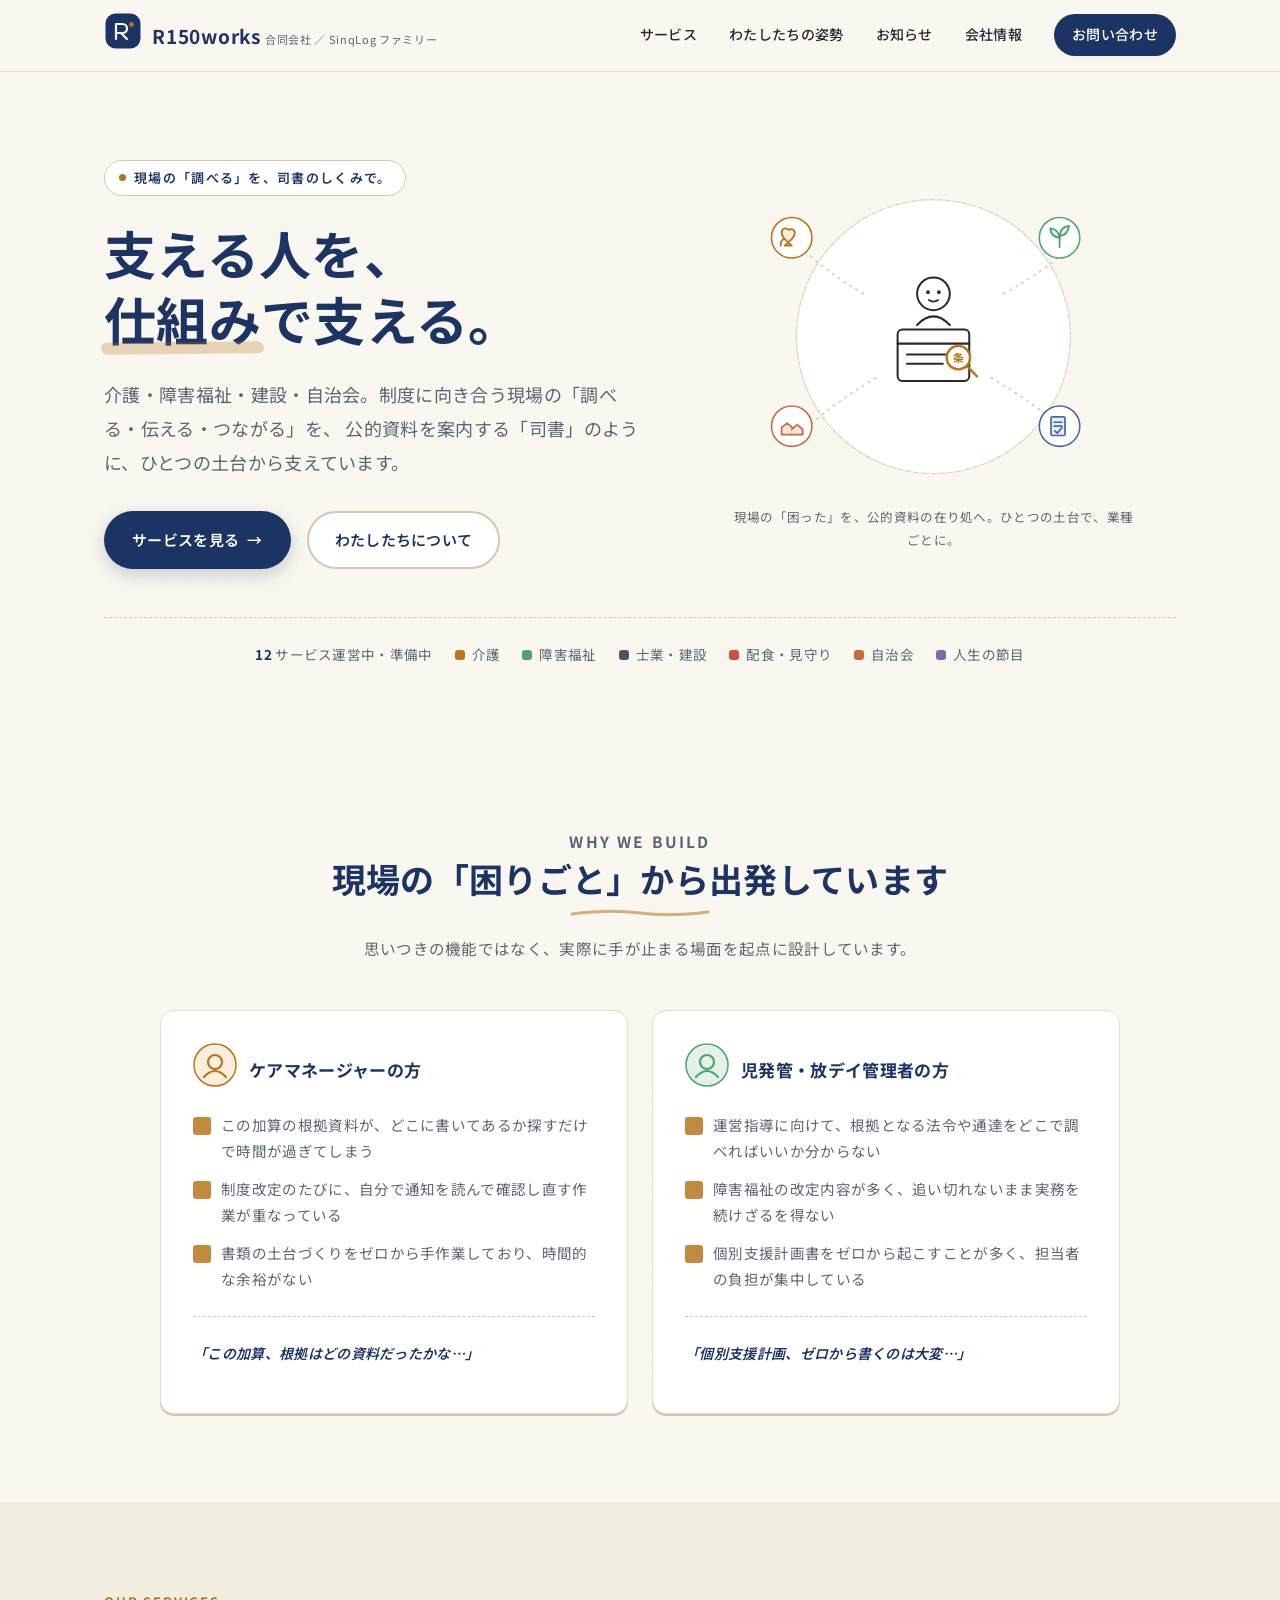
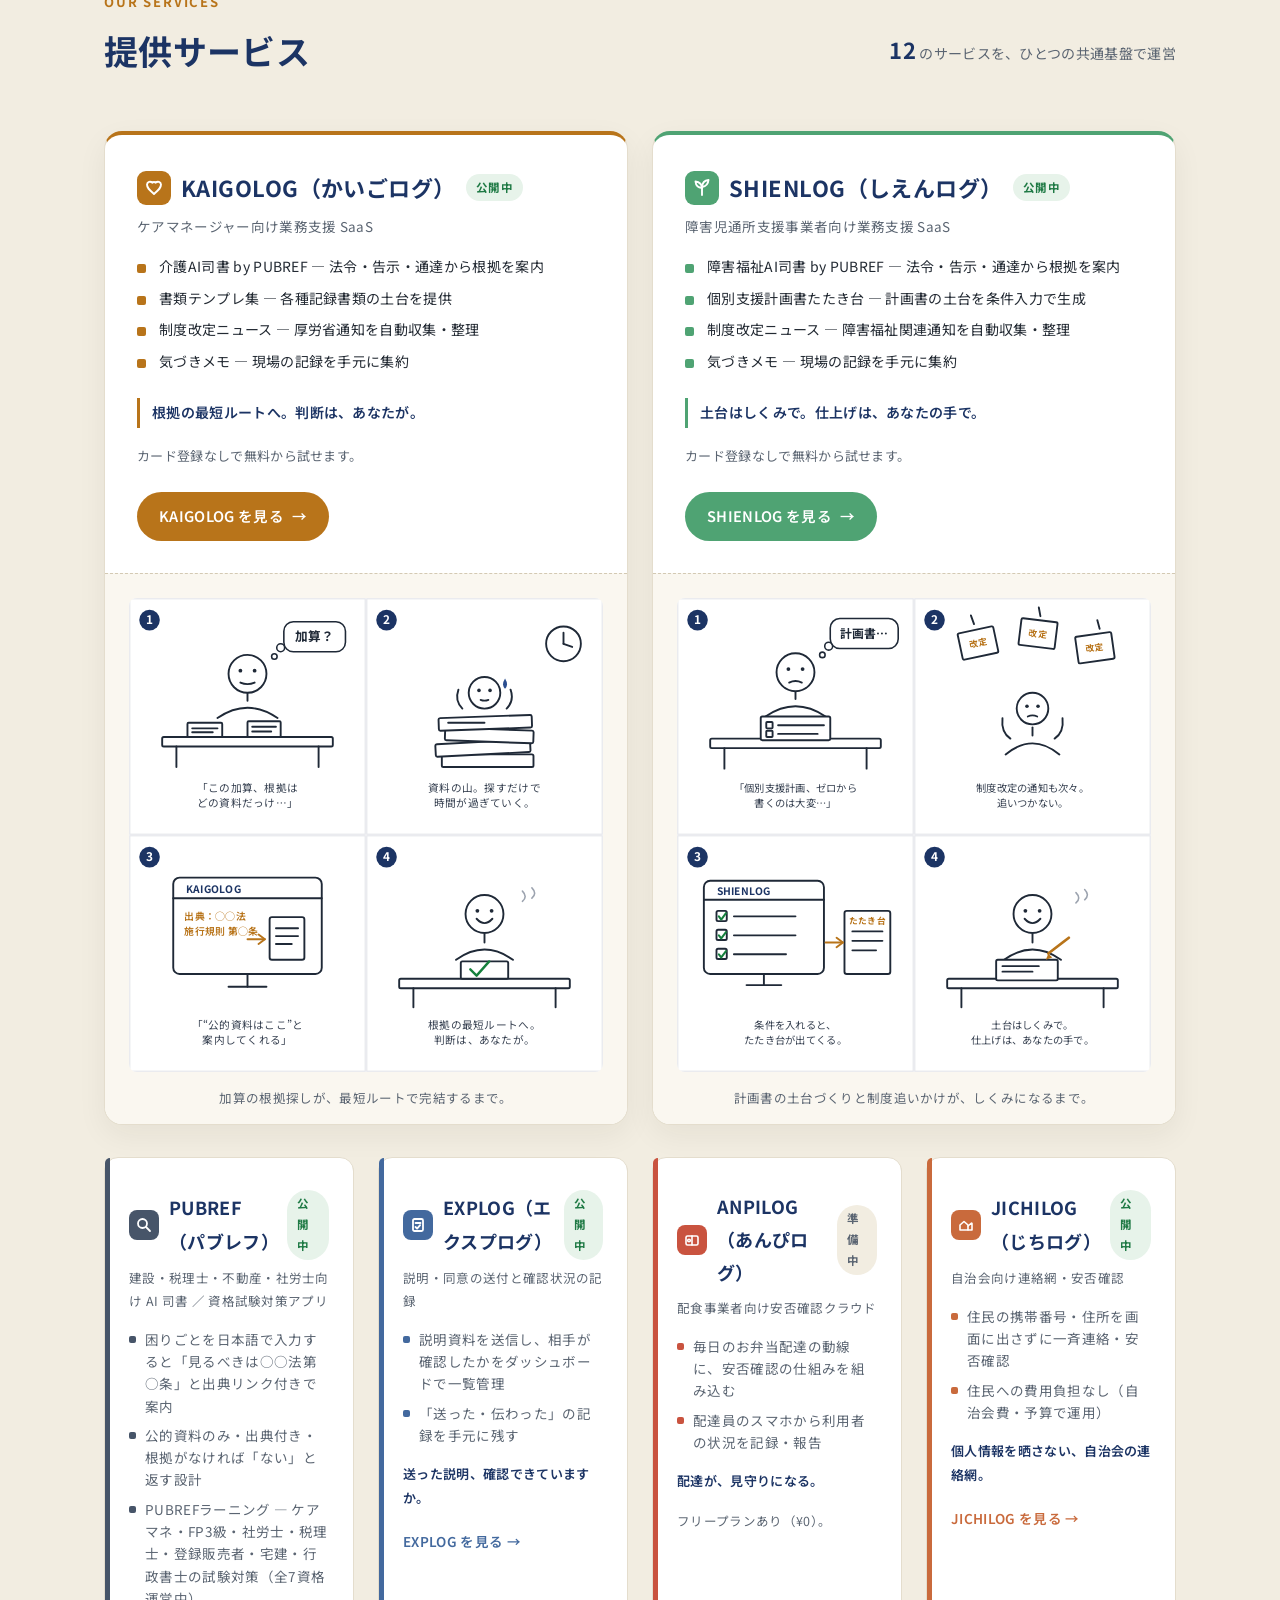
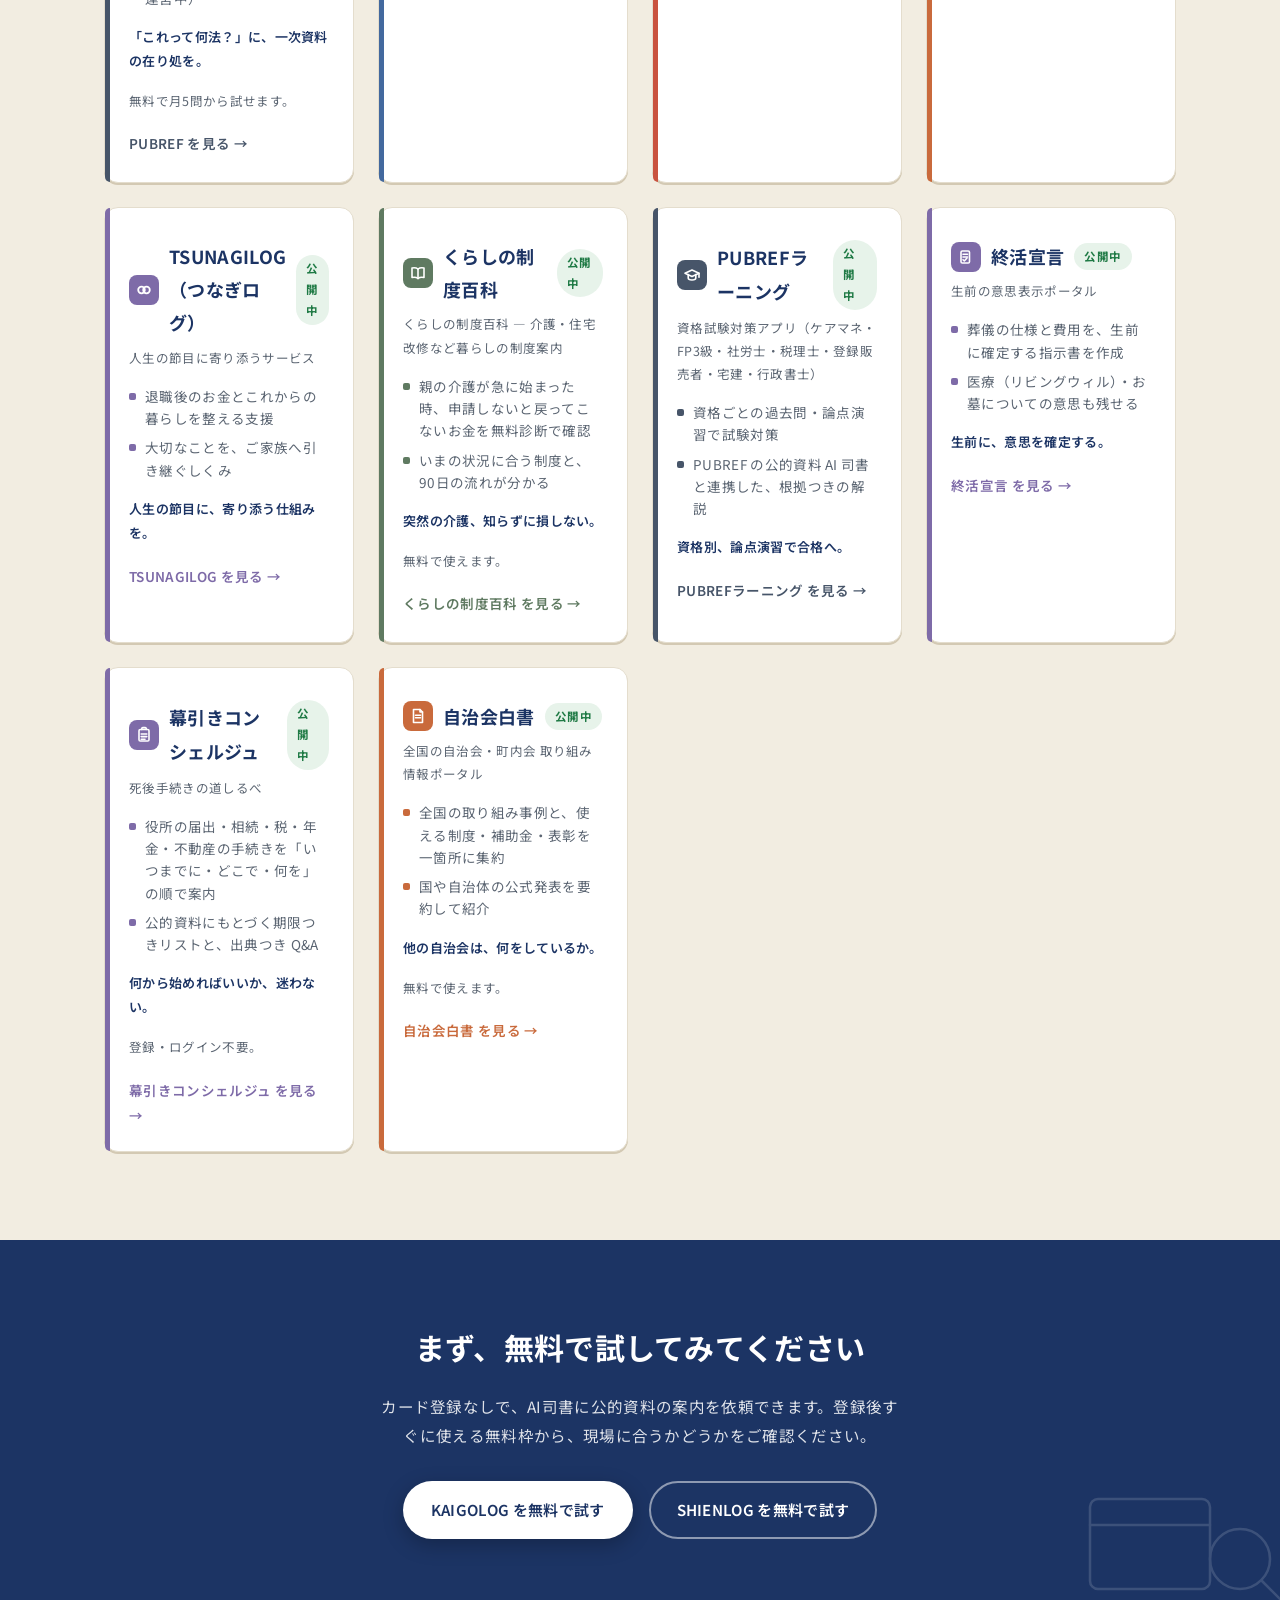
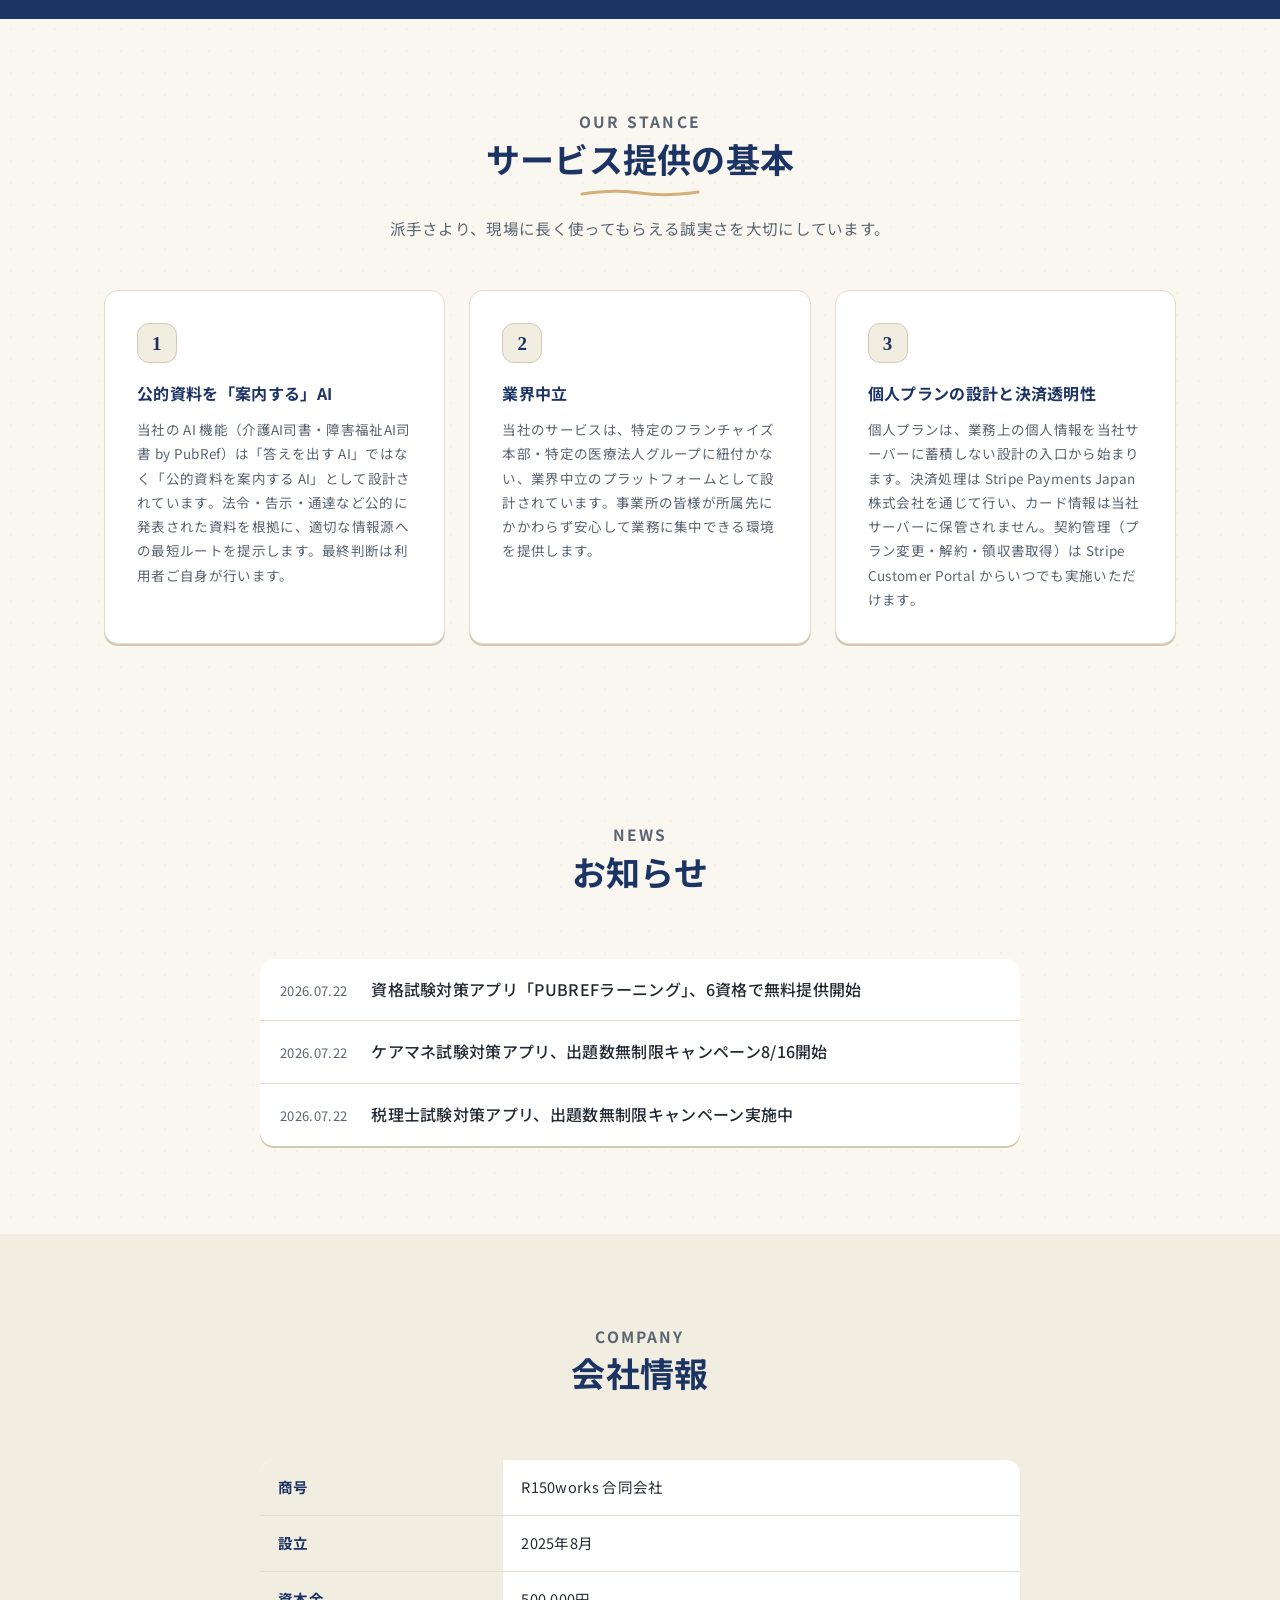
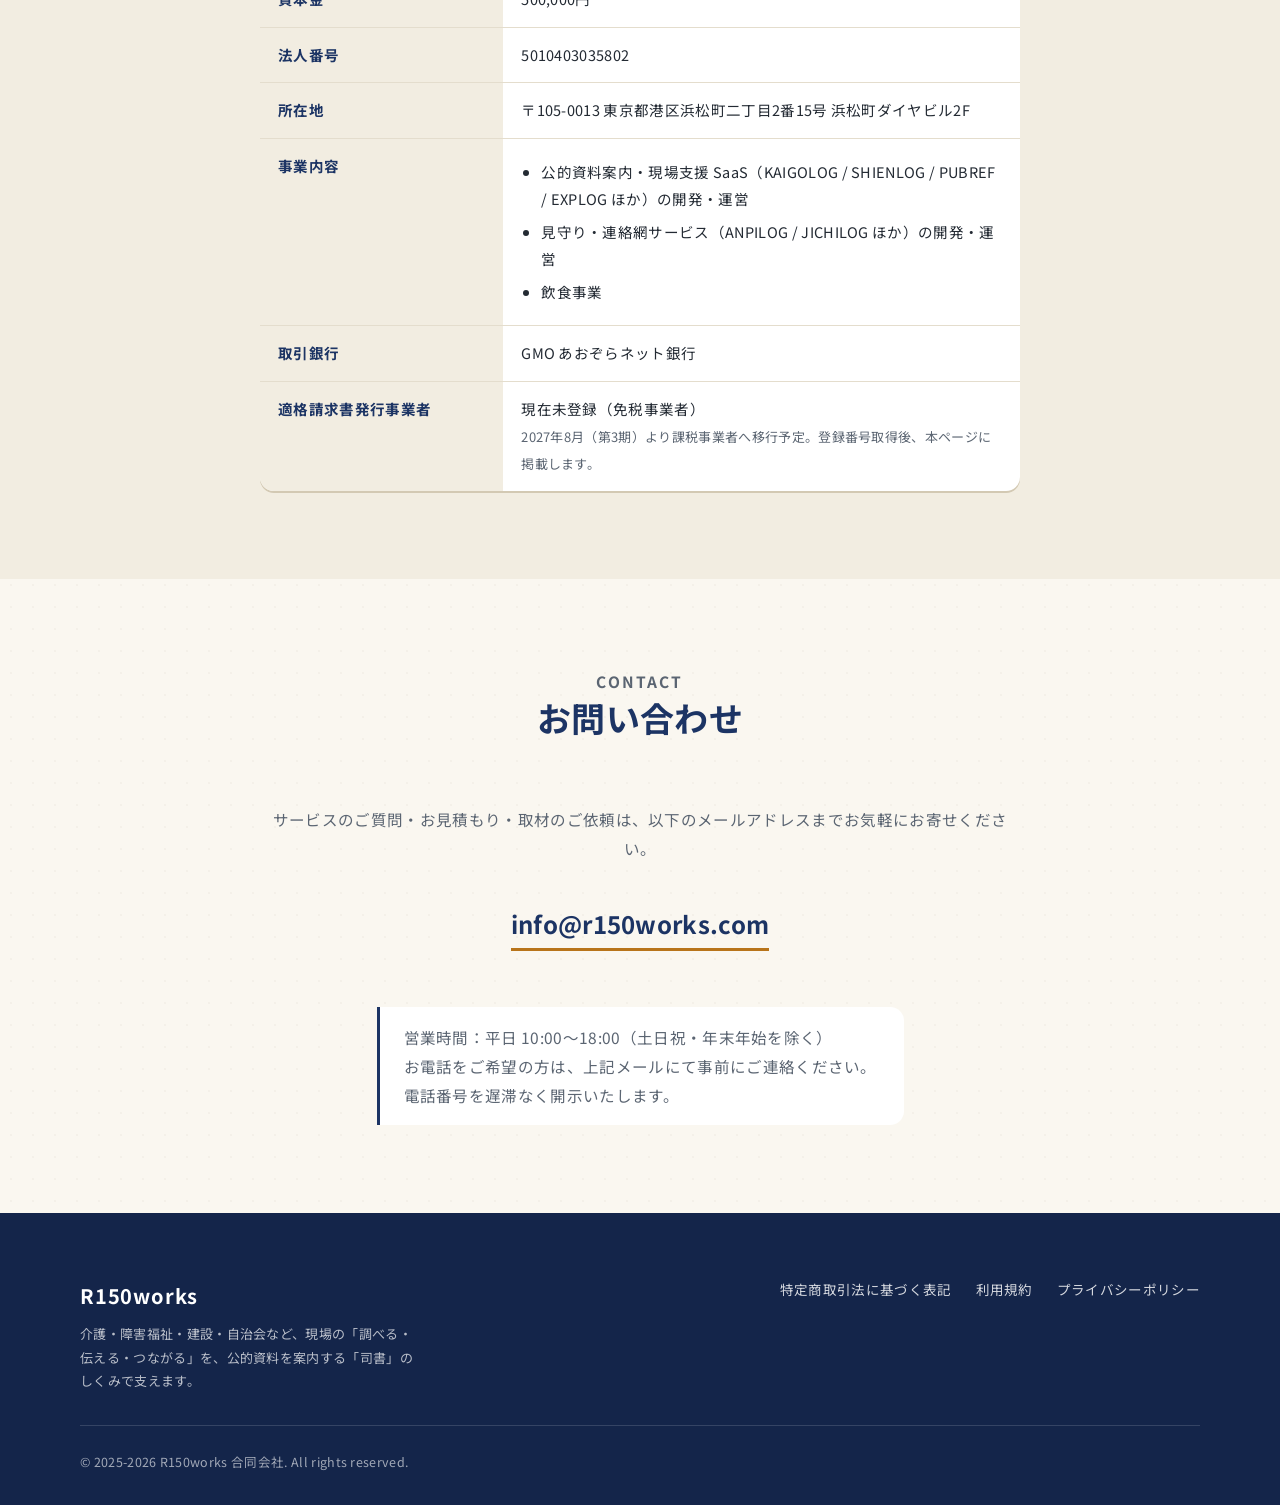
<file: index.html>
<!DOCTYPE html>
<html lang="ja">
<head>
<meta charset="UTF-8" />
<meta name="viewport" content="width=device-width, initial-scale=1.0" />
<title>R150works 合同会社 — 現場を支えるしくみを、つくる。</title>
<meta name="description" content="R150works 合同会社は、介護・障害福祉・建設・自治会など各現場の「調べる・伝える・つながる」を、公的資料を案内する「司書」のしくみで支える SaaS（SinqLog ファミリー）を開発・運営します。" />
<link rel="preconnect" href="https://fonts.googleapis.com">
<link rel="preconnect" href="https://fonts.gstatic.com" crossorigin>
<link href="https://fonts.googleapis.com/css2?family=Noto+Sans+JP:wght@400;500;600;700&display=swap" rel="stylesheet">
<style>
/* ============================================================
   R150works LP redesign v1 —「手描きの現場」
   方向性：温かい紙・手描き線画を全体の共通言語に。
   4コマ漫画の資産をサイトの"顔"へ引き上げる。
   ブランド：Primary #1c3464 維持／製品ごとの確定差し色を使用／
   Noto Sans JP／フォーマル寄り・絵文字なし・誇大表現なし。
   ============================================================ */

:root {
  --primary: #1c3464;
  --primary-dark: #14254a;
  --primary-light: #2a4d8f;
  --ink: #232a33;          /* 手描き線・本文の主色（真っ黒を避ける） */
  --ink-soft: #5b6572;
  --paper: #faf7f0;        /* 温かいオフホワイト紙 */
  --paper-deep: #f2ede1;   /* 一段濃い紙 */
  --card: #ffffff;
  --line: #e4ddcd;         /* 紙になじむ境界線 */
  --line-strong: #d3c9b3;

  /* 製品別 確定差し色（02_共通ブランド方針.md） */
  --kaigo:   #b8741a;
  --shien:   #4FA373;
  --pubref:  #475569;
  --explog:  #43699E;
  --anpi:    #C9533F;
  --jichi:   #C96A3C;
  --tsunagi: #7E6BA8;
  --kurashi: #5F7A61; /* KURASHILOG 確定差し色（02_共通ブランド方針.md 2026-07-13） */

  /* 余白スケール（4 の倍数で統一） */
  --s1: 4px;  --s2: 8px;  --s3: 16px; --s4: 24px;
  --s5: 32px; --s6: 48px; --s7: 64px; --s8: 96px;

  --wrap: 1120px;
  --wrap-text: 760px;
  --radius: 14px;
}

* { box-sizing: border-box; }

html { scroll-behavior: smooth; }

body {
  margin: 0;
  font-family: "Noto Sans JP", -apple-system, "Segoe UI", "Hiragino Sans", "Yu Gothic UI", sans-serif;
  color: var(--ink);
  background: var(--paper);
  line-height: 1.85;
  letter-spacing: 0.02em;
  font-size: 16px;
  /* 紙の微かな質感：薄いドット。過剰にしない。 */
  background-image: radial-gradient(rgba(120,100,60,0.045) 1px, transparent 1px);
  background-size: 22px 22px;
}

a { color: var(--primary); text-underline-offset: 3px; }

.wrap { max-width: var(--wrap); margin: 0 auto; padding: 0 var(--s4); }

/* ---------- ヘッダー ---------- */
.site-header {
  position: sticky; top: 0; z-index: 100;
  background: rgba(250,247,240,0.92);
  backdrop-filter: saturate(1.2) blur(6px);
  border-bottom: 1px solid var(--line);
}
.header-inner {
  max-width: var(--wrap); margin: 0 auto;
  padding: 12px var(--s4);
  display: flex; align-items: center; justify-content: space-between; gap: var(--s4);
  position: relative;
}
.nav-toggle {
  display: none; flex: 0 0 auto;
  flex-direction: column; justify-content: center; gap: 5px;
  width: 40px; height: 40px; padding: 8px; margin: 0;
  background: none; border: none; cursor: pointer;
}
.nav-toggle span { display: block; width: 100%; height: 2px; background: var(--primary); border-radius: 2px; }
.brand { display: flex; align-items: center; gap: 10px; text-decoration: none; }
.brand-mark { flex: 0 0 auto; }
.brand-name {
  font-weight: 700; font-size: 19px; color: var(--primary);
  letter-spacing: 0.04em;
}
.brand-sub { font-size: 11px; color: var(--ink-soft); letter-spacing: 0.06em; }

.site-nav { display: flex; align-items: center; gap: var(--s5); }
.site-nav a {
  color: var(--ink); text-decoration: none; font-size: 14px; font-weight: 500;
  white-space: nowrap; padding: 4px 0; position: relative;
}
.site-nav a:not(.nav-cta):hover { color: var(--primary); }
.site-nav a:not(.nav-cta)::after {
  content: ""; position: absolute; left: 0; bottom: -2px; width: 0; height: 2px;
  background: var(--kaigo); transition: width 0.2s;
}
.site-nav a:not(.nav-cta):hover::after { width: 100%; }
.nav-cta {
  background: var(--primary); color: #fff !important; border-radius: 999px;
  padding: 8px 18px !important; font-weight: 600;
}
.nav-cta:hover { background: var(--primary-light); }

/* ---------- ヒーロー ---------- */
.hero {
  position: relative; overflow: hidden;
  padding: clamp(48px, 8vw, 88px) 0 clamp(40px, 6vw, 72px);
}
.hero-grid {
  max-width: var(--wrap); margin: 0 auto; padding: 0 var(--s4);
  display: grid; grid-template-columns: 1.05fr 0.95fr; gap: clamp(24px, 4vw, 56px);
  align-items: center;
}
.hero-eyebrow {
  display: inline-flex; align-items: center; gap: 8px;
  font-size: 13px; font-weight: 600; letter-spacing: 0.1em; color: var(--primary);
  background: #fff; border: 1px solid var(--line-strong);
  padding: 5px 14px; border-radius: 999px; margin-bottom: var(--s4);
}
.hero-eyebrow .dot { width: 7px; height: 7px; border-radius: 50%; background: var(--kaigo); }
.hero h1 {
  font-size: clamp(30px, 5.4vw, 52px);
  font-weight: 700; line-height: 1.28; color: var(--primary);
  margin: 0 0 var(--s4); text-wrap: pretty;
}
.hero h1 .mark {
  position: relative; white-space: nowrap;
}
.hero h1 .mark::after {
  /* 手描き風の下線ストローク */
  content: ""; position: absolute; left: -2%; right: -2%; bottom: 2px; height: 12px;
  background: var(--kaigo); opacity: 0.28; border-radius: 8px 10px 7px 9px;
  transform: rotate(-0.6deg);
}
.hero .lead {
  font-size: clamp(15px, 1.8vw, 18px); color: var(--ink-soft);
  margin: 0 0 var(--s5); max-width: 30em; line-height: 1.9;
}
.hero-actions { display: flex; flex-wrap: wrap; gap: var(--s3); }
.btn {
  display: inline-flex; align-items: center; gap: 8px;
  text-decoration: none; font-weight: 600; font-size: 15px;
  padding: 13px 26px; border-radius: 999px; transition: transform .15s, background .2s, box-shadow .2s;
  border: 2px solid transparent;
}
.btn-primary { background: var(--primary); color: #fff; box-shadow: 0 6px 18px rgba(28,52,100,0.22); }
.btn-primary:hover { background: var(--primary-light); transform: translateY(-1px); }
.btn-ghost { background: #fff; color: var(--primary); border-color: var(--line-strong); }
.btn-ghost:hover { border-color: var(--primary); }
.btn .arrow { transition: transform .2s; }
.btn:hover .arrow { transform: translateX(3px); }

/* ヒーロー・イラスト（手描き線画のシーン） */
.hero-illust { position: relative; }
.hero-illust svg { width: 100%; height: auto; display: block; }
.hero-illust figcaption {
  font-size: 12.5px; color: var(--ink-soft); text-align: center; margin-top: var(--s3);
}

.hero-strip {
  max-width: var(--wrap); margin: clamp(28px, 4vw, 48px) auto 0; padding: 0 var(--s4);
}
.hero-strip-inner {
  display: flex; flex-wrap: wrap; gap: 10px 22px; justify-content: center;
  padding-top: var(--s4); border-top: 1px dashed var(--line-strong);
  font-size: 13.5px; color: var(--ink-soft);
}
.hero-strip-inner b { color: var(--primary); font-weight: 700; }
.chip { display: inline-flex; align-items: center; gap: 7px; }
.chip .sw { width: 10px; height: 10px; border-radius: 3px; }

/* ---------- セクション共通 ---------- */
.section { padding: clamp(56px, 8vw, 88px) 0; }
.section-alt { background: var(--paper-deep); }
.section-head { max-width: var(--wrap-text); margin: 0 auto var(--s6); text-align: center; }
.section-kicker {
  font-size: 13px; font-weight: 700; letter-spacing: 0.14em; color: var(--kaigo);
  margin: 0 0 var(--s2);
}
.section-head h2 {
  font-size: clamp(24px, 4vw, 34px); color: var(--primary); font-weight: 700;
  margin: 0 0 var(--s3); line-height: 1.35; text-wrap: pretty; position: relative;
  display: inline-block;
}
.section-head p { font-size: 15.5px; color: var(--ink-soft); margin: 0; }
.underline-sketch { display: block; margin: 6px auto 0; }

/* ---------- 困りごと ---------- */
.pain-row {
  display: grid; grid-template-columns: 1fr 1fr; gap: var(--s4);
  max-width: 960px; margin: 0 auto;
}
.pain-card {
  background: var(--card); border: 1px solid var(--line); border-radius: var(--radius);
  padding: var(--s5); position: relative;
  box-shadow: 0 2px 0 var(--line-strong);
}
.pain-card .who {
  display: flex; align-items: center; gap: 12px; margin-bottom: var(--s3);
}
.pain-card .who .face { flex: 0 0 auto; }
.pain-card .who h3 { margin: 0; font-size: 17px; color: var(--primary); font-weight: 700; }
.pain-card ul { margin: 0; padding-left: 0; list-style: none; }
.pain-card li {
  font-size: 14.5px; color: var(--ink-soft); line-height: 1.8; margin: 12px 0;
  display: flex; gap: 10px; align-items: flex-start;
}
.pain-card li::before {
  content: ""; flex: 0 0 auto; width: 18px; height: 18px; margin-top: 5px;
  background: var(--kaigo); opacity: 0.85;
  -webkit-mask: no-repeat center/contain; mask: no-repeat center/contain;
  border-radius: 3px;
}
.pain-quote {
  margin-top: var(--s4); padding-top: var(--s4); border-top: 1px dashed var(--line-strong);
  font-size: 14px; color: var(--primary); font-weight: 600; font-style: italic;
}

/* ---------- 製品 ---------- */
.products-head { display: flex; align-items: flex-end; justify-content: space-between; flex-wrap: wrap; gap: var(--s3); max-width: var(--wrap); margin: 0 auto var(--s6); padding: 0 var(--s4); }
.products-head .section-kicker { margin-bottom: 6px; }
.products-head h2 { font-size: clamp(24px, 4vw, 34px); color: var(--primary); margin: 0; font-weight: 700; }
.products-head .count { font-size: 14px; color: var(--ink-soft); }
.products-head .count b { color: var(--primary); font-size: 22px; font-weight: 700; }

/* 主役2製品：漫画つき横長カード */
.flagship-grid {
  max-width: var(--wrap); margin: 0 auto var(--s5); padding: 0 var(--s4);
  display: grid; grid-template-columns: 1fr 1fr; gap: var(--s4);
}
.flag-card {
  background: var(--card); border: 1px solid var(--line); border-radius: 18px;
  overflow: hidden; display: flex; flex-direction: column;
  box-shadow: 0 10px 30px rgba(40,30,10,0.06);
  --a: var(--kaigo);
  border-top: 4px solid var(--a);
}
.flag-card .body { padding: var(--s5); }
.flag-card .tag-row { display: flex; align-items: center; gap: 10px; margin-bottom: 6px; }
.flag-badge {
  width: 34px; height: 34px; border-radius: 9px; flex: 0 0 auto;
  background: var(--a); display: grid; place-items: center;
}
.flag-card h3 { margin: 0; font-size: 22px; color: var(--primary); font-weight: 700; letter-spacing: 0.02em; }
.status {
  font-size: 11.5px; font-weight: 700; padding: 3px 10px; border-radius: 999px;
  background: #e7f3ea; color: #1f7a45; letter-spacing: 0.04em;
}
.status.soon { background: var(--paper-deep); color: var(--ink-soft); }
.flag-card .role { font-size: 13.5px; color: var(--ink-soft); margin: 6px 0 var(--s3); }
.flag-card .feat { list-style: none; margin: 0 0 var(--s4); padding: 0; }
.flag-card .feat li {
  font-size: 14px; color: var(--ink); line-height: 1.7; margin: 8px 0;
  padding-left: 22px; position: relative;
}
.flag-card .feat li::before {
  content: ""; position: absolute; left: 0; top: 9px; width: 9px; height: 9px;
  border-radius: 2px; background: var(--a);
}
.flag-tagline {
  font-size: 14px; color: var(--primary); font-weight: 600;
  border-left: 3px solid var(--a); padding: 2px 0 2px 12px; margin: 0 0 var(--s3);
}
.flag-note { font-size: 13px; color: var(--ink-soft); margin: 0 0 var(--s4); }
.flag-link {
  display: inline-flex; align-items: center; gap: 8px; text-decoration: none;
  font-weight: 600; font-size: 14.5px; color: #fff; background: var(--a);
  padding: 11px 22px; border-radius: 999px; transition: transform .15s, filter .2s;
}
.flag-link:hover { filter: brightness(1.06); transform: translateY(-1px); }
.flag-link .arrow { transition: transform .2s; }
.flag-link:hover .arrow { transform: translateX(3px); }

.comic {
  margin: 0; padding: var(--s4) var(--s4) var(--s3);
  background: var(--paper); border-top: 1px dashed var(--line-strong);
}
.comic svg { display: block; width: 100%; height: auto; border-radius: 8px; }
.comic figcaption {
  font-size: 12.5px; color: var(--ink-soft); text-align: center;
  padding: var(--s3) var(--s2) 0; line-height: 1.6;
}

/* 他5製品：差し色つきコンパクトカード */
.mini-grid {
  max-width: var(--wrap); margin: 0 auto; padding: 0 var(--s4);
  display: grid; grid-template-columns: repeat(auto-fit, minmax(250px, 1fr)); gap: var(--s4);
}
.mini-card {
  background: var(--card); border: 1px solid var(--line); border-radius: var(--radius);
  padding: var(--s5) var(--s4) var(--s4); position: relative;
  --a: var(--pubref); transition: transform .15s, box-shadow .2s;
  box-shadow: 0 2px 0 var(--line-strong);
}
.mini-card:hover { transform: translateY(-3px); box-shadow: 0 12px 26px rgba(40,30,10,0.08); }
.mini-card::before {
  content: ""; position: absolute; left: 0; top: 0; bottom: 0; width: 5px;
  background: var(--a); border-radius: var(--radius) 0 0 var(--radius);
}
.mini-top { display: flex; align-items: center; gap: 10px; margin-bottom: 6px; }
.mini-badge { width: 30px; height: 30px; border-radius: 8px; background: var(--a); flex: 0 0 auto; display: grid; place-items: center; }
.mini-card h3 { margin: 0; font-size: 18px; color: var(--primary); font-weight: 700; }
.mini-card .role { font-size: 12.5px; color: var(--ink-soft); margin: 4px 0 var(--s3); }
.mini-card .feat { list-style: none; padding: 0; margin: 0 0 var(--s3); }
.mini-card .feat li { font-size: 13.5px; color: var(--ink-soft); line-height: 1.65; margin: 7px 0; padding-left: 16px; position: relative; }
.mini-card .feat li::before { content: ""; position: absolute; left: 0; top: 8px; width: 7px; height: 7px; border-radius: 2px; background: var(--a); }
.mini-tag { font-size: 13px; color: var(--primary); font-weight: 600; margin: 0 0 var(--s3); }
.mini-note { font-size: 12.5px; color: var(--ink-soft); margin: 0 0 var(--s3); }
.mini-link { text-decoration: none; font-weight: 600; font-size: 13.5px; color: var(--a); display: inline-flex; align-items: center; gap: 6px; }
.mini-link:hover { text-decoration: underline; }
.mini-link.disabled { color: var(--ink-soft); pointer-events: none; }

/* ---------- 無料導線 ---------- */
.cta-band {
  background: var(--primary); color: #fff; position: relative; overflow: hidden;
}
.cta-inner {
  max-width: var(--wrap-text); margin: 0 auto; padding: clamp(48px,7vw,80px) var(--s4);
  text-align: center; position: relative; z-index: 1;
}
.cta-inner h2 { font-size: clamp(22px, 3.5vw, 30px); font-weight: 700; margin: 0 0 var(--s3); color: #fff; }
.cta-inner p { font-size: 15.5px; color: rgba(255,255,255,0.86); margin: 0 auto var(--s5); max-width: 34em; }
.cta-actions { display: flex; flex-wrap: wrap; gap: var(--s3); justify-content: center; }
.cta-actions .btn-primary { background: #fff; color: var(--primary); box-shadow: 0 6px 20px rgba(0,0,0,0.25); }
.cta-actions .btn-primary:hover { background: #f2ede1; }
.cta-actions .btn-ghost { background: transparent; color: #fff; border-color: rgba(255,255,255,0.5); }
.cta-actions .btn-ghost:hover { border-color: #fff; background: rgba(255,255,255,0.08); }
.cta-band .bg-illust { position: absolute; right: -30px; bottom: -20px; opacity: 0.14; z-index: 0; }

/* ---------- 3つの約束 ---------- */
.promise-grid {
  max-width: var(--wrap); margin: 0 auto; padding: 0 var(--s4);
  display: grid; grid-template-columns: repeat(auto-fit, minmax(280px, 1fr)); gap: var(--s4);
}
.promise {
  background: var(--card); border: 1px solid var(--line); border-radius: var(--radius);
  padding: var(--s5); box-shadow: 0 2px 0 var(--line-strong);
}
.promise .num {
  display: inline-grid; place-items: center; width: 40px; height: 40px; border-radius: 12px;
  background: var(--paper-deep); color: var(--primary); font-weight: 700; font-size: 19px;
  font-family: Georgia, serif; margin-bottom: var(--s3);
  border: 1px solid var(--line-strong);
}
.promise h3 { margin: 0 0 var(--s2); font-size: 16px; color: var(--primary); font-weight: 700; }
.promise p { margin: 0; font-size: 13.5px; color: var(--ink-soft); line-height: 1.8; }

/* ---------- お知らせ ---------- */
.news-list { list-style: none; margin: 0 auto; padding: 0; max-width: var(--wrap-text); background: var(--card); border-radius: var(--radius); box-shadow: 0 2px 0 var(--line-strong); overflow: hidden; }
.news-list li { display: flex; align-items: baseline; gap: var(--s4); padding: 16px 20px; border-bottom: 1px solid var(--line); }
.news-list li:last-child { border-bottom: none; }
.news-date { flex: 0 0 auto; font-size: 13px; color: var(--ink-soft); font-variant-numeric: tabular-nums; }
.news-list a { color: var(--ink); font-weight: 500; text-decoration: none; }
.news-list a:hover { color: var(--primary); text-decoration: underline; }
@media (max-width: 640px) {
  .news-list li { flex-direction: column; gap: 4px; padding: 14px 16px; }
}

/* ---------- 会社情報 ---------- */
.info-table { width: 100%; max-width: var(--wrap-text); margin: 0 auto; border-collapse: collapse; font-size: 14.5px; background: var(--card); border-radius: var(--radius); overflow: hidden; box-shadow: 0 2px 0 var(--line-strong); }
.info-table th { text-align: left; padding: 14px 18px; background: var(--paper-deep); border-bottom: 1px solid var(--line); width: 32%; vertical-align: top; font-weight: 700; color: var(--primary); white-space: nowrap; }
.info-table td { padding: 14px 18px; border-bottom: 1px solid var(--line); color: var(--ink); }
.info-table tr:last-child th, .info-table tr:last-child td { border-bottom: none; }
.info-table ul { margin: 0; padding-left: 20px; }
.info-table li { margin: 6px 0; }

/* ---------- お問い合わせ ---------- */
.contact-inner { max-width: var(--wrap-text); margin: 0 auto; text-align: center; }
.contact-inner p { font-size: 15.5px; color: var(--ink-soft); }
.mail {
  display: inline-block; font-size: clamp(19px, 3vw, 24px); font-weight: 700; color: var(--primary);
  margin: var(--s4) 0; text-decoration: none; border-bottom: 3px solid var(--kaigo);
  padding-bottom: 2px;
}
.contact-note { font-size: 13px; color: var(--ink-soft); text-align: left; background: var(--card); border-left: 3px solid var(--primary); border-radius: 0 var(--radius) var(--radius) 0; padding: var(--s3) var(--s4); margin: var(--s5) auto 0; max-width: 34em; }

/* ---------- フッター ---------- */
.site-footer { background: var(--primary-dark); color: #fff; padding: var(--s7) var(--s4) var(--s5); }
.footer-inner { max-width: var(--wrap); margin: 0 auto; }
.footer-top { display: flex; flex-wrap: wrap; justify-content: space-between; gap: var(--s5); padding-bottom: var(--s5); border-bottom: 1px solid rgba(255,255,255,0.14); }
.footer-brand .brand-name { color: #fff; font-size: 20px; }
.footer-brand p { font-size: 13px; color: rgba(255,255,255,0.7); margin: var(--s2) 0 0; max-width: 26em; line-height: 1.8; }
.footer-nav { display: flex; flex-wrap: wrap; gap: 12px 24px; align-items: flex-start; }
.footer-nav a { color: rgba(255,255,255,0.82); text-decoration: none; font-size: 13.5px; }
.footer-nav a:hover { color: #fff; text-decoration: underline; }
.copyright { font-size: 12.5px; color: rgba(255,255,255,0.6); padding-top: var(--s4); }

/* ---------- モバイル ---------- */
@media (max-width: 860px) {
  .hero-grid { grid-template-columns: 1fr; }
  .hero-illust { max-width: 460px; margin: var(--s5) auto 0; }
  .pain-row { grid-template-columns: 1fr; }
  .flagship-grid { grid-template-columns: 1fr; }
}
@media (max-width: 640px) {
  body { font-size: 15.5px; }
  .wrap { padding: 0 var(--s3); }
  .header-inner { padding: 10px var(--s3); }
  .brand-sub { display: none; }
  .nav-toggle { display: flex; }
  .site-nav {
    position: absolute; top: 100%; left: 0; right: 0;
    flex-direction: column; align-items: stretch; gap: 0;
    background: var(--paper); border-bottom: 1px solid var(--line);
    box-shadow: 0 8px 16px rgba(30,25,10,0.08);
    max-height: 0; overflow: hidden; transition: max-height .25s ease;
  }
  .site-nav.open { max-height: 320px; }
  .site-nav a { font-size: 15px; padding: 14px var(--s4); border-bottom: 1px solid var(--line); }
  .site-nav a:not(.nav-cta)::after { display: none; }
  .nav-cta { display: block; margin: var(--s3) var(--s4); text-align: center; border-bottom: none !important; }
  .hero-actions .btn { flex: 1 1 auto; justify-content: center; }
  .cta-actions .btn { width: 100%; justify-content: center; }
  .info-table th { width: 38%; font-size: 13px; padding: 12px 14px; white-space: normal; }
  .info-table td { padding: 12px 14px; }
  .footer-top { flex-direction: column; }
  .mini-card .role, .mini-note, .hero-illust figcaption, .comic figcaption { font-size: 13.5px; }
  .mini-link { padding: 10px 4px; min-height: 44px; }
  .flag-link { padding: 13px 22px; }
  .footer-nav a { display: inline-block; padding: 8px 0; }
  .copyright { color: rgba(255,255,255,0.72); }
}
</style>
</head>
<body>

<!-- ============ ヘッダー ============ -->
<header class="site-header">
  <div class="header-inner">
    <a href="#top" class="brand">
      <span class="brand-mark" aria-hidden="true">
        <!-- 手描き風モノグラム：紙の印章イメージ -->
        <svg width="38" height="38" viewBox="0 0 38 38" xmlns="http://www.w3.org/2000/svg">
          <rect x="1.5" y="1.5" width="35" height="35" rx="10" fill="#1c3464"/>
          <g stroke="#faf7f0" stroke-width="2.2" fill="none" stroke-linecap="round" stroke-linejoin="round">
            <path d="M12 27 V12 h6.5 a4.5 4.5 0 0 1 0 9 H12"/>
            <path d="M17 21 l6 6"/>
          </g>
          <circle cx="27.5" cy="12.5" r="2.4" fill="#b8741a"/>
        </svg>
      </span>
      <span>
        <span class="brand-name">R150works</span>
        <span class="brand-sub">合同会社 ／ SinqLog ファミリー</span>
      </span>
    </a>
    <button type="button" class="nav-toggle" aria-label="メニューを開く" aria-expanded="false" aria-controls="site-nav">
      <span></span><span></span><span></span>
    </button>
    <nav class="site-nav" id="site-nav" aria-label="グローバルナビ">
      <a href="#products">サービス</a>
      <a href="#promise">わたしたちの姿勢</a>
      <a href="#news">お知らせ</a>
      <a href="#company">会社情報</a>
      <a href="#contact" class="nav-cta">お問い合わせ</a>
    </nav>
  </div>
</header>
<script>
(function () {
  var toggle = document.querySelector('.nav-toggle');
  var nav = document.getElementById('site-nav');
  if (!toggle || !nav) return;
  toggle.addEventListener('click', function () {
    var open = nav.classList.toggle('open');
    toggle.setAttribute('aria-expanded', open ? 'true' : 'false');
  });
  nav.querySelectorAll('a').forEach(function (a) {
    a.addEventListener('click', function () {
      nav.classList.remove('open');
      toggle.setAttribute('aria-expanded', 'false');
    });
  });
})();
</script>

<!-- ============ ヒーロー ============ -->
<section class="hero" id="top">
  <div class="hero-grid">
    <div class="hero-copy">
      <span class="hero-eyebrow"><span class="dot"></span>現場の「調べる」を、司書のしくみで。</span>
      <h1>支える人を、<br><span class="mark">仕組み</span>で支える。</h1>
      <p class="lead">
        介護・障害福祉・建設・自治会。制度に向き合う現場の「調べる・伝える・つながる」を、
        公的資料を案内する「司書」のように、ひとつの土台から支えています。
      </p>
      <div class="hero-actions">
        <a href="#products" class="btn btn-primary">サービスを見る <span class="arrow" aria-hidden="true">→</span></a>
        <a href="#company" class="btn btn-ghost">わたしたちについて</a>
      </div>
    </div>

    <!-- 手描き線画のヒーロー・シーン（サイトの顔） -->
    <figure class="hero-illust">
      <svg viewBox="0 0 520 400" xmlns="http://www.w3.org/2000/svg" role="img" aria-label="各現場の困りごとを、公的資料の案内でつなぐ様子を描いた線画イラスト">
        <!-- 背景の柔らかい円 -->
        <circle cx="260" cy="205" r="176" fill="#fff" stroke="#e4ddcd" stroke-width="1.5"/>
        <circle cx="260" cy="205" r="176" fill="none" stroke="#d3c9b3" stroke-width="1.5" stroke-dasharray="2 9"/>

        <!-- 中央：司書＝虫眼鏡で資料を案内するデスク -->
        <g stroke="#232a33" stroke-width="2.6" fill="none" stroke-linecap="round" stroke-linejoin="round">
          <!-- デスク上の資料 -->
          <rect x="214" y="196" width="92" height="66" rx="6" fill="#fff"/>
          <line x1="214" y1="214" x2="306" y2="214"/>
          <line x1="226" y1="228" x2="284" y2="228"/>
          <line x1="226" y1="240" x2="272" y2="240"/>
          <!-- 人物（司書） -->
          <circle cx="260" cy="150" r="21" fill="#fff"/>
          <path d="M239 190 q21 -22 42 0" fill="#fff"/>
        </g>
        <circle cx="253" cy="148" r="2.4" fill="#232a33"/>
        <circle cx="267" cy="148" r="2.4" fill="#232a33"/>
        <path d="M254 158 q6 4 12 0" stroke="#232a33" stroke-width="2.2" fill="none" stroke-linecap="round"/>
        <!-- 虫眼鏡（アンバー） -->
        <g stroke="#b8741a" stroke-width="3" fill="none" stroke-linecap="round">
          <circle cx="292" cy="232" r="15" fill="#fff"/>
          <line x1="303" y1="243" x2="316" y2="256"/>
        </g>
        <text x="292" y="237" text-anchor="middle" font-size="14" fill="#b8741a" font-weight="700" font-family="'Noto Sans JP',sans-serif">条</text>

        <!-- 4隅の現場ヴィネット＋つなぐ点線 -->
        <!-- 介護：手＋ハート（左上・アンバー） -->
        <path d="M170 150 Q120 120 96 96" stroke="#d3c9b3" stroke-width="2" fill="none" stroke-dasharray="2 7" stroke-linecap="round"/>
        <g transform="translate(58,58)">
          <circle cx="20" cy="20" r="26" fill="#fff" stroke="#b8741a" stroke-width="2"/>
          <g stroke="#b8741a" stroke-width="2.4" fill="none" stroke-linecap="round" stroke-linejoin="round">
            <path d="M20 30 c-8 -7 -13 -11 -13 -17 a5 5 0 0 1 9 -3 a5 5 0 0 1 8 3 c0 6 -5 10 -13 17 Z" fill="#fbeede"/>
            <path d="M9 22 q-4 3 -3 8"/>
          </g>
        </g>
        <!-- 障害児支援：芽（右上・グリーン） -->
        <path d="M350 150 Q404 120 428 96" stroke="#d3c9b3" stroke-width="2" fill="none" stroke-dasharray="2 7" stroke-linecap="round"/>
        <g transform="translate(402,58)">
          <circle cx="20" cy="20" r="26" fill="#fff" stroke="#4FA373" stroke-width="2"/>
          <g stroke="#4FA373" stroke-width="2.4" fill="none" stroke-linecap="round" stroke-linejoin="round">
            <path d="M20 32 V16"/>
            <path d="M20 20 q-11 -1 -12 -12 q11 1 12 12" fill="#e3f1e9"/>
            <path d="M20 18 q11 -2 12 -13 q-11 1 -12 13" fill="#e3f1e9"/>
          </g>
        </g>
        <!-- 自治会：家並み（左下・テラコッタ） -->
        <path d="M186 258 Q130 292 100 320" stroke="#d3c9b3" stroke-width="2" fill="none" stroke-dasharray="2 7" stroke-linecap="round"/>
        <g transform="translate(58,300)">
          <circle cx="20" cy="20" r="26" fill="#fff" stroke="#C96A3C" stroke-width="2"/>
          <g stroke="#C96A3C" stroke-width="2.2" fill="none" stroke-linecap="round" stroke-linejoin="round">
            <path d="M7 22 l7 -6 l7 6 v9 h-14 Z" fill="#f7e6dc"/>
            <path d="M20 24 l7 -6 l7 6 v7 h-14" fill="#f7e6dc"/>
          </g>
        </g>
        <!-- 説明・確認：資料＋チェック（右下・スレートブルー） -->
        <path d="M334 258 Q392 292 422 320" stroke="#d3c9b3" stroke-width="2" fill="none" stroke-dasharray="2 7" stroke-linecap="round"/>
        <g transform="translate(402,300)">
          <circle cx="20" cy="20" r="26" fill="#fff" stroke="#43699E" stroke-width="2"/>
          <g stroke="#43699E" stroke-width="2.2" fill="none" stroke-linecap="round" stroke-linejoin="round">
            <rect x="9" y="8" width="18" height="24" rx="2" fill="#e5edf5"/>
            <line x1="13" y1="15" x2="23" y2="15"/><line x1="13" y1="20" x2="23" y2="20"/>
            <path d="M14 26 l3 3 l6 -7"/>
          </g>
        </g>
      </svg>
      <figcaption>現場の「困った」を、公的資料の在り処へ。ひとつの土台で、業種ごとに。</figcaption>
    </figure>
  </div>

  <div class="hero-strip">
    <div class="hero-strip-inner">
      <span><b>12</b> サービス運営中・準備中</span>
      <span class="chip"><span class="sw" style="background:var(--kaigo)"></span>介護</span>
      <span class="chip"><span class="sw" style="background:var(--shien)"></span>障害福祉</span>
      <span class="chip"><span class="sw" style="background:var(--pubref)"></span>士業・建設</span>
      <span class="chip"><span class="sw" style="background:var(--anpi)"></span>配食・見守り</span>
      <span class="chip"><span class="sw" style="background:var(--jichi)"></span>自治会</span>
      <span class="chip"><span class="sw" style="background:var(--tsunagi)"></span>人生の節目</span>
    </div>
  </div>
</section>

<!-- ============ 困りごと ============ -->
<section class="section">
  <div class="section-head">
    <p class="section-kicker">WHY WE BUILD</p>
    <h2>現場の「困りごと」から出発しています
      <svg class="underline-sketch" width="140" height="10" viewBox="0 0 140 10" aria-hidden="true"><path d="M2 6 Q40 1 70 5 T138 4" stroke="#b8741a" stroke-width="3" fill="none" stroke-linecap="round" opacity="0.55"/></svg>
    </h2>
    <p>思いつきの機能ではなく、実際に手が止まる場面を起点に設計しています。</p>
  </div>

  <div class="pain-row">
    <div class="pain-card">
      <div class="who">
        <span class="face" aria-hidden="true">
          <svg width="44" height="44" viewBox="0 0 44 44"><circle cx="22" cy="22" r="21" fill="#fbeede" stroke="#b8741a" stroke-width="1.5"/><g stroke="#b8741a" stroke-width="2.2" fill="none" stroke-linecap="round" stroke-linejoin="round"><circle cx="22" cy="19" r="7"/><path d="M11 34 q11 -12 22 0"/></g></svg>
        </span>
        <h3>ケアマネージャーの方</h3>
      </div>
      <ul>
        <li>この加算の根拠資料が、どこに書いてあるか探すだけで時間が過ぎてしまう</li>
        <li>制度改定のたびに、自分で通知を読んで確認し直す作業が重なっている</li>
        <li>書類の土台づくりをゼロから手作業しており、時間的な余裕がない</li>
      </ul>
      <p class="pain-quote">「この加算、根拠はどの資料だったかな…」</p>
    </div>

    <div class="pain-card">
      <div class="who">
        <span class="face" aria-hidden="true">
          <svg width="44" height="44" viewBox="0 0 44 44"><circle cx="22" cy="22" r="21" fill="#e3f1e9" stroke="#4FA373" stroke-width="1.5"/><g stroke="#4FA373" stroke-width="2.2" fill="none" stroke-linecap="round" stroke-linejoin="round"><circle cx="22" cy="19" r="7"/><path d="M11 34 q11 -12 22 0"/></g></svg>
        </span>
        <h3>児発管・放デイ管理者の方</h3>
      </div>
      <ul>
        <li>運営指導に向けて、根拠となる法令や通達をどこで調べればいいか分からない</li>
        <li>障害福祉の改定内容が多く、追い切れないまま実務を続けざるを得ない</li>
        <li>個別支援計画書をゼロから起こすことが多く、担当者の負担が集中している</li>
      </ul>
      <p class="pain-quote">「個別支援計画、ゼロから書くのは大変…」</p>
    </div>
  </div>
</section>

<!-- ============ 製品 ============ -->
<section class="section section-alt" id="products">
  <div class="products-head">
    <div>
      <p class="section-kicker">OUR SERVICES</p>
      <h2>提供サービス</h2>
    </div>
    <p class="count"><b>12</b> のサービスを、ひとつの共通基盤で運営</p>
  </div>

  <!-- 主役2製品：4コマ漫画つき -->
  <div class="flagship-grid">

    <!-- KaigoLog -->
    <article class="flag-card" style="--a: var(--kaigo);">
      <div class="body">
        <div class="tag-row">
          <span class="flag-badge" aria-hidden="true">
            <svg width="20" height="20" viewBox="0 0 20 20"><g stroke="#fff" stroke-width="1.9" fill="none" stroke-linecap="round" stroke-linejoin="round"><path d="M10 16 c-4.5 -4 -7 -6 -7 -9.5 a3 3 0 0 1 5.2 -1.8 a3 3 0 0 1 3.6 0 A3 3 0 0 1 17 6.5 C17 10 14.5 12 10 16 Z"/></g></svg>
          </span>
          <h3>KAIGOLOG（かいごログ）</h3>
          <span class="status">公開中</span>
        </div>
        <p class="role">ケアマネージャー向け業務支援 SaaS</p>
        <ul class="feat">
          <li>介護AI司書 by PUBREF — 法令・告示・通達から根拠を案内</li>
          <li>書類テンプレ集 — 各種記録書類の土台を提供</li>
          <li>制度改定ニュース — 厚労省通知を自動収集・整理</li>
          <li>気づきメモ — 現場の記録を手元に集約</li>
        </ul>
        <p class="flag-tagline">根拠の最短ルートへ。判断は、あなたが。</p>
        <p class="flag-note">カード登録なしで無料から試せます。</p>
        <a href="https://kaigolog.net/" class="flag-link">KAIGOLOG を見る <span class="arrow" aria-hidden="true">→</span></a>
      </div>

      <figure class="comic" aria-label="KAIGOLOG で加算の根拠探しが最短ルートになる4コマ漫画">
        <svg viewBox="0 0 600 600" width="100%" xmlns="http://www.w3.org/2000/svg" role="img" aria-label="KAIGOLOG 4コマ漫画" font-family="'Noto Sans JP',-apple-system,sans-serif">
          <rect x="0" y="0" width="600" height="600" fill="#ffffff"/>
          <g stroke="#e5e7eb" stroke-width="1.5" fill="none">
            <rect x="1" y="1" width="298" height="298"/><rect x="301" y="1" width="298" height="298"/>
            <rect x="1" y="301" width="298" height="298"/><rect x="301" y="301" width="298" height="298"/>
          </g>
          <g transform="translate(0,0)">
            <circle cx="26" cy="28" r="13" fill="#1c3464"/><text x="26" y="33" text-anchor="middle" fill="#fff" font-size="15" font-weight="700">1</text>
            <g stroke="#1f2937" stroke-width="2.4" fill="none" stroke-linecap="round" stroke-linejoin="round">
              <path d="M112 152 Q150 126 188 152"/><line x1="150" y1="120" x2="150" y2="130"/>
              <rect x="42" y="176" width="216" height="12" rx="2" fill="#fff"/>
              <line x1="60" y1="188" x2="60" y2="214"/><line x1="240" y1="188" x2="240" y2="214"/>
              <rect x="74" y="158" width="44" height="18" rx="1.5" fill="#fff"/><line x1="80" y1="165" x2="112" y2="165"/><line x1="80" y1="170" x2="106" y2="170"/>
              <rect x="150" y="156" width="42" height="20" rx="1.5" fill="#fff"/><line x1="156" y1="163" x2="186" y2="163"/><line x1="156" y1="169" x2="180" y2="169"/>
              <circle cx="150" cy="96" r="24" fill="#fff"/><path d="M141 107 q9 4 18 0"/>
            </g>
            <circle cx="141" cy="92" r="2.4" fill="#1f2937"/><circle cx="159" cy="92" r="2.4" fill="#1f2937"/>
            <g stroke="#1f2937" stroke-width="2" fill="#fff" stroke-linejoin="round">
              <circle cx="184" cy="74" r="3.5"/><circle cx="192" cy="63" r="5"/><rect x="196" y="30" width="78" height="38" rx="12"/>
            </g>
            <text x="235" y="55" text-anchor="middle" fill="#1f2937" font-size="16" font-weight="700">加算？</text>
            <text text-anchor="middle" fill="#374151" font-size="13.5"><tspan x="150" y="246">「この加算、根拠は</tspan><tspan x="150" y="265">どの資料だっけ…」</tspan></text>
          </g>
          <g transform="translate(300,0)">
            <circle cx="26" cy="28" r="13" fill="#1c3464"/><text x="26" y="33" text-anchor="middle" fill="#fff" font-size="15" font-weight="700">2</text>
            <g stroke="#1f2937" stroke-width="2.4" fill="none" stroke-linecap="round" stroke-linejoin="round">
              <rect x="96" y="198" width="116" height="16" rx="2" fill="#fff"/>
              <rect x="88" y="182" width="120" height="16" rx="2" fill="#fff" transform="rotate(-3 148 190)"/>
              <rect x="100" y="166" width="112" height="16" rx="2" fill="#fff" transform="rotate(2 156 174)"/>
              <rect x="92" y="150" width="118" height="16" rx="2" fill="#fff" transform="rotate(-2 151 158)"/>
              <line x1="104" y1="158" x2="150" y2="158"/>
              <circle cx="150" cy="120" r="20" fill="#fff"/>
              <path d="M122 140 q-10 -10 -5 -24"/><path d="M178 140 q10 -10 5 -24"/>
              <circle cx="250" cy="58" r="22" fill="#fff"/><line x1="250" y1="58" x2="250" y2="44"/><line x1="250" y1="58" x2="261" y2="62"/>
            </g>
            <circle cx="143" cy="117" r="2.3" fill="#1f2937"/><circle cx="157" cy="117" r="2.3" fill="#1f2937"/>
            <path d="M145 129 q5 2 10 0" stroke="#1f2937" stroke-width="2.2" fill="none" stroke-linecap="round"/>
            <path d="M176 102 q5 8 0 13 q-5 -5 0 -13 Z" fill="#2a4d8f"/>
            <text text-anchor="middle" fill="#374151" font-size="13.5"><tspan x="150" y="246">資料の山。探すだけで</tspan><tspan x="150" y="265">時間が過ぎていく。</tspan></text>
          </g>
          <g transform="translate(0,300)">
            <circle cx="26" cy="28" r="13" fill="#1c3464"/><text x="26" y="33" text-anchor="middle" fill="#fff" font-size="15" font-weight="700">3</text>
            <g stroke="#1f2937" stroke-width="2.4" fill="none" stroke-linecap="round" stroke-linejoin="round">
              <rect x="56" y="54" width="188" height="122" rx="8" fill="#fff"/>
              <line x1="56" y1="80" x2="244" y2="80"/>
              <line x1="150" y1="176" x2="150" y2="192"/><line x1="126" y1="192" x2="174" y2="192"/>
              <rect x="178" y="104" width="44" height="54" rx="3" fill="#fff"/><line x1="186" y1="118" x2="214" y2="118"/><line x1="186" y1="128" x2="214" y2="128"/><line x1="186" y1="138" x2="206" y2="138"/>
            </g>
            <text x="72" y="74" fill="#1c3464" font-size="13" font-weight="700">KAIGOLOG</text>
            <text x="70" y="108" fill="#b8741a" font-size="12.5" font-weight="600">出典：◯◯法</text>
            <text x="70" y="126" fill="#b8741a" font-size="12.5" font-weight="600">施行規則 第◯条</text>
            <path d="M150 132 H172" stroke="#b8741a" stroke-width="2.4" fill="none" stroke-linecap="round"/><path d="M164 126 l8 6 l-8 6" stroke="#b8741a" stroke-width="2.4" fill="none" stroke-linecap="round" stroke-linejoin="round"/>
            <text text-anchor="middle" fill="#374151" font-size="13.5"><tspan x="150" y="246">「“公的資料はここ”と</tspan><tspan x="150" y="265">案内してくれる」</tspan></text>
          </g>
          <g transform="translate(300,300)">
            <circle cx="26" cy="28" r="13" fill="#1c3464"/><text x="26" y="33" text-anchor="middle" fill="#fff" font-size="15" font-weight="700">4</text>
            <g stroke="#1f2937" stroke-width="2.4" fill="none" stroke-linecap="round" stroke-linejoin="round">
              <path d="M114 158 Q150 132 186 158"/><line x1="150" y1="126" x2="150" y2="136"/>
              <rect x="42" y="182" width="216" height="12" rx="2" fill="#fff"/>
              <line x1="60" y1="194" x2="60" y2="218"/><line x1="240" y1="194" x2="240" y2="218"/>
              <rect x="120" y="160" width="60" height="22" rx="2" fill="#fff"/>
              <circle cx="150" cy="100" r="24" fill="#fff"/><path d="M140 106 q10 11 20 0"/>
            </g>
            <circle cx="141" cy="96" r="2.4" fill="#1f2937"/><circle cx="159" cy="96" r="2.4" fill="#1f2937"/>
            <path d="M132 170 l8 8 l16 -18" stroke="#15803d" stroke-width="3" fill="none" stroke-linecap="round" stroke-linejoin="round"/>
            <path d="M198 84 q7 -6 0 -13" stroke="#9ca3af" stroke-width="2" fill="none" stroke-linecap="round"/><path d="M210 80 q7 -6 0 -13" stroke="#9ca3af" stroke-width="2" fill="none" stroke-linecap="round"/>
            <text text-anchor="middle" fill="#374151" font-size="13.5"><tspan x="150" y="246">根拠の最短ルートへ。</tspan><tspan x="150" y="265">判断は、あなたが。</tspan></text>
          </g>
        </svg>
        <figcaption>加算の根拠探しが、最短ルートで完結するまで。</figcaption>
      </figure>
    </article>

    <!-- ShienLog -->
    <article class="flag-card" style="--a: var(--shien);">
      <div class="body">
        <div class="tag-row">
          <span class="flag-badge" aria-hidden="true">
            <svg width="20" height="20" viewBox="0 0 20 20"><g stroke="#fff" stroke-width="1.9" fill="none" stroke-linecap="round" stroke-linejoin="round"><path d="M10 17 V8"/><path d="M10 10 q-6 -0.5 -6.5 -6.5 q6 0.5 6.5 6.5"/><path d="M10 9 q6 -1 6.5 -7 q-6 0.5 -6.5 7"/></g></svg>
          </span>
          <h3>SHIENLOG（しえんログ）</h3>
          <span class="status">公開中</span>
        </div>
        <p class="role">障害児通所支援事業者向け業務支援 SaaS</p>
        <ul class="feat">
          <li>障害福祉AI司書 by PUBREF — 法令・告示・通達から根拠を案内</li>
          <li>個別支援計画書たたき台 — 計画書の土台を条件入力で生成</li>
          <li>制度改定ニュース — 障害福祉関連通知を自動収集・整理</li>
          <li>気づきメモ — 現場の記録を手元に集約</li>
        </ul>
        <p class="flag-tagline">土台はしくみで。仕上げは、あなたの手で。</p>
        <p class="flag-note">カード登録なしで無料から試せます。</p>
        <a href="https://shienlog.com/" class="flag-link">SHIENLOG を見る <span class="arrow" aria-hidden="true">→</span></a>
      </div>

      <figure class="comic" aria-label="SHIENLOG で計画書の土台づくりと制度追いかけがしくみになる4コマ漫画">
        <svg viewBox="0 0 600 600" width="100%" xmlns="http://www.w3.org/2000/svg" role="img" aria-label="SHIENLOG 4コマ漫画" font-family="'Noto Sans JP',-apple-system,sans-serif">
          <rect x="0" y="0" width="600" height="600" fill="#ffffff"/>
          <g stroke="#e5e7eb" stroke-width="1.5" fill="none">
            <rect x="1" y="1" width="298" height="298"/><rect x="301" y="1" width="298" height="298"/>
            <rect x="1" y="301" width="298" height="298"/><rect x="301" y="301" width="298" height="298"/>
          </g>
          <g transform="translate(0,0)">
            <circle cx="26" cy="28" r="13" fill="#1c3464"/><text x="26" y="33" text-anchor="middle" fill="#fff" font-size="15" font-weight="700">1</text>
            <g stroke="#1f2937" stroke-width="2.4" fill="none" stroke-linecap="round" stroke-linejoin="round">
              <path d="M112 150 Q150 124 188 150"/><line x1="150" y1="118" x2="150" y2="128"/>
              <rect x="42" y="178" width="216" height="12" rx="2" fill="#fff"/>
              <line x1="60" y1="190" x2="60" y2="216"/><line x1="240" y1="190" x2="240" y2="216"/>
              <rect x="106" y="150" width="88" height="30" rx="2" fill="#fff"/>
              <rect x="113" y="157" width="8" height="8" rx="1"/><line x1="128" y1="161" x2="186" y2="161"/>
              <rect x="113" y="168" width="8" height="8" rx="1"/><line x1="128" y1="172" x2="178" y2="172"/>
              <circle cx="150" cy="94" r="24" fill="#fff"/><path d="M142 107 q8 -4 16 0"/>
            </g>
            <circle cx="141" cy="90" r="2.4" fill="#1f2937"/><circle cx="159" cy="90" r="2.4" fill="#1f2937"/>
            <g stroke="#1f2937" stroke-width="2" fill="#fff" stroke-linejoin="round">
              <circle cx="184" cy="72" r="3.5"/><circle cx="192" cy="61" r="5"/><rect x="194" y="26" width="86" height="38" rx="12"/>
            </g>
            <text x="237" y="51" text-anchor="middle" fill="#1f2937" font-size="15" font-weight="700">計画書…</text>
            <text text-anchor="middle" fill="#374151" font-size="13"><tspan x="150" y="246">「個別支援計画、ゼロから</tspan><tspan x="150" y="265">書くのは大変…」</tspan></text>
          </g>
          <g transform="translate(300,0)">
            <circle cx="26" cy="28" r="13" fill="#1c3464"/><text x="26" y="33" text-anchor="middle" fill="#fff" font-size="15" font-weight="700">2</text>
            <g stroke="#1f2937" stroke-width="2.4" fill="none" stroke-linecap="round" stroke-linejoin="round">
              <path d="M116 198 Q150 170 184 198"/><line x1="150" y1="164" x2="150" y2="174"/>
              <circle cx="150" cy="140" r="20" fill="#fff"/>
              <path d="M122 178 q-12 -8 -10 -26"/><path d="M178 178 q12 -8 10 -26"/>
              <g fill="#fff">
                <rect x="58" y="40" width="46" height="34" rx="2" transform="rotate(-12 81 57)"/>
                <rect x="134" y="28" width="46" height="34" rx="2" transform="rotate(7 157 45)"/>
                <rect x="206" y="46" width="46" height="34" rx="2" transform="rotate(-8 229 63)"/>
              </g>
              <line x1="72" y1="22" x2="76" y2="33"/><line x1="158" y1="12" x2="160" y2="23"/><line x1="232" y1="28" x2="235" y2="39"/>
            </g>
            <circle cx="143" cy="137" r="2.3" fill="#1f2937"/><circle cx="157" cy="137" r="2.3" fill="#1f2937"/>
            <path d="M144 150 q6 -3 12 0" stroke="#1f2937" stroke-width="2.2" fill="none" stroke-linecap="round"/>
            <text x="81" y="61" text-anchor="middle" fill="#b8741a" font-size="11" font-weight="700" transform="rotate(-12 81 57)">改定</text>
            <text x="157" y="49" text-anchor="middle" fill="#b8741a" font-size="11" font-weight="700" transform="rotate(7 157 45)">改定</text>
            <text x="229" y="67" text-anchor="middle" fill="#b8741a" font-size="11" font-weight="700" transform="rotate(-8 229 63)">改定</text>
            <text text-anchor="middle" fill="#374151" font-size="13"><tspan x="150" y="246">制度改定の通知も次々。</tspan><tspan x="150" y="265">追いつかない。</tspan></text>
          </g>
          <g transform="translate(0,300)">
            <circle cx="26" cy="28" r="13" fill="#1c3464"/><text x="26" y="33" text-anchor="middle" fill="#fff" font-size="15" font-weight="700">3</text>
            <g stroke="#1f2937" stroke-width="2.4" fill="none" stroke-linecap="round" stroke-linejoin="round">
              <rect x="34" y="58" width="152" height="118" rx="8" fill="#fff"/>
              <line x1="34" y1="82" x2="186" y2="82"/>
              <line x1="110" y1="176" x2="110" y2="190"/><line x1="88" y1="190" x2="132" y2="190"/>
              <rect x="50" y="96" width="13" height="13" rx="2"/><line x1="72" y1="103" x2="150" y2="103"/>
              <rect x="50" y="120" width="13" height="13" rx="2"/><line x1="72" y1="127" x2="150" y2="127"/>
              <rect x="50" y="144" width="13" height="13" rx="2"/><line x1="72" y1="151" x2="138" y2="151"/>
              <rect x="212" y="96" width="58" height="80" rx="3" fill="#fff"/><line x1="222" y1="122" x2="260" y2="122"/><line x1="222" y1="134" x2="260" y2="134"/><line x1="222" y1="146" x2="252" y2="146"/>
            </g>
            <path d="M53 103 l3 4 l6 -8" stroke="#15803d" stroke-width="2.6" fill="none" stroke-linecap="round" stroke-linejoin="round"/>
            <path d="M53 127 l3 4 l6 -8" stroke="#15803d" stroke-width="2.6" fill="none" stroke-linecap="round" stroke-linejoin="round"/>
            <path d="M53 151 l3 4 l6 -8" stroke="#15803d" stroke-width="2.6" fill="none" stroke-linecap="round" stroke-linejoin="round"/>
            <text x="50" y="76" fill="#1c3464" font-size="13" font-weight="700">SHIENLOG</text>
            <path d="M188 136 H210" stroke="#b8741a" stroke-width="2.4" fill="none" stroke-linecap="round"/><path d="M202 130 l8 6 l-8 6" stroke="#b8741a" stroke-width="2.4" fill="none" stroke-linecap="round" stroke-linejoin="round"/>
            <text x="241" y="113" text-anchor="middle" fill="#b8741a" font-size="11" font-weight="700">たたき台</text>
            <text text-anchor="middle" fill="#374151" font-size="13"><tspan x="150" y="246">条件を入れると、</tspan><tspan x="150" y="265">たたき台が出てくる。</tspan></text>
          </g>
          <g transform="translate(300,300)">
            <circle cx="26" cy="28" r="13" fill="#1c3464"/><text x="26" y="33" text-anchor="middle" fill="#fff" font-size="15" font-weight="700">4</text>
            <g stroke="#1f2937" stroke-width="2.4" fill="none" stroke-linecap="round" stroke-linejoin="round">
              <path d="M114 158 Q150 132 186 158"/><line x1="150" y1="126" x2="150" y2="136"/>
              <rect x="42" y="182" width="216" height="12" rx="2" fill="#fff"/>
              <line x1="60" y1="194" x2="60" y2="218"/><line x1="240" y1="194" x2="240" y2="218"/>
              <rect x="104" y="158" width="78" height="26" rx="2" fill="#fff"/><line x1="112" y1="166" x2="158" y2="166"/><line x1="112" y1="173" x2="150" y2="173"/>
              <circle cx="150" cy="100" r="24" fill="#fff"/><path d="M140 106 q10 11 20 0"/>
            </g>
            <circle cx="141" cy="96" r="2.4" fill="#1f2937"/><circle cx="159" cy="96" r="2.4" fill="#1f2937"/>
            <path d="M170 150 L196 130" stroke="#b8741a" stroke-width="3.4" fill="none" stroke-linecap="round"/><path d="M170 150 l-3 8 l8 -3 z" fill="#b8741a"/>
            <path d="M205 86 q7 -6 0 -13" stroke="#9ca3af" stroke-width="2" fill="none" stroke-linecap="round"/><path d="M216 82 q7 -6 0 -13" stroke="#9ca3af" stroke-width="2" fill="none" stroke-linecap="round"/>
            <text text-anchor="middle" fill="#374151" font-size="13"><tspan x="150" y="246">土台はしくみで。</tspan><tspan x="150" y="265">仕上げは、あなたの手で。</tspan></text>
          </g>
        </svg>
        <figcaption>計画書の土台づくりと制度追いかけが、しくみになるまで。</figcaption>
      </figure>
    </article>
  </div>

  <!-- 他5製品：差し色つきミニカード -->
  <div class="mini-grid">

    <article class="mini-card" style="--a: var(--pubref);">
      <div class="mini-top">
        <span class="mini-badge" aria-hidden="true"><svg width="18" height="18" viewBox="0 0 18 18"><g stroke="#fff" stroke-width="1.8" fill="none" stroke-linecap="round"><circle cx="7.5" cy="7.5" r="4.5"/><line x1="11" y1="11" x2="15" y2="15"/></g></svg></span>
        <h3>PUBREF（パブレフ）</h3>
        <span class="status">公開中</span>
      </div>
      <p class="role">建設・税理士・不動産・社労士向け AI 司書 ／ 資格試験対策アプリ</p>
      <ul class="feat">
        <li>困りごとを日本語で入力すると「見るべきは○○法第○条」と出典リンク付きで案内</li>
        <li>公的資料のみ・出典付き・根拠がなければ「ない」と返す設計</li>
        <li>PUBREFラーニング — ケアマネ・FP3級・社労士・税理士・登録販売者・宅建・行政書士の試験対策（全7資格運営中）</li>
      </ul>
      <p class="mini-tag">「これって何法？」に、一次資料の在り処を。</p>
      <p class="mini-note">無料で月5問から試せます。</p>
      <a href="https://pubref.jp/" class="mini-link">PUBREF を見る →</a>
    </article>

    <article class="mini-card" style="--a: var(--explog);">
      <div class="mini-top">
        <span class="mini-badge" aria-hidden="true"><svg width="18" height="18" viewBox="0 0 18 18"><g stroke="#fff" stroke-width="1.8" fill="none" stroke-linecap="round" stroke-linejoin="round"><rect x="4" y="3" width="10" height="12" rx="1.5"/><line x1="6.5" y1="7" x2="11.5" y2="7"/><path d="M6.5 11 l1.6 1.6 l3 -3.4"/></g></svg></span>
        <h3>EXPLOG（エクスプログ）</h3>
        <span class="status">公開中</span>
      </div>
      <p class="role">説明・同意の送付と確認状況の記録</p>
      <ul class="feat">
        <li>説明資料を送信し、相手が確認したかをダッシュボードで一覧管理</li>
        <li>「送った・伝わった」の記録を手元に残す</li>
      </ul>
      <p class="mini-tag">送った説明、確認できていますか。</p>
      <a href="https://explog.jp/" class="mini-link">EXPLOG を見る →</a>
    </article>

    <article class="mini-card" style="--a: var(--anpi);">
      <div class="mini-top">
        <span class="mini-badge" aria-hidden="true"><svg width="18" height="18" viewBox="0 0 18 18"><g stroke="#fff" stroke-width="1.6" fill="none" stroke-linecap="round" stroke-linejoin="round"><rect x="3" y="5" width="12" height="9" rx="1.5"/><line x1="9" y1="5" x2="9" y2="14"/><circle cx="6" cy="9.5" r="1.3"/></g></svg></span>
        <h3>ANPILOG（あんぴログ）</h3>
        <span class="status soon">準備中</span>
      </div>
      <p class="role">配食事業者向け安否確認クラウド</p>
      <ul class="feat">
        <li>毎日のお弁当配達の動線に、安否確認の仕組みを組み込む</li>
        <li>配達員のスマホから利用者の状況を記録・報告</li>
      </ul>
      <p class="mini-tag">配達が、見守りになる。</p>
      <p class="mini-note">フリープランあり（¥0）。</p>
    </article>

    <article class="mini-card" style="--a: var(--jichi);">
      <div class="mini-top">
        <span class="mini-badge" aria-hidden="true"><svg width="18" height="18" viewBox="0 0 18 18"><g stroke="#fff" stroke-width="1.6" fill="none" stroke-linecap="round" stroke-linejoin="round"><path d="M3 9 l4 -3.5 l4 3.5 v5 h-8 Z"/><path d="M11 10 l3.5 -3 l0.5 0.4 v6.6 h-4"/></g></svg></span>
        <h3>JICHILOG（じちログ）</h3>
        <span class="status">公開中</span>
      </div>
      <p class="role">自治会向け連絡網・安否確認</p>
      <ul class="feat">
        <li>住民の携帯番号・住所を画面に出さずに一斉連絡・安否確認</li>
        <li>住民への費用負担なし（自治会費・予算で運用）</li>
      </ul>
      <p class="mini-tag">個人情報を晒さない、自治会の連絡網。</p>
      <a href="https://jichilog.jp/" class="mini-link">JICHILOG を見る →</a>
    </article>

    <article class="mini-card" style="--a: var(--tsunagi);">
      <div class="mini-top">
        <span class="mini-badge" aria-hidden="true"><svg width="18" height="18" viewBox="0 0 18 18"><g stroke="#fff" stroke-width="1.8" fill="none" stroke-linecap="round"><circle cx="6.5" cy="9" r="3.3"/><circle cx="11.5" cy="9" r="3.3"/></g></svg></span>
        <h3>TSUNAGILOG（つなぎログ）</h3>
        <span class="status">公開中</span>
      </div>
      <p class="role">人生の節目に寄り添うサービス</p>
      <ul class="feat">
        <li>退職後のお金とこれからの暮らしを整える支援</li>
        <li>大切なことを、ご家族へ引き継ぐしくみ</li>
      </ul>
      <p class="mini-tag">人生の節目に、寄り添う仕組みを。</p>
      <a href="https://tsunagilog.jp/" class="mini-link">TSUNAGILOG を見る →</a>
    </article>

    <article class="mini-card" style="--a: var(--kurashi);">
      <div class="mini-top">
        <span class="mini-badge" aria-hidden="true"><svg width="18" height="18" viewBox="0 0 18 18"><g stroke="#fff" stroke-width="1.6" fill="none" stroke-linecap="round" stroke-linejoin="round"><path d="M9 5 C7.5 3.8 5 3.5 3 4 V13.5 C5 13 7.5 13.3 9 14.5"/><path d="M9 5 C10.5 3.8 13 3.5 15 4 V13.5 C13 13 10.5 13.3 9 14.5"/><line x1="9" y1="5" x2="9" y2="14.5"/></g></svg></span>
        <h3>くらしの制度百科</h3>
        <span class="status">公開中</span>
      </div>
      <p class="role">くらしの制度百科 — 介護・住宅改修など暮らしの制度案内</p>
      <ul class="feat">
        <li>親の介護が急に始まった時、申請しないと戻ってこないお金を無料診断で確認</li>
        <li>いまの状況に合う制度と、90日の流れが分かる</li>
      </ul>
      <p class="mini-tag">突然の介護、知らずに損しない。</p>
      <p class="mini-note">無料で使えます。</p>
      <a href="https://kurashi-hyakka.jp/" class="mini-link">くらしの制度百科 を見る →</a>
    </article>

    <article class="mini-card" style="--a: var(--pubref);">
      <div class="mini-top">
        <span class="mini-badge" aria-hidden="true"><svg width="18" height="18" viewBox="0 0 18 18"><g stroke="#fff" stroke-width="1.6" fill="none" stroke-linecap="round" stroke-linejoin="round"><path d="M9 4 L16 7.2 L9 10.4 L2 7.2 Z"/><path d="M5.2 8.6 V12 C5.2 13 7 14 9 14 C11 14 12.8 13 12.8 12 V8.6"/><line x1="16" y1="7.2" x2="16" y2="11.2"/></g></svg></span>
        <h3>PUBREFラーニング</h3>
        <span class="status">公開中</span>
      </div>
      <p class="role">資格試験対策アプリ（ケアマネ・FP3級・社労士・税理士・登録販売者・宅建・行政書士）</p>
      <ul class="feat">
        <li>資格ごとの過去問・論点演習で試験対策</li>
        <li>PUBREF の公的資料 AI 司書と連携した、根拠つきの解説</li>
      </ul>
      <p class="mini-tag">資格別、論点演習で合格へ。</p>
      <a href="https://pubref.jp/learning" class="mini-link">PUBREFラーニング を見る →</a>
    </article>

    <article class="mini-card" style="--a: var(--tsunagi);">
      <div class="mini-top">
        <span class="mini-badge" aria-hidden="true"><svg width="18" height="18" viewBox="0 0 18 18"><g stroke="#fff" stroke-width="1.6" fill="none" stroke-linecap="round" stroke-linejoin="round"><rect x="4" y="3" width="8.5" height="12" rx="1.3"/><line x1="6" y1="6.3" x2="10.5" y2="6.3"/><line x1="6" y1="9" x2="10.5" y2="9"/><path d="M6 11.7 l1.3 1.3 l2.7 -3"/></g></svg></span>
        <h3>終活宣言</h3>
        <span class="status">公開中</span>
      </div>
      <p class="role">生前の意思表示ポータル</p>
      <ul class="feat">
        <li>葬儀の仕様と費用を、生前に確定する指示書を作成</li>
        <li>医療（リビングウィル）・お墓についての意思も残せる</li>
      </ul>
      <p class="mini-tag">生前に、意思を確定する。</p>
      <a href="https://shukatsu-sengen.jp/" class="mini-link">終活宣言 を見る →</a>
    </article>

    <article class="mini-card" style="--a: var(--tsunagi);">
      <div class="mini-top">
        <span class="mini-badge" aria-hidden="true"><svg width="18" height="18" viewBox="0 0 18 18"><g stroke="#fff" stroke-width="1.6" fill="none" stroke-linecap="round" stroke-linejoin="round"><rect x="4" y="3.5" width="10" height="11.5" rx="1.3"/><path d="M6.8 3.5 V2.6 a1 1 0 0 1 1 -1 h2.4 a1 1 0 0 1 1 1 V3.5"/><line x1="6.2" y1="8" x2="11.8" y2="8"/><line x1="6.2" y1="10.6" x2="11.8" y2="10.6"/><line x1="6.2" y1="13.2" x2="10" y2="13.2"/></g></svg></span>
        <h3>幕引きコンシェルジュ</h3>
        <span class="status">公開中</span>
      </div>
      <p class="role">死後手続きの道しるべ</p>
      <ul class="feat">
        <li>役所の届出・相続・税・年金・不動産の手続きを「いつまでに・どこで・何を」の順で案内</li>
        <li>公的資料にもとづく期限つきリストと、出典つき Q&amp;A</li>
      </ul>
      <p class="mini-tag">何から始めればいいか、迷わない。</p>
      <p class="mini-note">登録・ログイン不要。</p>
      <a href="https://makuhiki.jp/" class="mini-link">幕引きコンシェルジュ を見る →</a>
    </article>

    <article class="mini-card" style="--a: var(--jichi);">
      <div class="mini-top">
        <span class="mini-badge" aria-hidden="true"><svg width="18" height="18" viewBox="0 0 18 18"><g stroke="#fff" stroke-width="1.6" fill="none" stroke-linecap="round" stroke-linejoin="round"><path d="M4.5 2.5 H11 L13.5 5 V15.5 H4.5 Z"/><path d="M11 2.5 V5 H13.5"/><line x1="6.5" y1="8.3" x2="11.5" y2="8.3"/><line x1="6.5" y1="10.8" x2="11.5" y2="10.8"/></g></svg></span>
        <h3>自治会白書</h3>
        <span class="status">公開中</span>
      </div>
      <p class="role">全国の自治会・町内会 取り組み情報ポータル</p>
      <ul class="feat">
        <li>全国の取り組み事例と、使える制度・補助金・表彰を一箇所に集約</li>
        <li>国や自治体の公式発表を要約して紹介</li>
      </ul>
      <p class="mini-tag">他の自治会は、何をしているか。</p>
      <p class="mini-note">無料で使えます。</p>
      <a href="https://jichikai-hakusho.jp/" class="mini-link">自治会白書 を見る →</a>
    </article>

  </div>
</section>

<!-- ============ 無料導線 ============ -->
<section class="cta-band">
  <div class="cta-inner">
    <h2>まず、無料で試してみてください</h2>
    <p>カード登録なしで、AI司書に公的資料の案内を依頼できます。登録後すぐに使える無料枠から、現場に合うかどうかをご確認ください。</p>
    <div class="cta-actions">
      <a href="https://kaigolog.net/" class="btn btn-primary">KAIGOLOG を無料で試す</a>
      <a href="https://shienlog.com/" class="btn btn-ghost">SHIENLOG を無料で試す</a>
    </div>
  </div>
  <svg class="bg-illust" width="260" height="200" viewBox="0 0 260 200" aria-hidden="true"><g stroke="#fff" stroke-width="2.5" fill="none" stroke-linecap="round" stroke-linejoin="round"><rect x="40" y="60" width="120" height="90" rx="8"/><line x1="40" y1="86" x2="160" y2="86"/><circle cx="190" cy="120" r="30"/><line x1="212" y1="142" x2="240" y2="170"/></g></svg>
</section>

<!-- ============ わたしたちの姿勢 ============ -->
<section class="section" id="promise">
  <div class="section-head">
    <p class="section-kicker">OUR STANCE</p>
    <h2>サービス提供の基本
      <svg class="underline-sketch" width="120" height="10" viewBox="0 0 120 10" aria-hidden="true"><path d="M2 6 Q35 1 60 5 T118 4" stroke="#b8741a" stroke-width="3" fill="none" stroke-linecap="round" opacity="0.55"/></svg>
    </h2>
    <p>派手さより、現場に長く使ってもらえる誠実さを大切にしています。</p>
  </div>
  <div class="promise-grid">
    <div class="promise">
      <span class="num">1</span>
      <h3>公的資料を「案内する」AI</h3>
      <p>当社の AI 機能（介護AI司書・障害福祉AI司書 by PubRef）は「答えを出す AI」ではなく「公的資料を案内する AI」として設計されています。法令・告示・通達など公的に発表された資料を根拠に、適切な情報源への最短ルートを提示します。最終判断は利用者ご自身が行います。</p>
    </div>
    <div class="promise">
      <span class="num">2</span>
      <h3>業界中立</h3>
      <p>当社のサービスは、特定のフランチャイズ本部・特定の医療法人グループに紐付かない、業界中立のプラットフォームとして設計されています。事業所の皆様が所属先にかかわらず安心して業務に集中できる環境を提供します。</p>
    </div>
    <div class="promise">
      <span class="num">3</span>
      <h3>個人プランの設計と決済透明性</h3>
      <p>個人プランは、業務上の個人情報を当社サーバーに蓄積しない設計の入口から始まります。決済処理は Stripe Payments Japan 株式会社を通じて行い、カード情報は当社サーバーに保管されません。契約管理（プラン変更・解約・領収書取得）は Stripe Customer Portal からいつでも実施いただけます。</p>
    </div>
  </div>
</section>

<!-- ============ お知らせ ============ -->
<section class="section" id="news">
  <div class="section-head">
    <p class="section-kicker">NEWS</p>
    <h2>お知らせ</h2>
  </div>
  <ul class="news-list">
    <li>
      <span class="news-date">2026.07.22</span>
      <a href="https://press.portal-th.com/archives/51874" target="_blank" rel="noopener noreferrer">資格試験対策アプリ「PUBREFラーニング」、6資格で無料提供開始</a>
    </li>
    <li>
      <span class="news-date">2026.07.22</span>
      <a href="https://press.portal-th.com/archives/51875" target="_blank" rel="noopener noreferrer">ケアマネ試験対策アプリ、出題数無制限キャンペーン8/16開始</a>
    </li>
    <li>
      <span class="news-date">2026.07.22</span>
      <a href="https://press.portal-th.com/archives/51876" target="_blank" rel="noopener noreferrer">税理士試験対策アプリ、出題数無制限キャンペーン実施中</a>
    </li>
  </ul>
</section>

<!-- ============ 会社情報 ============ -->
<section class="section section-alt" id="company">
  <div class="section-head">
    <p class="section-kicker">COMPANY</p>
    <h2>会社情報</h2>
  </div>
  <table class="info-table">
    <tr><th>商号</th><td>R150works 合同会社</td></tr>
    <tr><th>設立</th><td>2025年8月</td></tr>
    <tr><th>資本金</th><td>500,000円</td></tr>
    <tr><th>法人番号</th><td>5010403035802</td></tr>
    <tr><th>所在地</th><td>〒105-0013 東京都港区浜松町二丁目2番15号 浜松町ダイヤビル2F</td></tr>
    <tr><th>事業内容</th><td>
      <ul>
        <li>公的資料案内・現場支援 SaaS（KAIGOLOG / SHIENLOG / PUBREF / EXPLOG ほか）の開発・運営</li>
        <li>見守り・連絡網サービス（ANPILOG / JICHILOG ほか）の開発・運営</li>
        <li>飲食事業</li>
      </ul>
    </td></tr>
    <tr><th>取引銀行</th><td>GMO あおぞらネット銀行</td></tr>
    <tr><th>適格請求書発行事業者</th><td>現在未登録（免税事業者）<br><span style="font-size:13px;color:var(--ink-soft);">2027年8月（第3期）より課税事業者へ移行予定。登録番号取得後、本ページに掲載します。</span></td></tr>
  </table>
</section>

<!-- ============ お問い合わせ ============ -->
<section class="section" id="contact">
  <div class="section-head">
    <p class="section-kicker">CONTACT</p>
    <h2>お問い合わせ</h2>
  </div>
  <div class="contact-inner">
    <p>サービスのご質問・お見積もり・取材のご依頼は、以下のメールアドレスまでお気軽にお寄せください。</p>
    <a href="mailto:info@r150works.com" class="mail">info@r150works.com</a>
    <p class="contact-note">
      営業時間：平日 10:00〜18:00（土日祝・年末年始を除く）<br>
      お電話をご希望の方は、上記メールにて事前にご連絡ください。電話番号を遅滞なく開示いたします。
    </p>
  </div>
</section>

<!-- ============ フッター ============ -->
<footer class="site-footer">
  <div class="footer-inner">
    <div class="footer-top">
      <div class="footer-brand">
        <span class="brand-name">R150works</span>
        <p>介護・障害福祉・建設・自治会など、現場の「調べる・伝える・つながる」を、公的資料を案内する「司書」のしくみで支えます。</p>
      </div>
      <nav class="footer-nav" aria-label="フッター法務リンク">
        <a href="tokushoho.html">特定商取引法に基づく表記</a>
        <a href="terms.html">利用規約</a>
        <a href="privacy.html">プライバシーポリシー</a>
      </nav>
    </div>
    <div class="copyright">&copy; 2025-2026 R150works 合同会社. All rights reserved.</div>
  </div>
</footer>

</body>
</html>
</file>
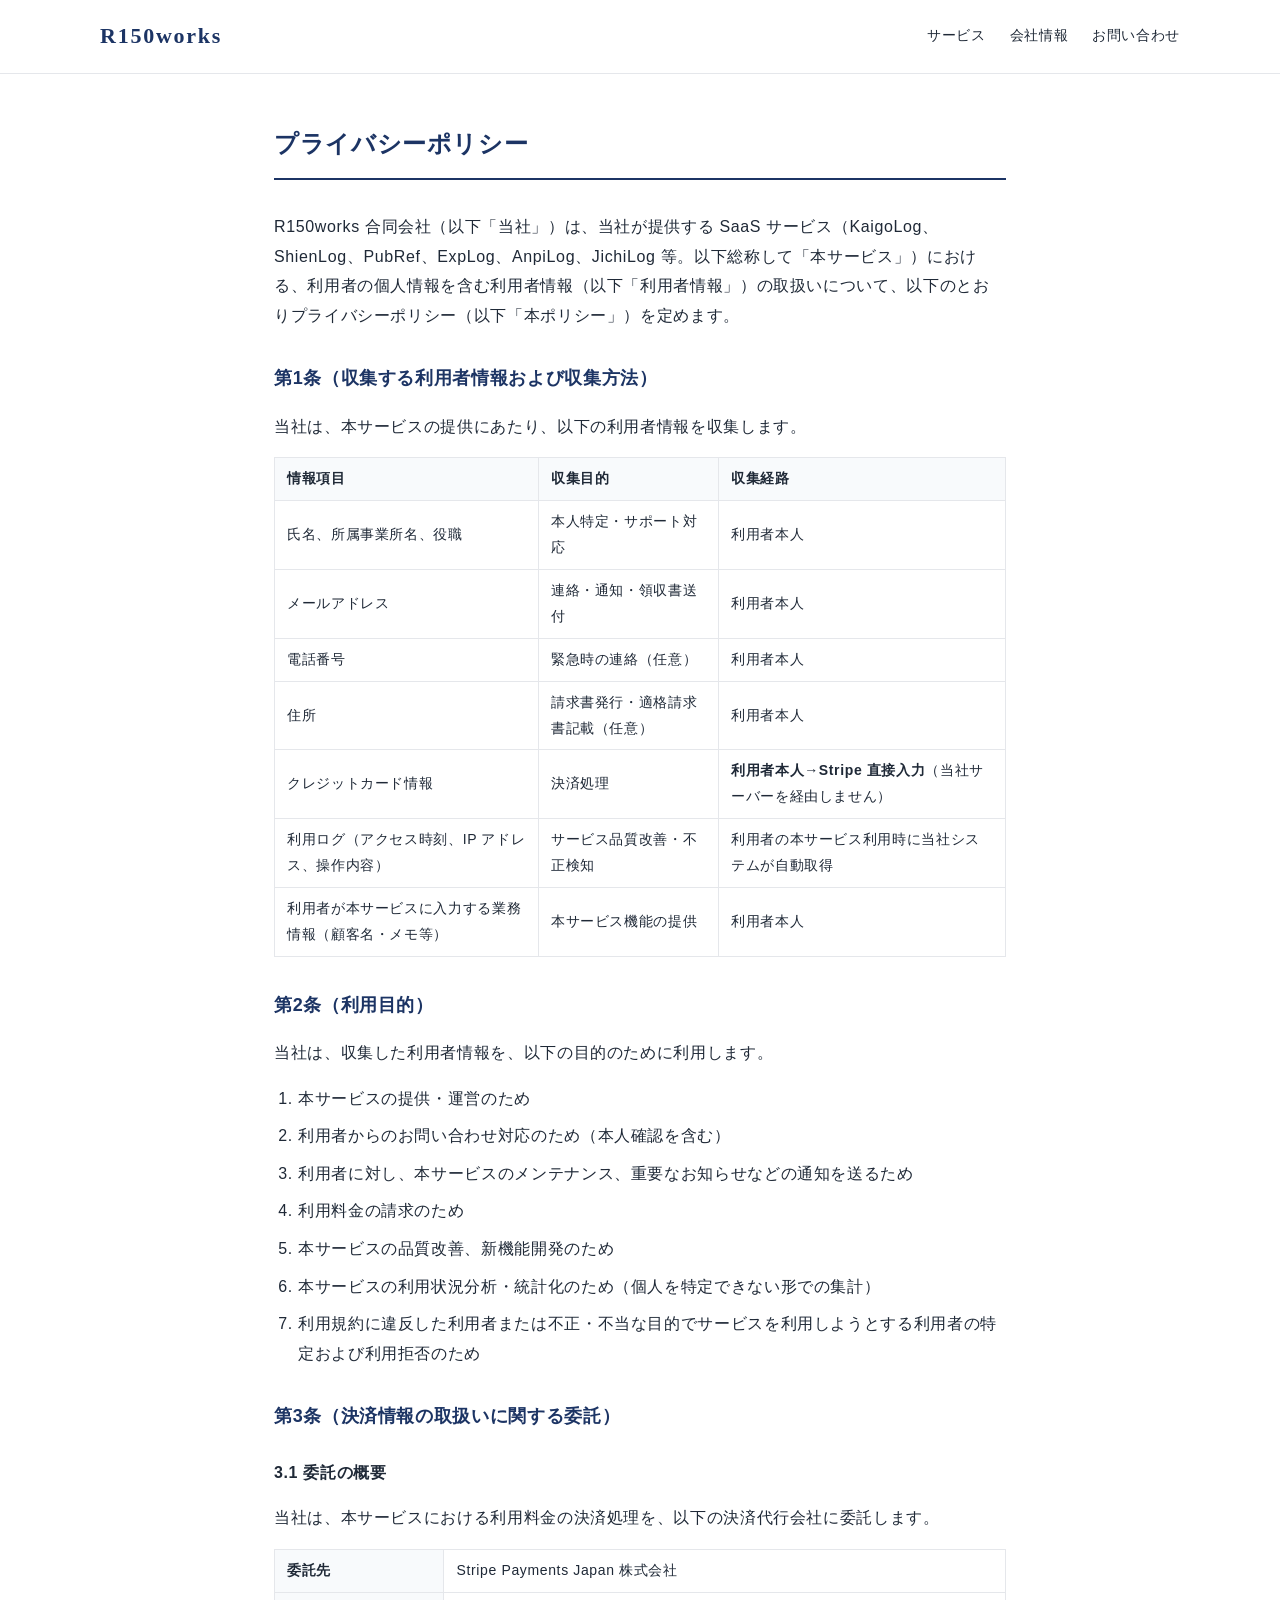
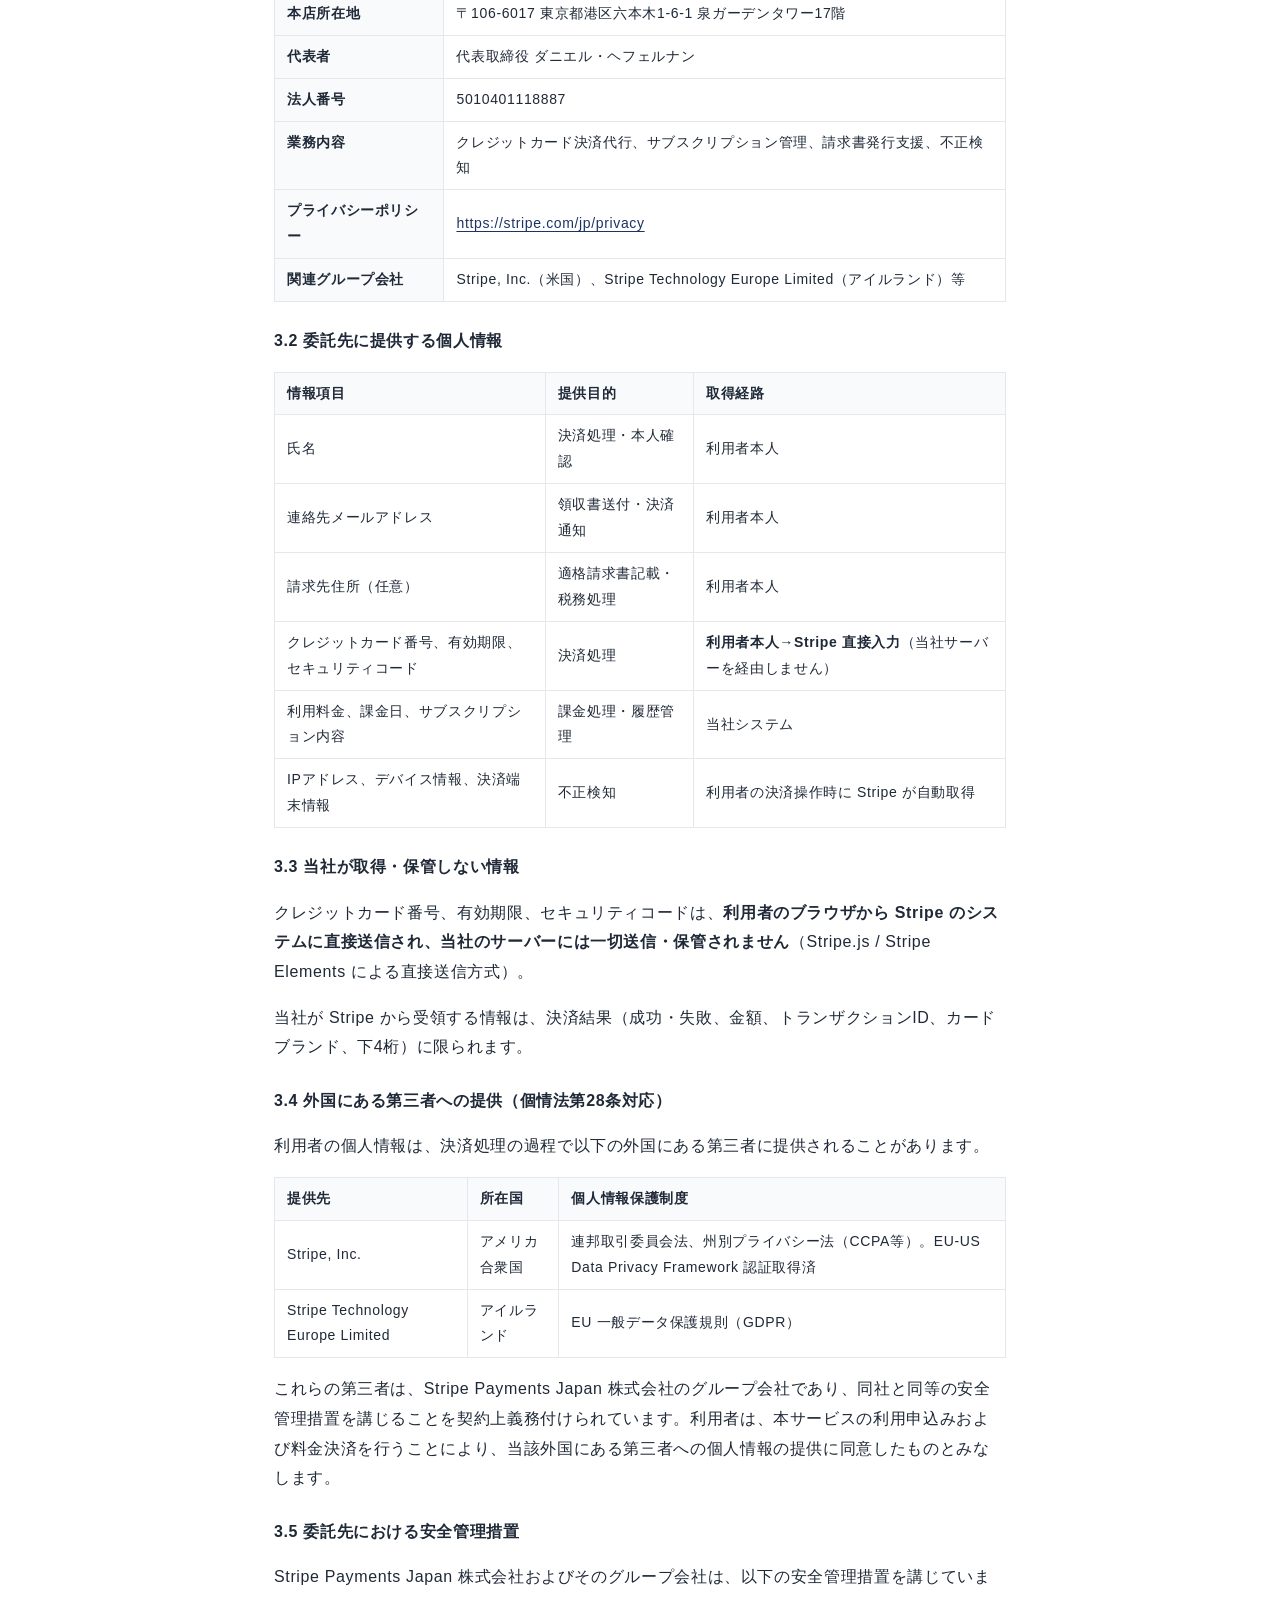
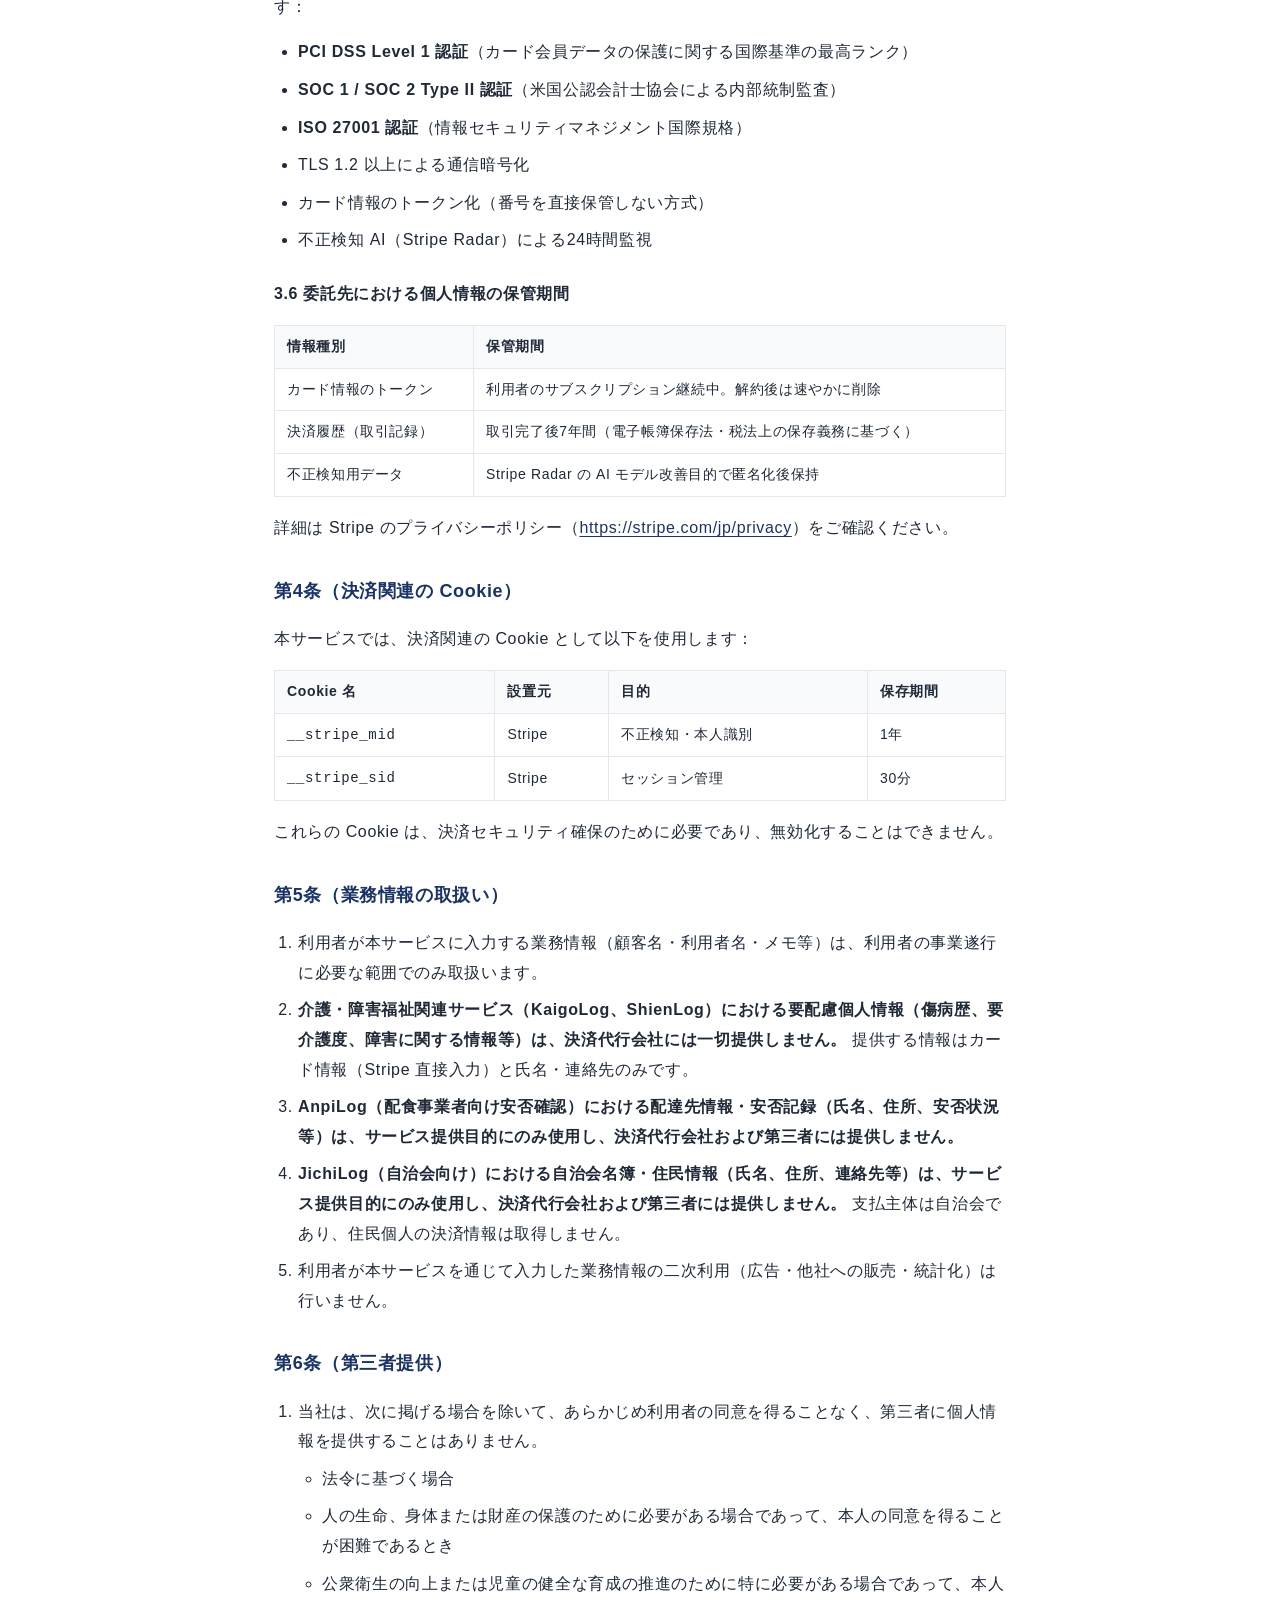
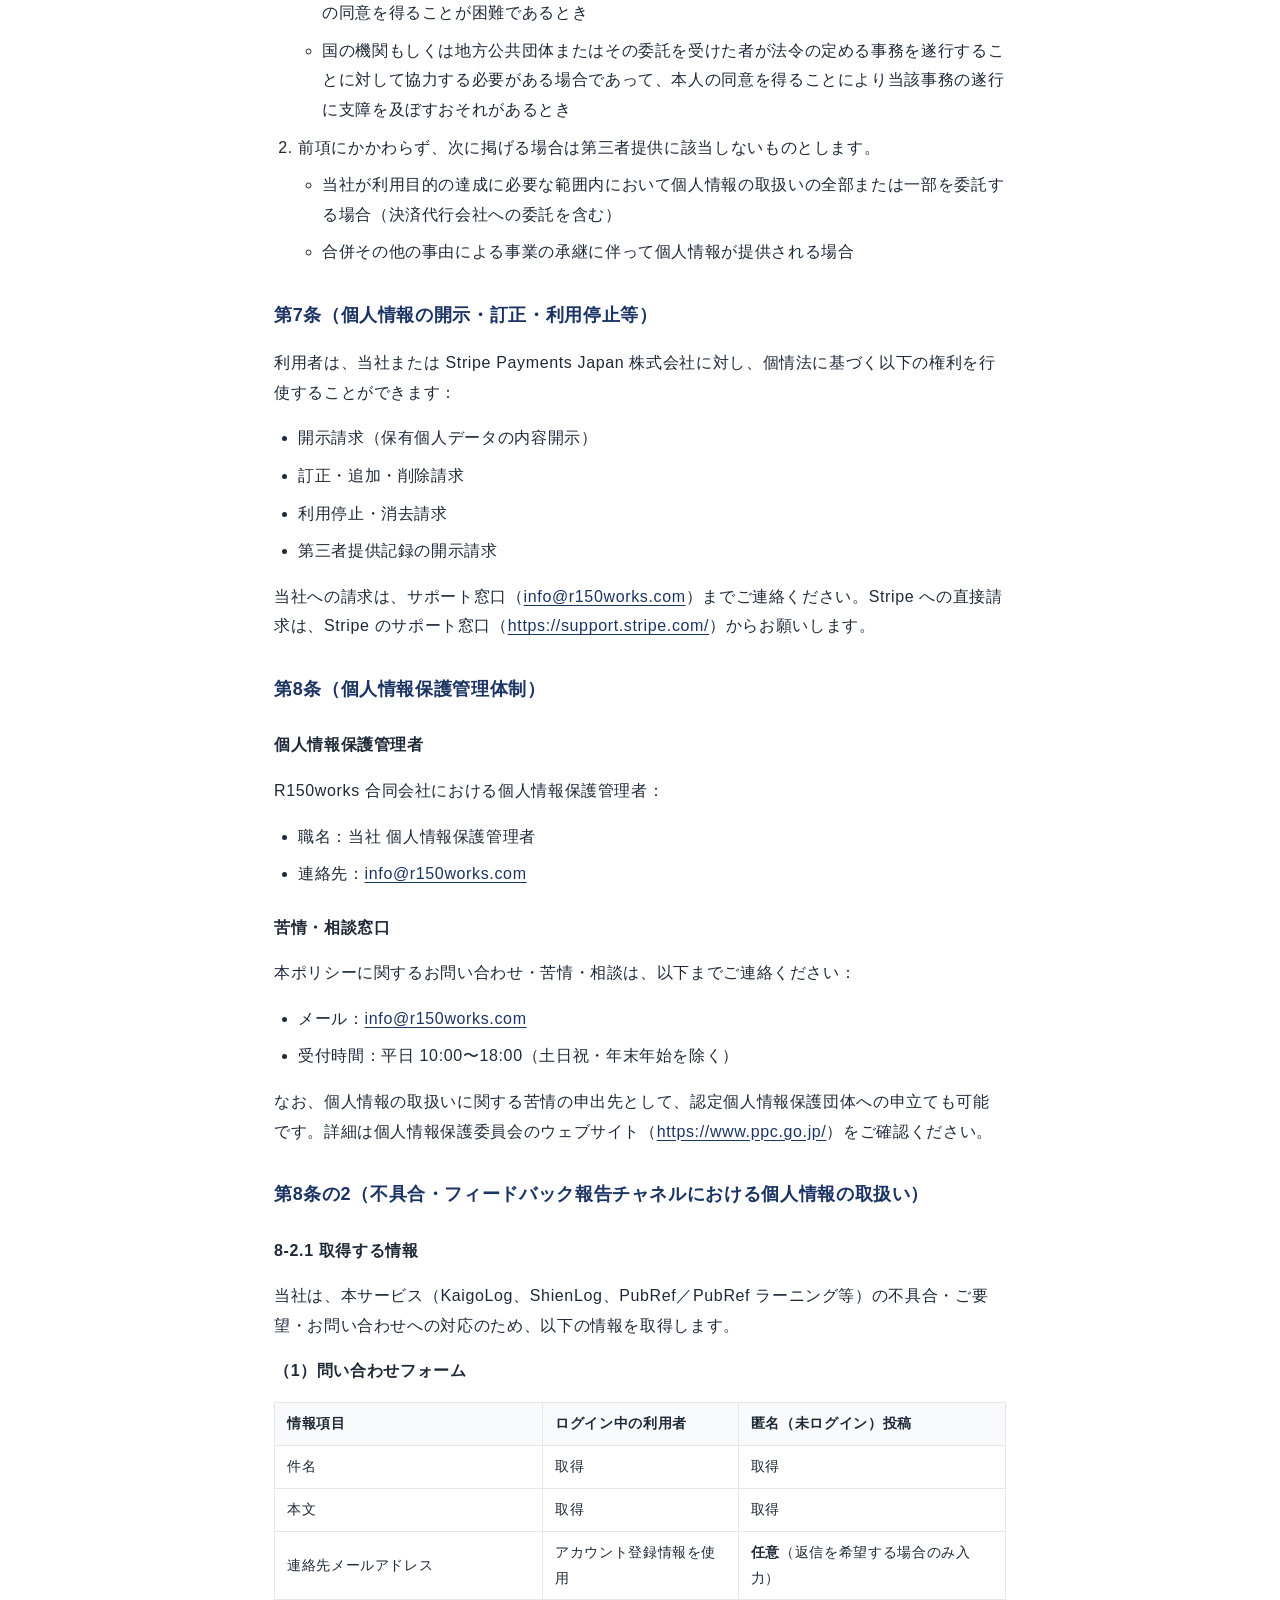
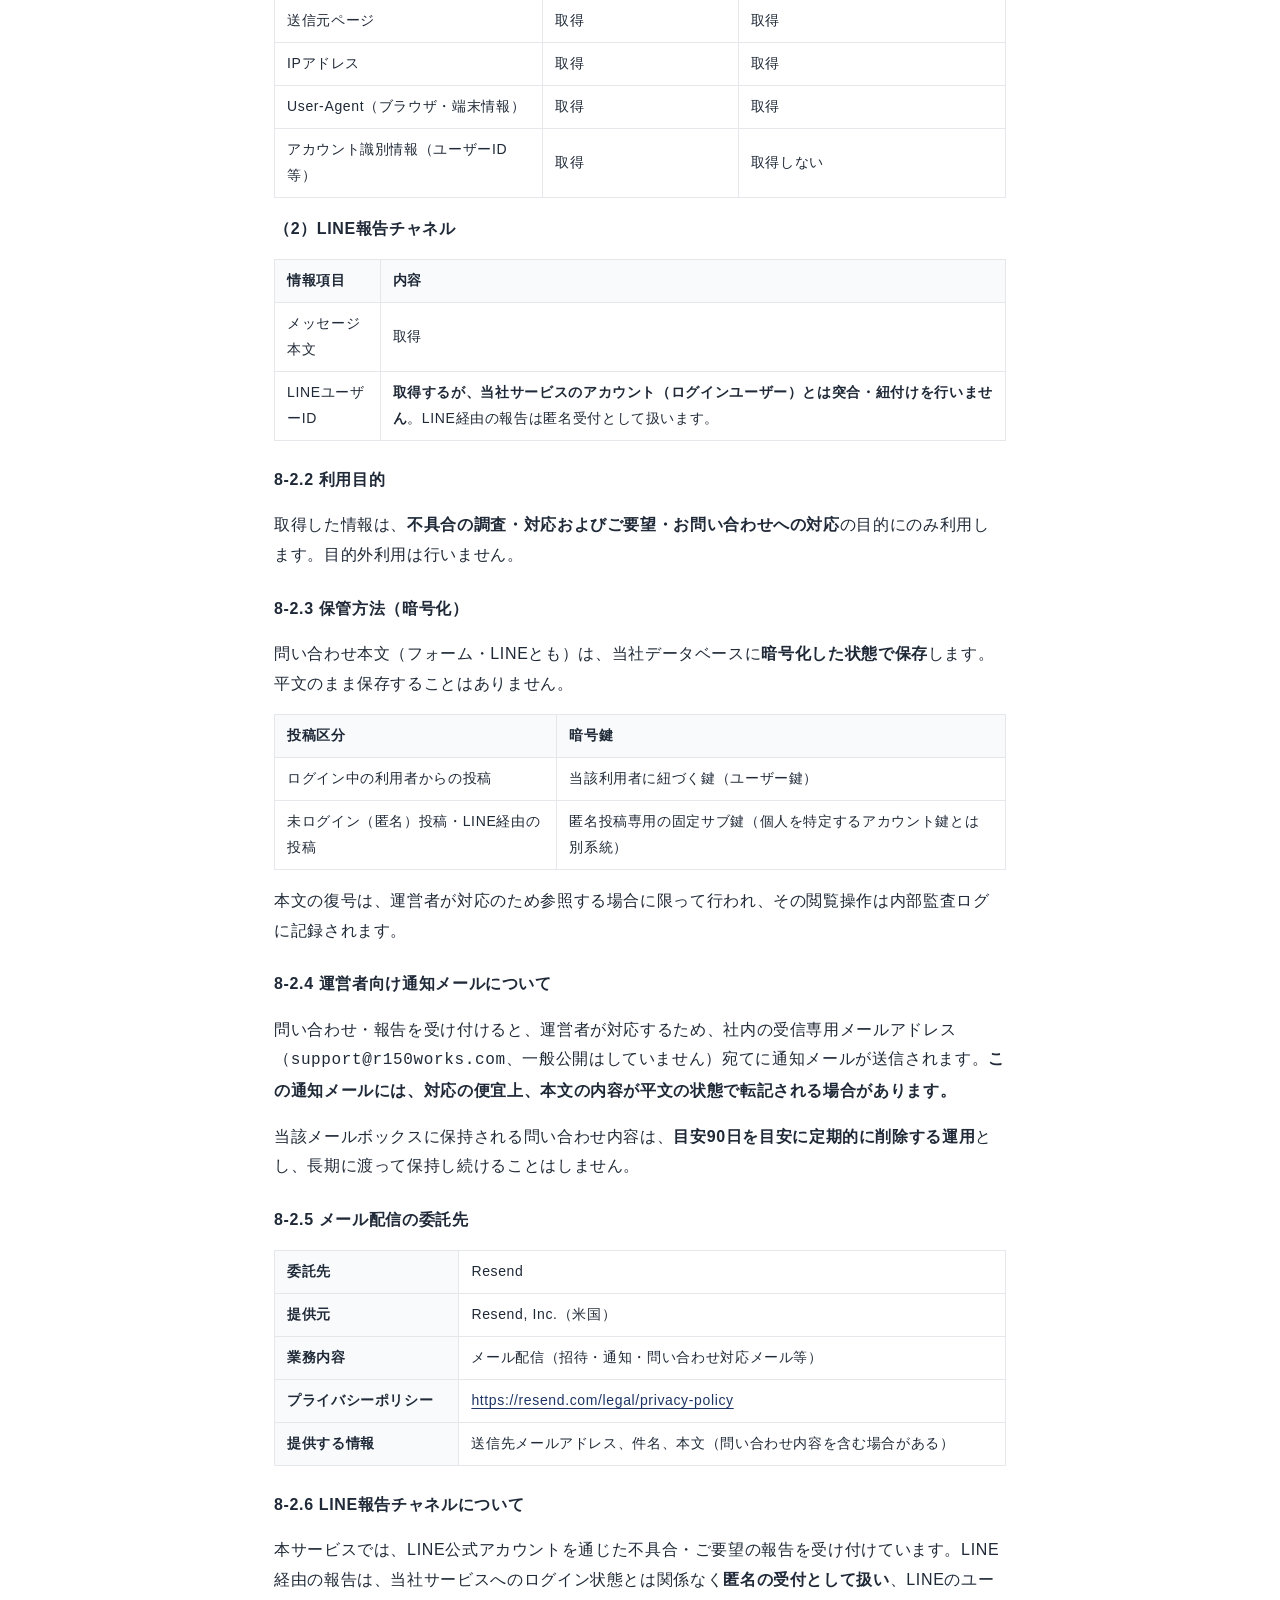
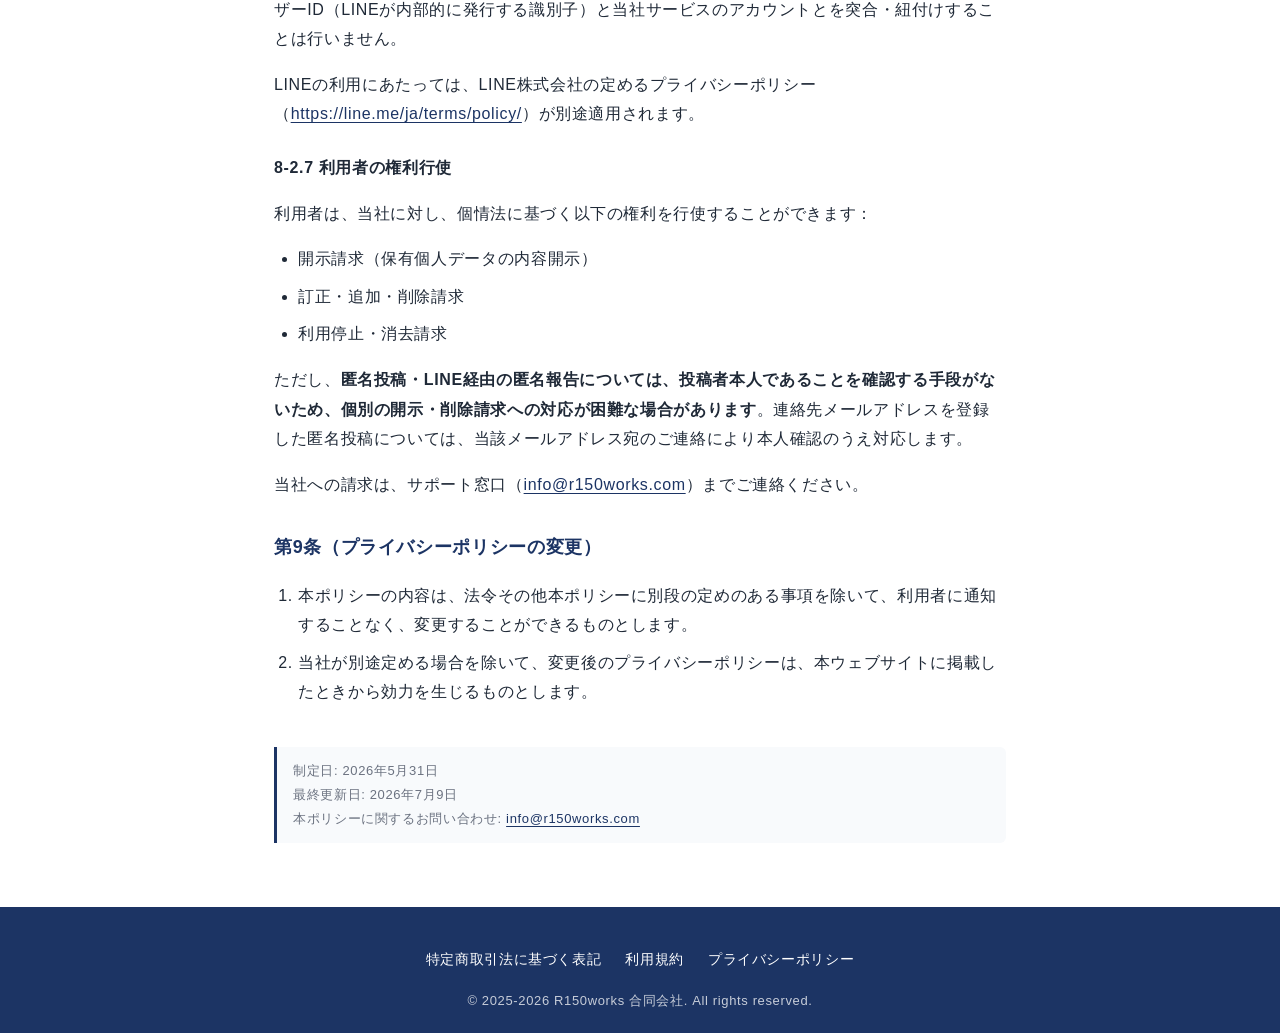
<file: privacy.html>
<!DOCTYPE html>
<html lang="ja">
<head>
<meta charset="UTF-8" />
<meta name="viewport" content="width=device-width, initial-scale=1.0" />
<title>プライバシーポリシー — R150works 合同会社</title>
<link rel="stylesheet" href="assets/style.css" />
</head>
<body>

<header class="site-header">
  <div class="site-header-inner">
    <a href="/" class="site-logo">R150works</a>
    <nav class="site-nav">
      <a href="index.html#products">サービス</a>
      <a href="index.html#company">会社情報</a>
      <a href="index.html#contact">お問い合わせ</a>
    </nav>
  </div>
</header>

<main class="doc-page">

<h1>プライバシーポリシー</h1>

<p>
R150works 合同会社（以下「当社」）は、当社が提供する SaaS サービス（KaigoLog、ShienLog、PubRef、ExpLog、AnpiLog、JichiLog 等。以下総称して「本サービス」）における、利用者の個人情報を含む利用者情報（以下「利用者情報」）の取扱いについて、以下のとおりプライバシーポリシー（以下「本ポリシー」）を定めます。
</p>

<h2>第1条（収集する利用者情報および収集方法）</h2>
<p>当社は、本サービスの提供にあたり、以下の利用者情報を収集します。</p>
<table>
  <tr>
    <th>情報項目</th>
    <th>収集目的</th>
    <th>収集経路</th>
  </tr>
  <tr>
    <td>氏名、所属事業所名、役職</td>
    <td>本人特定・サポート対応</td>
    <td>利用者本人</td>
  </tr>
  <tr>
    <td>メールアドレス</td>
    <td>連絡・通知・領収書送付</td>
    <td>利用者本人</td>
  </tr>
  <tr>
    <td>電話番号</td>
    <td>緊急時の連絡（任意）</td>
    <td>利用者本人</td>
  </tr>
  <tr>
    <td>住所</td>
    <td>請求書発行・適格請求書記載（任意）</td>
    <td>利用者本人</td>
  </tr>
  <tr>
    <td>クレジットカード情報</td>
    <td>決済処理</td>
    <td><strong>利用者本人→Stripe 直接入力</strong>（当社サーバーを経由しません）</td>
  </tr>
  <tr>
    <td>利用ログ（アクセス時刻、IP アドレス、操作内容）</td>
    <td>サービス品質改善・不正検知</td>
    <td>利用者の本サービス利用時に当社システムが自動取得</td>
  </tr>
  <tr>
    <td>利用者が本サービスに入力する業務情報（顧客名・メモ等）</td>
    <td>本サービス機能の提供</td>
    <td>利用者本人</td>
  </tr>
</table>

<h2>第2条（利用目的）</h2>
<p>当社は、収集した利用者情報を、以下の目的のために利用します。</p>
<ol>
  <li>本サービスの提供・運営のため</li>
  <li>利用者からのお問い合わせ対応のため（本人確認を含む）</li>
  <li>利用者に対し、本サービスのメンテナンス、重要なお知らせなどの通知を送るため</li>
  <li>利用料金の請求のため</li>
  <li>本サービスの品質改善、新機能開発のため</li>
  <li>本サービスの利用状況分析・統計化のため（個人を特定できない形での集計）</li>
  <li>利用規約に違反した利用者または不正・不当な目的でサービスを利用しようとする利用者の特定および利用拒否のため</li>
</ol>

<h2>第3条（決済情報の取扱いに関する委託）</h2>

<h3>3.1 委託の概要</h3>
<p>当社は、本サービスにおける利用料金の決済処理を、以下の決済代行会社に委託します。</p>
<table>
  <tr>
    <th>委託先</th>
    <td>Stripe Payments Japan 株式会社</td>
  </tr>
  <tr>
    <th>本店所在地</th>
    <td>〒106-6017 東京都港区六本木1-6-1 泉ガーデンタワー17階</td>
  </tr>
  <tr>
    <th>代表者</th>
    <td>代表取締役 ダニエル・ヘフェルナン</td>
  </tr>
  <tr>
    <th>法人番号</th>
    <td>5010401118887</td>
  </tr>
  <tr>
    <th>業務内容</th>
    <td>クレジットカード決済代行、サブスクリプション管理、請求書発行支援、不正検知</td>
  </tr>
  <tr>
    <th>プライバシーポリシー</th>
    <td><a href="https://stripe.com/jp/privacy">https://stripe.com/jp/privacy</a></td>
  </tr>
  <tr>
    <th>関連グループ会社</th>
    <td>Stripe, Inc.（米国）、Stripe Technology Europe Limited（アイルランド）等</td>
  </tr>
</table>

<h3>3.2 委託先に提供する個人情報</h3>
<table>
  <tr>
    <th>情報項目</th>
    <th>提供目的</th>
    <th>取得経路</th>
  </tr>
  <tr>
    <td>氏名</td>
    <td>決済処理・本人確認</td>
    <td>利用者本人</td>
  </tr>
  <tr>
    <td>連絡先メールアドレス</td>
    <td>領収書送付・決済通知</td>
    <td>利用者本人</td>
  </tr>
  <tr>
    <td>請求先住所（任意）</td>
    <td>適格請求書記載・税務処理</td>
    <td>利用者本人</td>
  </tr>
  <tr>
    <td>クレジットカード番号、有効期限、セキュリティコード</td>
    <td>決済処理</td>
    <td><strong>利用者本人→Stripe 直接入力</strong>（当社サーバーを経由しません）</td>
  </tr>
  <tr>
    <td>利用料金、課金日、サブスクリプション内容</td>
    <td>課金処理・履歴管理</td>
    <td>当社システム</td>
  </tr>
  <tr>
    <td>IPアドレス、デバイス情報、決済端末情報</td>
    <td>不正検知</td>
    <td>利用者の決済操作時に Stripe が自動取得</td>
  </tr>
</table>

<h3>3.3 当社が取得・保管しない情報</h3>
<p>
クレジットカード番号、有効期限、セキュリティコードは、<strong>利用者のブラウザから Stripe のシステムに直接送信され、当社のサーバーには一切送信・保管されません</strong>（Stripe.js / Stripe Elements による直接送信方式）。
</p>
<p>
当社が Stripe から受領する情報は、決済結果（成功・失敗、金額、トランザクションID、カードブランド、下4桁）に限られます。
</p>

<h3>3.4 外国にある第三者への提供（個情法第28条対応）</h3>
<p>利用者の個人情報は、決済処理の過程で以下の外国にある第三者に提供されることがあります。</p>
<table>
  <tr>
    <th>提供先</th>
    <th>所在国</th>
    <th>個人情報保護制度</th>
  </tr>
  <tr>
    <td>Stripe, Inc.</td>
    <td>アメリカ合衆国</td>
    <td>連邦取引委員会法、州別プライバシー法（CCPA等）。EU-US Data Privacy Framework 認証取得済</td>
  </tr>
  <tr>
    <td>Stripe Technology Europe Limited</td>
    <td>アイルランド</td>
    <td>EU 一般データ保護規則（GDPR）</td>
  </tr>
</table>
<p>
これらの第三者は、Stripe Payments Japan 株式会社のグループ会社であり、同社と同等の安全管理措置を講じることを契約上義務付けられています。利用者は、本サービスの利用申込みおよび料金決済を行うことにより、当該外国にある第三者への個人情報の提供に同意したものとみなします。
</p>

<h3>3.5 委託先における安全管理措置</h3>
<p>Stripe Payments Japan 株式会社およびそのグループ会社は、以下の安全管理措置を講じています：</p>
<ul>
  <li><strong>PCI DSS Level 1 認証</strong>（カード会員データの保護に関する国際基準の最高ランク）</li>
  <li><strong>SOC 1 / SOC 2 Type II 認証</strong>（米国公認会計士協会による内部統制監査）</li>
  <li><strong>ISO 27001 認証</strong>（情報セキュリティマネジメント国際規格）</li>
  <li>TLS 1.2 以上による通信暗号化</li>
  <li>カード情報のトークン化（番号を直接保管しない方式）</li>
  <li>不正検知 AI（Stripe Radar）による24時間監視</li>
</ul>

<h3>3.6 委託先における個人情報の保管期間</h3>
<table>
  <tr>
    <th>情報種別</th>
    <th>保管期間</th>
  </tr>
  <tr>
    <td>カード情報のトークン</td>
    <td>利用者のサブスクリプション継続中。解約後は速やかに削除</td>
  </tr>
  <tr>
    <td>決済履歴（取引記録）</td>
    <td>取引完了後7年間（電子帳簿保存法・税法上の保存義務に基づく）</td>
  </tr>
  <tr>
    <td>不正検知用データ</td>
    <td>Stripe Radar の AI モデル改善目的で匿名化後保持</td>
  </tr>
</table>
<p>詳細は Stripe のプライバシーポリシー（<a href="https://stripe.com/jp/privacy">https://stripe.com/jp/privacy</a>）をご確認ください。</p>

<h2>第4条（決済関連の Cookie）</h2>
<p>本サービスでは、決済関連の Cookie として以下を使用します：</p>
<table>
  <tr>
    <th>Cookie 名</th>
    <th>設置元</th>
    <th>目的</th>
    <th>保存期間</th>
  </tr>
  <tr>
    <td><code>__stripe_mid</code></td>
    <td>Stripe</td>
    <td>不正検知・本人識別</td>
    <td>1年</td>
  </tr>
  <tr>
    <td><code>__stripe_sid</code></td>
    <td>Stripe</td>
    <td>セッション管理</td>
    <td>30分</td>
  </tr>
</table>
<p>これらの Cookie は、決済セキュリティ確保のために必要であり、無効化することはできません。</p>

<h2>第5条（業務情報の取扱い）</h2>
<ol>
  <li>利用者が本サービスに入力する業務情報（顧客名・利用者名・メモ等）は、利用者の事業遂行に必要な範囲でのみ取扱います。</li>
  <li><strong>介護・障害福祉関連サービス（KaigoLog、ShienLog）における要配慮個人情報（傷病歴、要介護度、障害に関する情報等）は、決済代行会社には一切提供しません。</strong> 提供する情報はカード情報（Stripe 直接入力）と氏名・連絡先のみです。</li>
  <li><strong>AnpiLog（配食事業者向け安否確認）における配達先情報・安否記録（氏名、住所、安否状況等）は、サービス提供目的にのみ使用し、決済代行会社および第三者には提供しません。</strong></li>
  <li><strong>JichiLog（自治会向け）における自治会名簿・住民情報（氏名、住所、連絡先等）は、サービス提供目的にのみ使用し、決済代行会社および第三者には提供しません。</strong> 支払主体は自治会であり、住民個人の決済情報は取得しません。</li>
  <li>利用者が本サービスを通じて入力した業務情報の二次利用（広告・他社への販売・統計化）は行いません。</li>
</ol>

<h2>第6条（第三者提供）</h2>
<ol>
  <li>当社は、次に掲げる場合を除いて、あらかじめ利用者の同意を得ることなく、第三者に個人情報を提供することはありません。
    <ul>
      <li>法令に基づく場合</li>
      <li>人の生命、身体または財産の保護のために必要がある場合であって、本人の同意を得ることが困難であるとき</li>
      <li>公衆衛生の向上または児童の健全な育成の推進のために特に必要がある場合であって、本人の同意を得ることが困難であるとき</li>
      <li>国の機関もしくは地方公共団体またはその委託を受けた者が法令の定める事務を遂行することに対して協力する必要がある場合であって、本人の同意を得ることにより当該事務の遂行に支障を及ぼすおそれがあるとき</li>
    </ul>
  </li>
  <li>前項にかかわらず、次に掲げる場合は第三者提供に該当しないものとします。
    <ul>
      <li>当社が利用目的の達成に必要な範囲内において個人情報の取扱いの全部または一部を委託する場合（決済代行会社への委託を含む）</li>
      <li>合併その他の事由による事業の承継に伴って個人情報が提供される場合</li>
    </ul>
  </li>
</ol>

<h2>第7条（個人情報の開示・訂正・利用停止等）</h2>
<p>利用者は、当社または Stripe Payments Japan 株式会社に対し、個情法に基づく以下の権利を行使することができます：</p>
<ul>
  <li>開示請求（保有個人データの内容開示）</li>
  <li>訂正・追加・削除請求</li>
  <li>利用停止・消去請求</li>
  <li>第三者提供記録の開示請求</li>
</ul>
<p>
当社への請求は、サポート窓口（<a href="mailto:info@r150works.com">info@r150works.com</a>）までご連絡ください。Stripe への直接請求は、Stripe のサポート窓口（<a href="https://support.stripe.com/">https://support.stripe.com/</a>）からお願いします。
</p>

<h2>第8条（個人情報保護管理体制）</h2>

<h3>個人情報保護管理者</h3>
<p>R150works 合同会社における個人情報保護管理者：</p>
<ul>
  <li>職名：当社 個人情報保護管理者</li>
  <li>連絡先：<a href="mailto:info@r150works.com">info@r150works.com</a></li>
</ul>

<h3>苦情・相談窓口</h3>
<p>本ポリシーに関するお問い合わせ・苦情・相談は、以下までご連絡ください：</p>
<ul>
  <li>メール：<a href="mailto:info@r150works.com">info@r150works.com</a></li>
  <li>受付時間：平日 10:00〜18:00（土日祝・年末年始を除く）</li>
</ul>
<p>
なお、個人情報の取扱いに関する苦情の申出先として、認定個人情報保護団体への申立ても可能です。詳細は個人情報保護委員会のウェブサイト（<a href="https://www.ppc.go.jp/">https://www.ppc.go.jp/</a>）をご確認ください。
</p>

<h2>第8条の2（不具合・フィードバック報告チャネルにおける個人情報の取扱い）</h2>

<h3>8-2.1 取得する情報</h3>
<p>当社は、本サービス（KaigoLog、ShienLog、PubRef／PubRef ラーニング等）の不具合・ご要望・お問い合わせへの対応のため、以下の情報を取得します。</p>

<p><strong>（1）問い合わせフォーム</strong></p>
<table>
  <tr>
    <th>情報項目</th>
    <th>ログイン中の利用者</th>
    <th>匿名（未ログイン）投稿</th>
  </tr>
  <tr><td>件名</td><td>取得</td><td>取得</td></tr>
  <tr><td>本文</td><td>取得</td><td>取得</td></tr>
  <tr><td>連絡先メールアドレス</td><td>アカウント登録情報を使用</td><td><strong>任意</strong>（返信を希望する場合のみ入力）</td></tr>
  <tr><td>送信元ページ</td><td>取得</td><td>取得</td></tr>
  <tr><td>IPアドレス</td><td>取得</td><td>取得</td></tr>
  <tr><td>User-Agent（ブラウザ・端末情報）</td><td>取得</td><td>取得</td></tr>
  <tr><td>アカウント識別情報（ユーザーID等）</td><td>取得</td><td>取得しない</td></tr>
</table>

<p><strong>（2）LINE報告チャネル</strong></p>
<table>
  <tr>
    <th>情報項目</th>
    <th>内容</th>
  </tr>
  <tr>
    <td>メッセージ本文</td>
    <td>取得</td>
  </tr>
  <tr>
    <td>LINEユーザーID</td>
    <td><strong>取得するが、当社サービスのアカウント（ログインユーザー）とは突合・紐付けを行いません</strong>。LINE経由の報告は匿名受付として扱います。</td>
  </tr>
</table>

<h3>8-2.2 利用目的</h3>
<p>取得した情報は、<strong>不具合の調査・対応およびご要望・お問い合わせへの対応</strong>の目的にのみ利用します。目的外利用は行いません。</p>

<h3>8-2.3 保管方法（暗号化）</h3>
<p>問い合わせ本文（フォーム・LINEとも）は、当社データベースに<strong>暗号化した状態で保存</strong>します。平文のまま保存することはありません。</p>
<table>
  <tr>
    <th>投稿区分</th>
    <th>暗号鍵</th>
  </tr>
  <tr><td>ログイン中の利用者からの投稿</td><td>当該利用者に紐づく鍵（ユーザー鍵）</td></tr>
  <tr><td>未ログイン（匿名）投稿・LINE経由の投稿</td><td>匿名投稿専用の固定サブ鍵（個人を特定するアカウント鍵とは別系統）</td></tr>
</table>
<p>本文の復号は、運営者が対応のため参照する場合に限って行われ、その閲覧操作は内部監査ログに記録されます。</p>

<h3>8-2.4 運営者向け通知メールについて</h3>
<p>問い合わせ・報告を受け付けると、運営者が対応するため、社内の受信専用メールアドレス（<code>support@r150works.com</code>、一般公開はしていません）宛てに通知メールが送信されます。<strong>この通知メールには、対応の便宜上、本文の内容が平文の状態で転記される場合があります。</strong></p>
<p>当該メールボックスに保持される問い合わせ内容は、<strong>目安90日を目安に定期的に削除する運用</strong>とし、長期に渡って保持し続けることはしません。</p>

<h3>8-2.5 メール配信の委託先</h3>
<table>
  <tr><th>委託先</th><td>Resend</td></tr>
  <tr><th>提供元</th><td>Resend, Inc.（米国）</td></tr>
  <tr><th>業務内容</th><td>メール配信（招待・通知・問い合わせ対応メール等）</td></tr>
  <tr><th>プライバシーポリシー</th><td><a href="https://resend.com/legal/privacy-policy">https://resend.com/legal/privacy-policy</a></td></tr>
  <tr><th>提供する情報</th><td>送信先メールアドレス、件名、本文（問い合わせ内容を含む場合がある）</td></tr>
</table>

<h3>8-2.6 LINE報告チャネルについて</h3>
<p>本サービスでは、LINE公式アカウントを通じた不具合・ご要望の報告を受け付けています。LINE経由の報告は、当社サービスへのログイン状態とは関係なく<strong>匿名の受付として扱い</strong>、LINEのユーザーID（LINEが内部的に発行する識別子）と当社サービスのアカウントとを突合・紐付けすることは行いません。</p>
<p>LINEの利用にあたっては、LINE株式会社の定めるプライバシーポリシー（<a href="https://line.me/ja/terms/policy/">https://line.me/ja/terms/policy/</a>）が別途適用されます。</p>

<h3>8-2.7 利用者の権利行使</h3>
<p>利用者は、当社に対し、個情法に基づく以下の権利を行使することができます：</p>
<ul>
  <li>開示請求（保有個人データの内容開示）</li>
  <li>訂正・追加・削除請求</li>
  <li>利用停止・消去請求</li>
</ul>
<p>ただし、<strong>匿名投稿・LINE経由の匿名報告については、投稿者本人であることを確認する手段がないため、個別の開示・削除請求への対応が困難な場合があります</strong>。連絡先メールアドレスを登録した匿名投稿については、当該メールアドレス宛のご連絡により本人確認のうえ対応します。</p>
<p>当社への請求は、サポート窓口（<a href="mailto:info@r150works.com">info@r150works.com</a>）までご連絡ください。</p>

<h2>第9条（プライバシーポリシーの変更）</h2>
<ol>
  <li>本ポリシーの内容は、法令その他本ポリシーに別段の定めのある事項を除いて、利用者に通知することなく、変更することができるものとします。</li>
  <li>当社が別途定める場合を除いて、変更後のプライバシーポリシーは、本ウェブサイトに掲載したときから効力を生じるものとします。</li>
</ol>

<p class="note" style="margin-top: 40px;">
  制定日: 2026年5月31日<br>
  最終更新日: 2026年7月9日<br>
  本ポリシーに関するお問い合わせ: <a href="mailto:info@r150works.com">info@r150works.com</a>
</p>

</main>

<footer class="site-footer">
  <div class="site-footer-inner">
    <nav class="footer-nav">
      <a href="tokushoho.html">特定商取引法に基づく表記</a>
      <a href="terms.html">利用規約</a>
      <a href="privacy.html">プライバシーポリシー</a>
    </nav>
    <div class="copyright">
      © 2025-2026 R150works 合同会社. All rights reserved.
    </div>
  </div>
</footer>

</body>
</html>
</file>
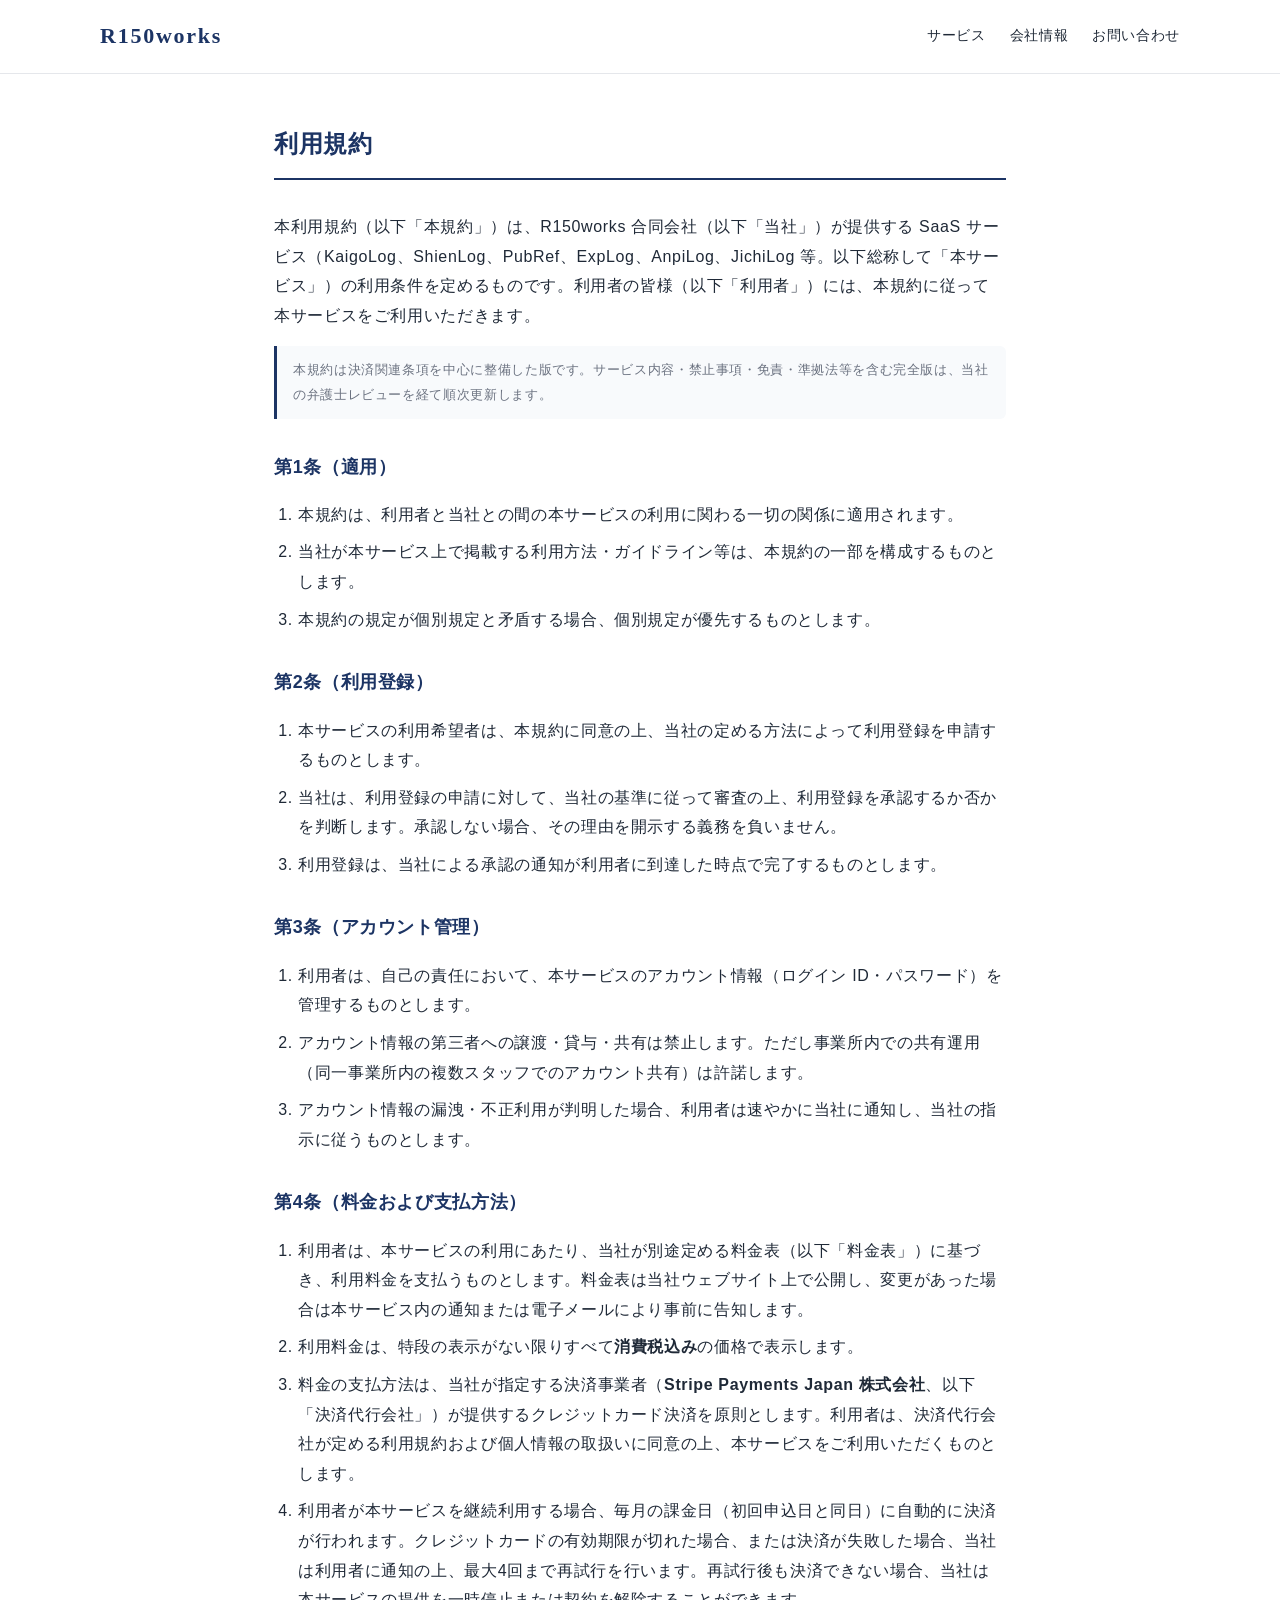
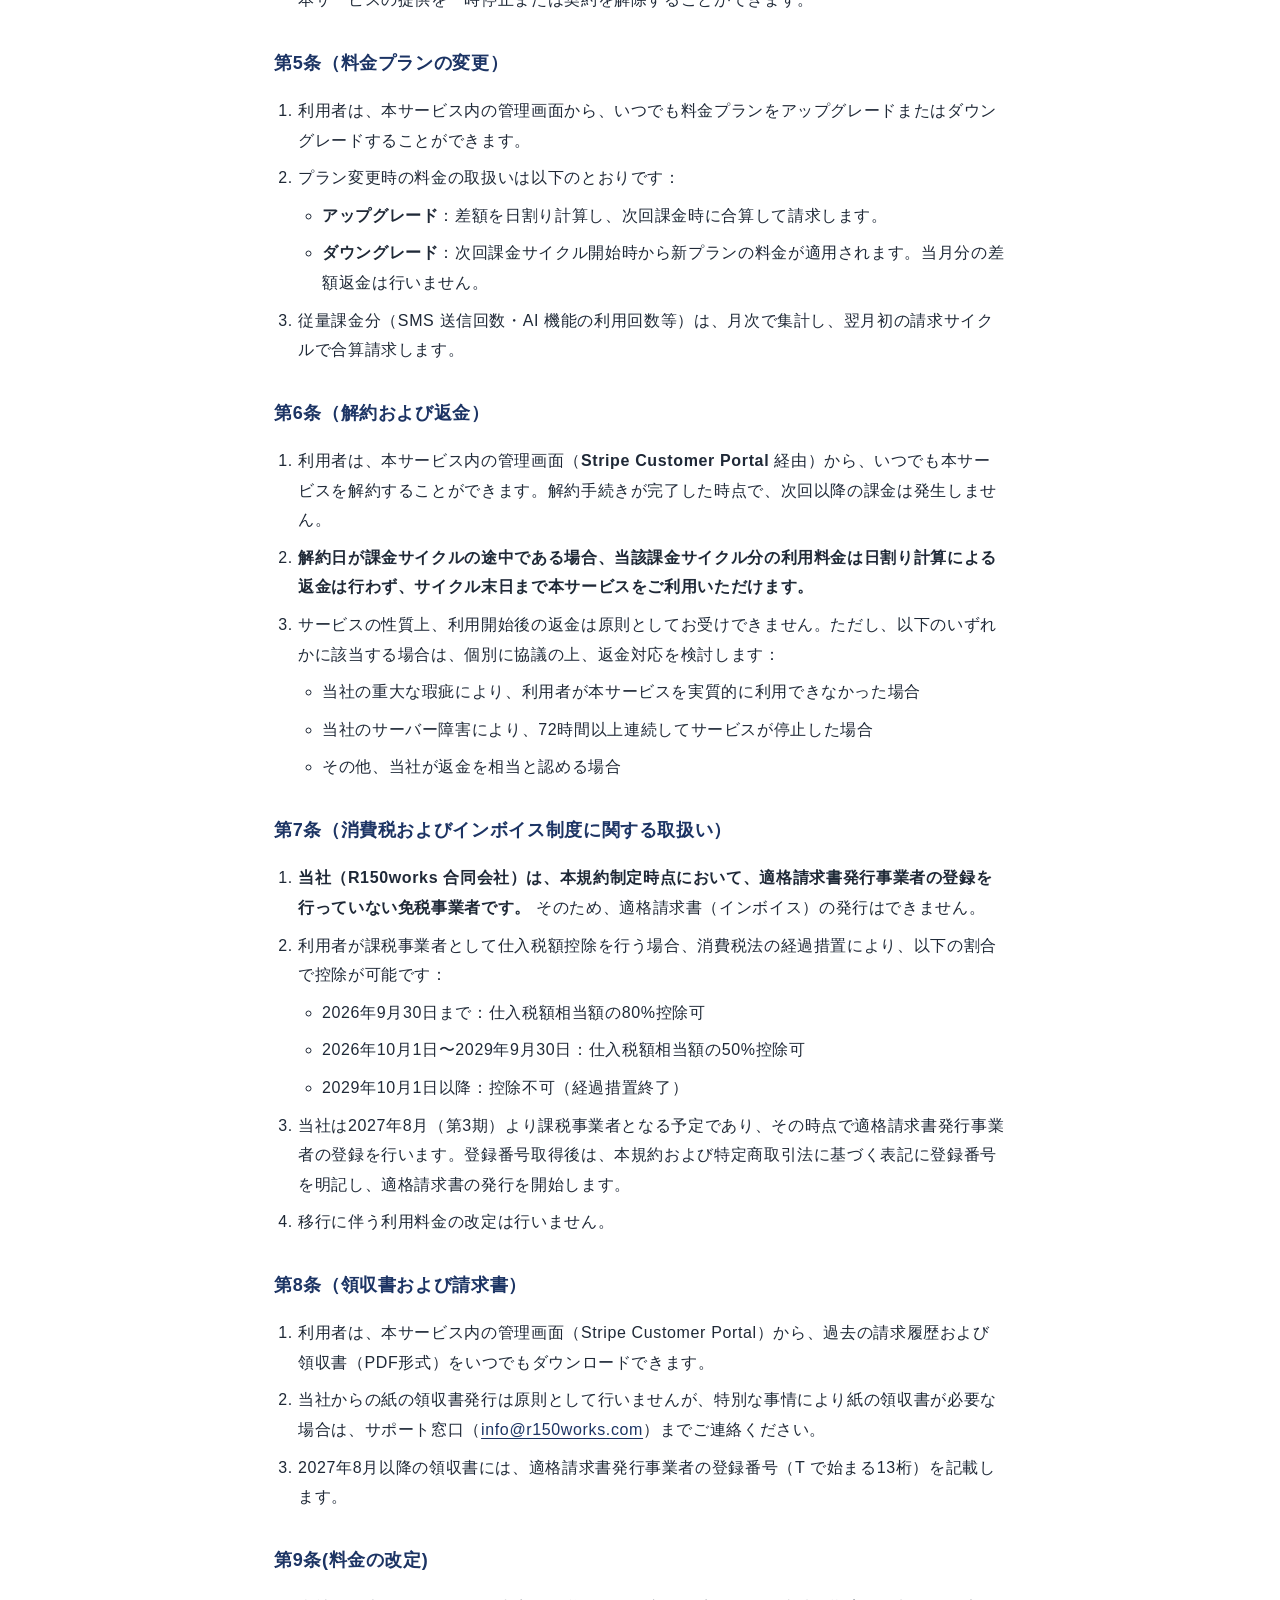
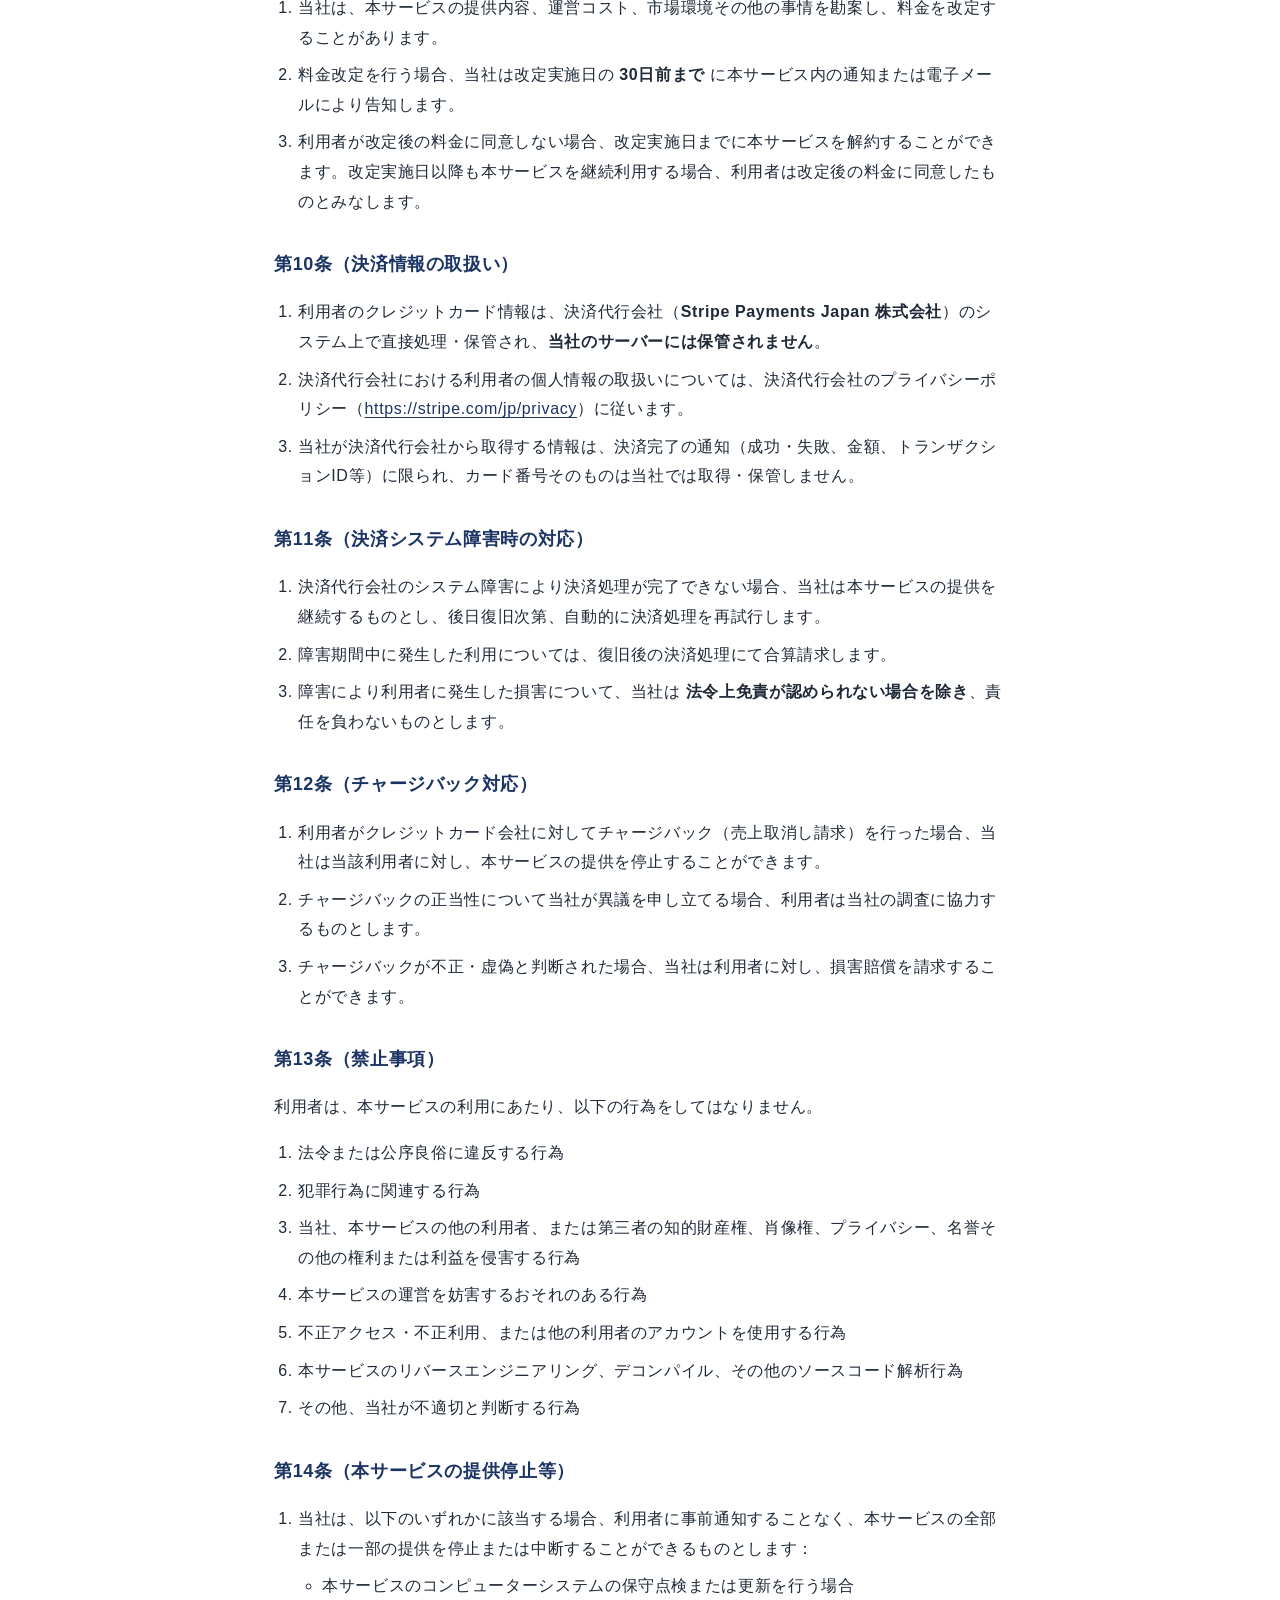
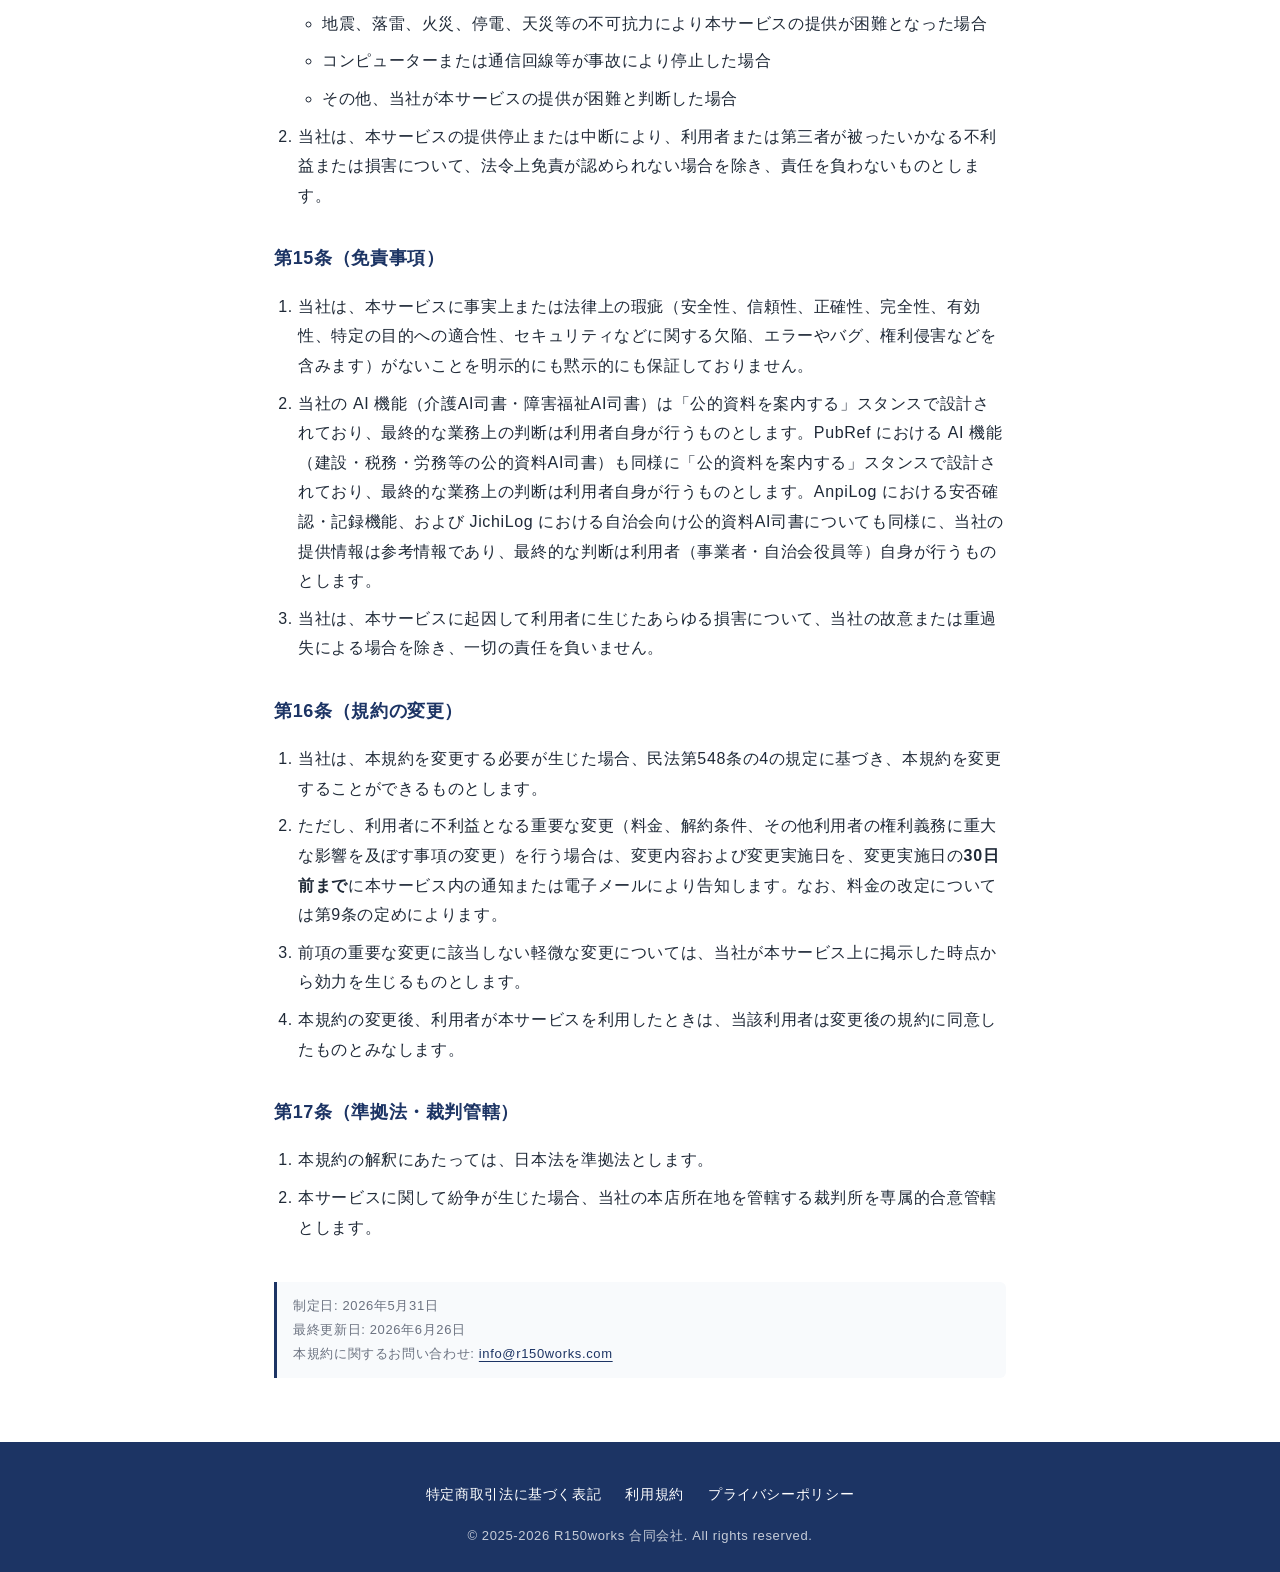
<file: terms.html>
<!DOCTYPE html>
<html lang="ja">
<head>
<meta charset="UTF-8" />
<meta name="viewport" content="width=device-width, initial-scale=1.0" />
<title>利用規約 — R150works 合同会社</title>
<link rel="stylesheet" href="assets/style.css" />
</head>
<body>

<header class="site-header">
  <div class="site-header-inner">
    <a href="/" class="site-logo">R150works</a>
    <nav class="site-nav">
      <a href="index.html#products">サービス</a>
      <a href="index.html#company">会社情報</a>
      <a href="index.html#contact">お問い合わせ</a>
    </nav>
  </div>
</header>

<main class="doc-page">

<h1>利用規約</h1>

<p>
本利用規約（以下「本規約」）は、R150works 合同会社（以下「当社」）が提供する SaaS サービス（KaigoLog、ShienLog、PubRef、ExpLog、AnpiLog、JichiLog 等。以下総称して「本サービス」）の利用条件を定めるものです。利用者の皆様（以下「利用者」）には、本規約に従って本サービスをご利用いただきます。
</p>

<div class="note">
本規約は決済関連条項を中心に整備した版です。サービス内容・禁止事項・免責・準拠法等を含む完全版は、当社の弁護士レビューを経て順次更新します。
</div>

<h2>第1条（適用）</h2>
<ol>
  <li>本規約は、利用者と当社との間の本サービスの利用に関わる一切の関係に適用されます。</li>
  <li>当社が本サービス上で掲載する利用方法・ガイドライン等は、本規約の一部を構成するものとします。</li>
  <li>本規約の規定が個別規定と矛盾する場合、個別規定が優先するものとします。</li>
</ol>

<h2>第2条（利用登録）</h2>
<ol>
  <li>本サービスの利用希望者は、本規約に同意の上、当社の定める方法によって利用登録を申請するものとします。</li>
  <li>当社は、利用登録の申請に対して、当社の基準に従って審査の上、利用登録を承認するか否かを判断します。承認しない場合、その理由を開示する義務を負いません。</li>
  <li>利用登録は、当社による承認の通知が利用者に到達した時点で完了するものとします。</li>
</ol>

<h2>第3条（アカウント管理）</h2>
<ol>
  <li>利用者は、自己の責任において、本サービスのアカウント情報（ログイン ID・パスワード）を管理するものとします。</li>
  <li>アカウント情報の第三者への譲渡・貸与・共有は禁止します。ただし事業所内での共有運用（同一事業所内の複数スタッフでのアカウント共有）は許諾します。</li>
  <li>アカウント情報の漏洩・不正利用が判明した場合、利用者は速やかに当社に通知し、当社の指示に従うものとします。</li>
</ol>

<h2>第4条（料金および支払方法）</h2>
<ol>
  <li>利用者は、本サービスの利用にあたり、当社が別途定める料金表（以下「料金表」）に基づき、利用料金を支払うものとします。料金表は当社ウェブサイト上で公開し、変更があった場合は本サービス内の通知または電子メールにより事前に告知します。</li>
  <li>利用料金は、特段の表示がない限りすべて<strong>消費税込み</strong>の価格で表示します。</li>
  <li>料金の支払方法は、当社が指定する決済事業者（<strong>Stripe Payments Japan 株式会社</strong>、以下「決済代行会社」）が提供するクレジットカード決済を原則とします。利用者は、決済代行会社が定める利用規約および個人情報の取扱いに同意の上、本サービスをご利用いただくものとします。</li>
  <li>利用者が本サービスを継続利用する場合、毎月の課金日（初回申込日と同日）に自動的に決済が行われます。クレジットカードの有効期限が切れた場合、または決済が失敗した場合、当社は利用者に通知の上、最大4回まで再試行を行います。再試行後も決済できない場合、当社は本サービスの提供を一時停止または契約を解除することができます。</li>
</ol>

<h2>第5条（料金プランの変更）</h2>
<ol>
  <li>利用者は、本サービス内の管理画面から、いつでも料金プランをアップグレードまたはダウングレードすることができます。</li>
  <li>プラン変更時の料金の取扱いは以下のとおりです：
    <ul>
      <li><strong>アップグレード</strong>：差額を日割り計算し、次回課金時に合算して請求します。</li>
      <li><strong>ダウングレード</strong>：次回課金サイクル開始時から新プランの料金が適用されます。当月分の差額返金は行いません。</li>
    </ul>
  </li>
  <li>従量課金分（SMS 送信回数・AI 機能の利用回数等）は、月次で集計し、翌月初の請求サイクルで合算請求します。</li>
</ol>

<h2>第6条（解約および返金）</h2>
<ol>
  <li>利用者は、本サービス内の管理画面（<strong>Stripe Customer Portal</strong> 経由）から、いつでも本サービスを解約することができます。解約手続きが完了した時点で、次回以降の課金は発生しません。</li>
  <li><strong>解約日が課金サイクルの途中である場合、当該課金サイクル分の利用料金は日割り計算による返金は行わず、サイクル末日まで本サービスをご利用いただけます。</strong></li>
  <li>サービスの性質上、利用開始後の返金は原則としてお受けできません。ただし、以下のいずれかに該当する場合は、個別に協議の上、返金対応を検討します：
    <ul>
      <li>当社の重大な瑕疵により、利用者が本サービスを実質的に利用できなかった場合</li>
      <li>当社のサーバー障害により、72時間以上連続してサービスが停止した場合</li>
      <li>その他、当社が返金を相当と認める場合</li>
    </ul>
  </li>
</ol>

<h2>第7条（消費税およびインボイス制度に関する取扱い）</h2>
<ol>
  <li><strong>当社（R150works 合同会社）は、本規約制定時点において、適格請求書発行事業者の登録を行っていない免税事業者です。</strong> そのため、適格請求書（インボイス）の発行はできません。</li>
  <li>利用者が課税事業者として仕入税額控除を行う場合、消費税法の経過措置により、以下の割合で控除が可能です：
    <ul>
      <li>2026年9月30日まで：仕入税額相当額の80%控除可</li>
      <li>2026年10月1日〜2029年9月30日：仕入税額相当額の50%控除可</li>
      <li>2029年10月1日以降：控除不可（経過措置終了）</li>
    </ul>
  </li>
  <li>当社は2027年8月（第3期）より課税事業者となる予定であり、その時点で適格請求書発行事業者の登録を行います。登録番号取得後は、本規約および特定商取引法に基づく表記に登録番号を明記し、適格請求書の発行を開始します。</li>
  <li>移行に伴う利用料金の改定は行いません。</li>
</ol>

<h2>第8条（領収書および請求書）</h2>
<ol>
  <li>利用者は、本サービス内の管理画面（Stripe Customer Portal）から、過去の請求履歴および領収書（PDF形式）をいつでもダウンロードできます。</li>
  <li>当社からの紙の領収書発行は原則として行いませんが、特別な事情により紙の領収書が必要な場合は、サポート窓口（<a href="mailto:info@r150works.com">info@r150works.com</a>）までご連絡ください。</li>
  <li>2027年8月以降の領収書には、適格請求書発行事業者の登録番号（T で始まる13桁）を記載します。</li>
</ol>

<h2>第9条(料金の改定)</h2>
<ol>
  <li>当社は、本サービスの提供内容、運営コスト、市場環境その他の事情を勘案し、料金を改定することがあります。</li>
  <li>料金改定を行う場合、当社は改定実施日の <strong>30日前まで</strong> に本サービス内の通知または電子メールにより告知します。</li>
  <li>利用者が改定後の料金に同意しない場合、改定実施日までに本サービスを解約することができます。改定実施日以降も本サービスを継続利用する場合、利用者は改定後の料金に同意したものとみなします。</li>
</ol>

<h2>第10条（決済情報の取扱い）</h2>
<ol>
  <li>利用者のクレジットカード情報は、決済代行会社（<strong>Stripe Payments Japan 株式会社</strong>）のシステム上で直接処理・保管され、<strong>当社のサーバーには保管されません</strong>。</li>
  <li>決済代行会社における利用者の個人情報の取扱いについては、決済代行会社のプライバシーポリシー（<a href="https://stripe.com/jp/privacy">https://stripe.com/jp/privacy</a>）に従います。</li>
  <li>当社が決済代行会社から取得する情報は、決済完了の通知（成功・失敗、金額、トランザクションID等）に限られ、カード番号そのものは当社では取得・保管しません。</li>
</ol>

<h2>第11条（決済システム障害時の対応）</h2>
<ol>
  <li>決済代行会社のシステム障害により決済処理が完了できない場合、当社は本サービスの提供を継続するものとし、後日復旧次第、自動的に決済処理を再試行します。</li>
  <li>障害期間中に発生した利用については、復旧後の決済処理にて合算請求します。</li>
  <li>障害により利用者に発生した損害について、当社は <strong>法令上免責が認められない場合を除き</strong>、責任を負わないものとします。</li>
</ol>

<h2>第12条（チャージバック対応）</h2>
<ol>
  <li>利用者がクレジットカード会社に対してチャージバック（売上取消し請求）を行った場合、当社は当該利用者に対し、本サービスの提供を停止することができます。</li>
  <li>チャージバックの正当性について当社が異議を申し立てる場合、利用者は当社の調査に協力するものとします。</li>
  <li>チャージバックが不正・虚偽と判断された場合、当社は利用者に対し、損害賠償を請求することができます。</li>
</ol>

<h2>第13条（禁止事項）</h2>
<p>利用者は、本サービスの利用にあたり、以下の行為をしてはなりません。</p>
<ol>
  <li>法令または公序良俗に違反する行為</li>
  <li>犯罪行為に関連する行為</li>
  <li>当社、本サービスの他の利用者、または第三者の知的財産権、肖像権、プライバシー、名誉その他の権利または利益を侵害する行為</li>
  <li>本サービスの運営を妨害するおそれのある行為</li>
  <li>不正アクセス・不正利用、または他の利用者のアカウントを使用する行為</li>
  <li>本サービスのリバースエンジニアリング、デコンパイル、その他のソースコード解析行為</li>
  <li>その他、当社が不適切と判断する行為</li>
</ol>

<h2>第14条（本サービスの提供停止等）</h2>
<ol>
  <li>当社は、以下のいずれかに該当する場合、利用者に事前通知することなく、本サービスの全部または一部の提供を停止または中断することができるものとします：
    <ul>
      <li>本サービスのコンピューターシステムの保守点検または更新を行う場合</li>
      <li>地震、落雷、火災、停電、天災等の不可抗力により本サービスの提供が困難となった場合</li>
      <li>コンピューターまたは通信回線等が事故により停止した場合</li>
      <li>その他、当社が本サービスの提供が困難と判断した場合</li>
    </ul>
  </li>
  <li>当社は、本サービスの提供停止または中断により、利用者または第三者が被ったいかなる不利益または損害について、法令上免責が認められない場合を除き、責任を負わないものとします。</li>
</ol>

<h2>第15条（免責事項）</h2>
<ol>
  <li>当社は、本サービスに事実上または法律上の瑕疵（安全性、信頼性、正確性、完全性、有効性、特定の目的への適合性、セキュリティなどに関する欠陥、エラーやバグ、権利侵害などを含みます）がないことを明示的にも黙示的にも保証しておりません。</li>
  <li>当社の AI 機能（介護AI司書・障害福祉AI司書）は「公的資料を案内する」スタンスで設計されており、最終的な業務上の判断は利用者自身が行うものとします。PubRef における AI 機能（建設・税務・労務等の公的資料AI司書）も同様に「公的資料を案内する」スタンスで設計されており、最終的な業務上の判断は利用者自身が行うものとします。AnpiLog における安否確認・記録機能、および JichiLog における自治会向け公的資料AI司書についても同様に、当社の提供情報は参考情報であり、最終的な判断は利用者（事業者・自治会役員等）自身が行うものとします。</li>
  <li>当社は、本サービスに起因して利用者に生じたあらゆる損害について、当社の故意または重過失による場合を除き、一切の責任を負いません。</li>
</ol>

<h2>第16条（規約の変更）</h2>
<ol>
  <li>当社は、本規約を変更する必要が生じた場合、民法第548条の4の規定に基づき、本規約を変更することができるものとします。</li>
  <li>ただし、利用者に不利益となる重要な変更（料金、解約条件、その他利用者の権利義務に重大な影響を及ぼす事項の変更）を行う場合は、変更内容および変更実施日を、変更実施日の<strong>30日前まで</strong>に本サービス内の通知または電子メールにより告知します。なお、料金の改定については第9条の定めによります。</li>
  <li>前項の重要な変更に該当しない軽微な変更については、当社が本サービス上に掲示した時点から効力を生じるものとします。</li>
  <li>本規約の変更後、利用者が本サービスを利用したときは、当該利用者は変更後の規約に同意したものとみなします。</li>
</ol>

<h2>第17条（準拠法・裁判管轄）</h2>
<ol>
  <li>本規約の解釈にあたっては、日本法を準拠法とします。</li>
  <li>本サービスに関して紛争が生じた場合、当社の本店所在地を管轄する裁判所を専属的合意管轄とします。</li>
</ol>

<p class="note" style="margin-top: 40px;">
  制定日: 2026年5月31日<br>
  最終更新日: 2026年6月26日<br>
  本規約に関するお問い合わせ: <a href="mailto:info@r150works.com">info@r150works.com</a>
</p>

</main>

<footer class="site-footer">
  <div class="site-footer-inner">
    <nav class="footer-nav">
      <a href="tokushoho.html">特定商取引法に基づく表記</a>
      <a href="terms.html">利用規約</a>
      <a href="privacy.html">プライバシーポリシー</a>
    </nav>
    <div class="copyright">
      © 2025-2026 R150works 合同会社. All rights reserved.
    </div>
  </div>
</footer>

</body>
</html>
</file>
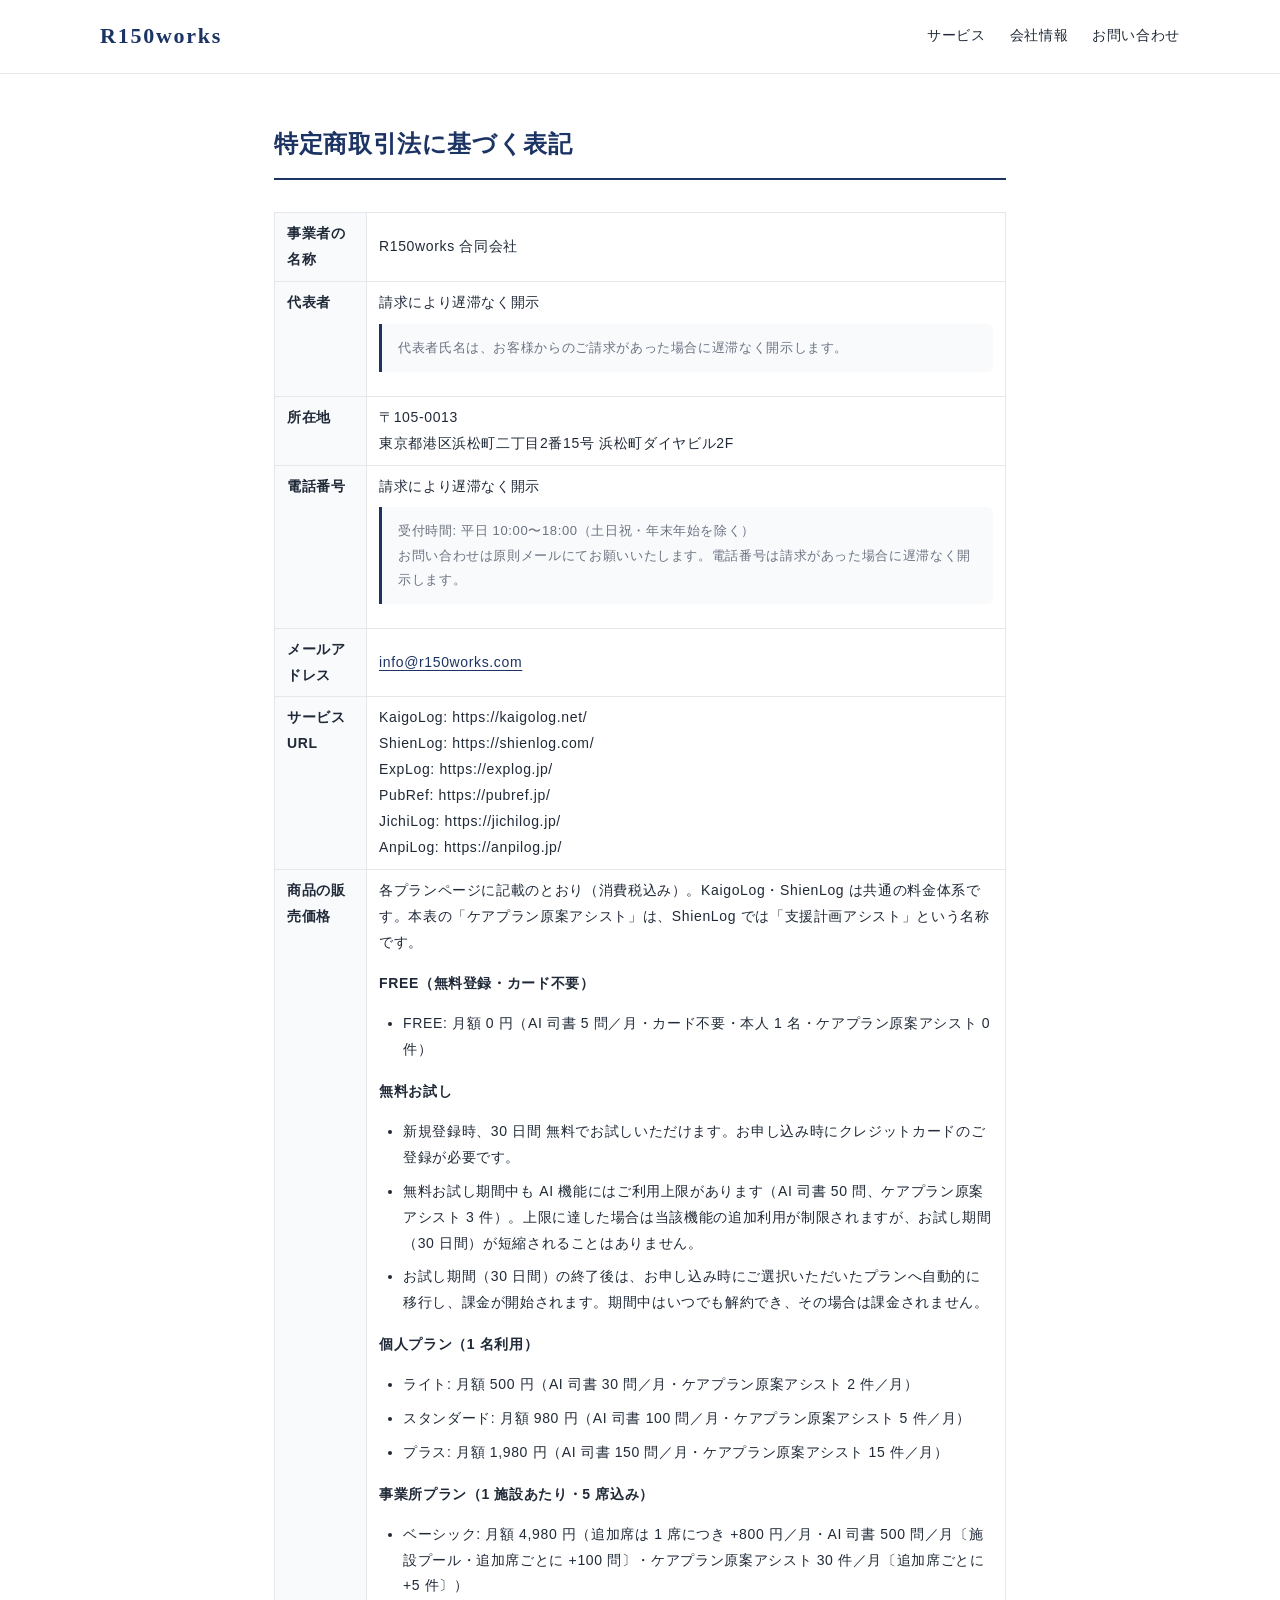
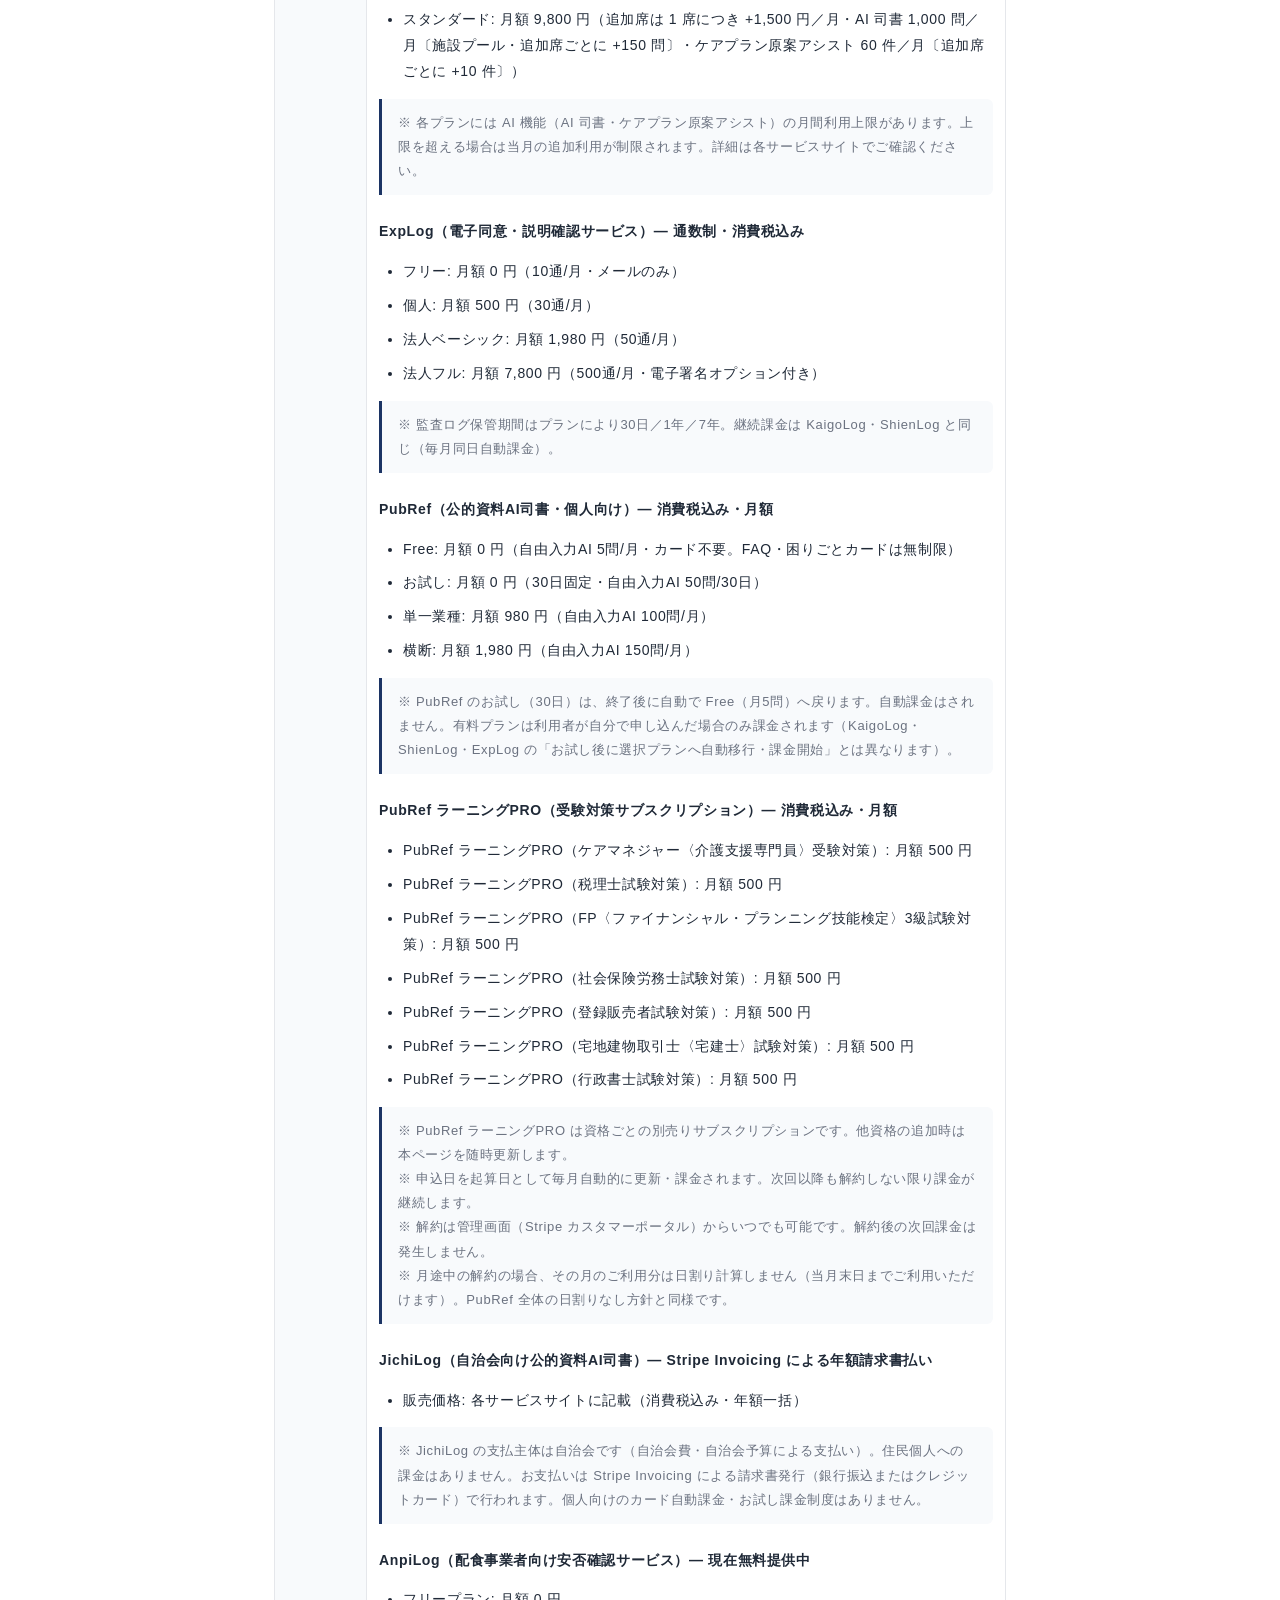
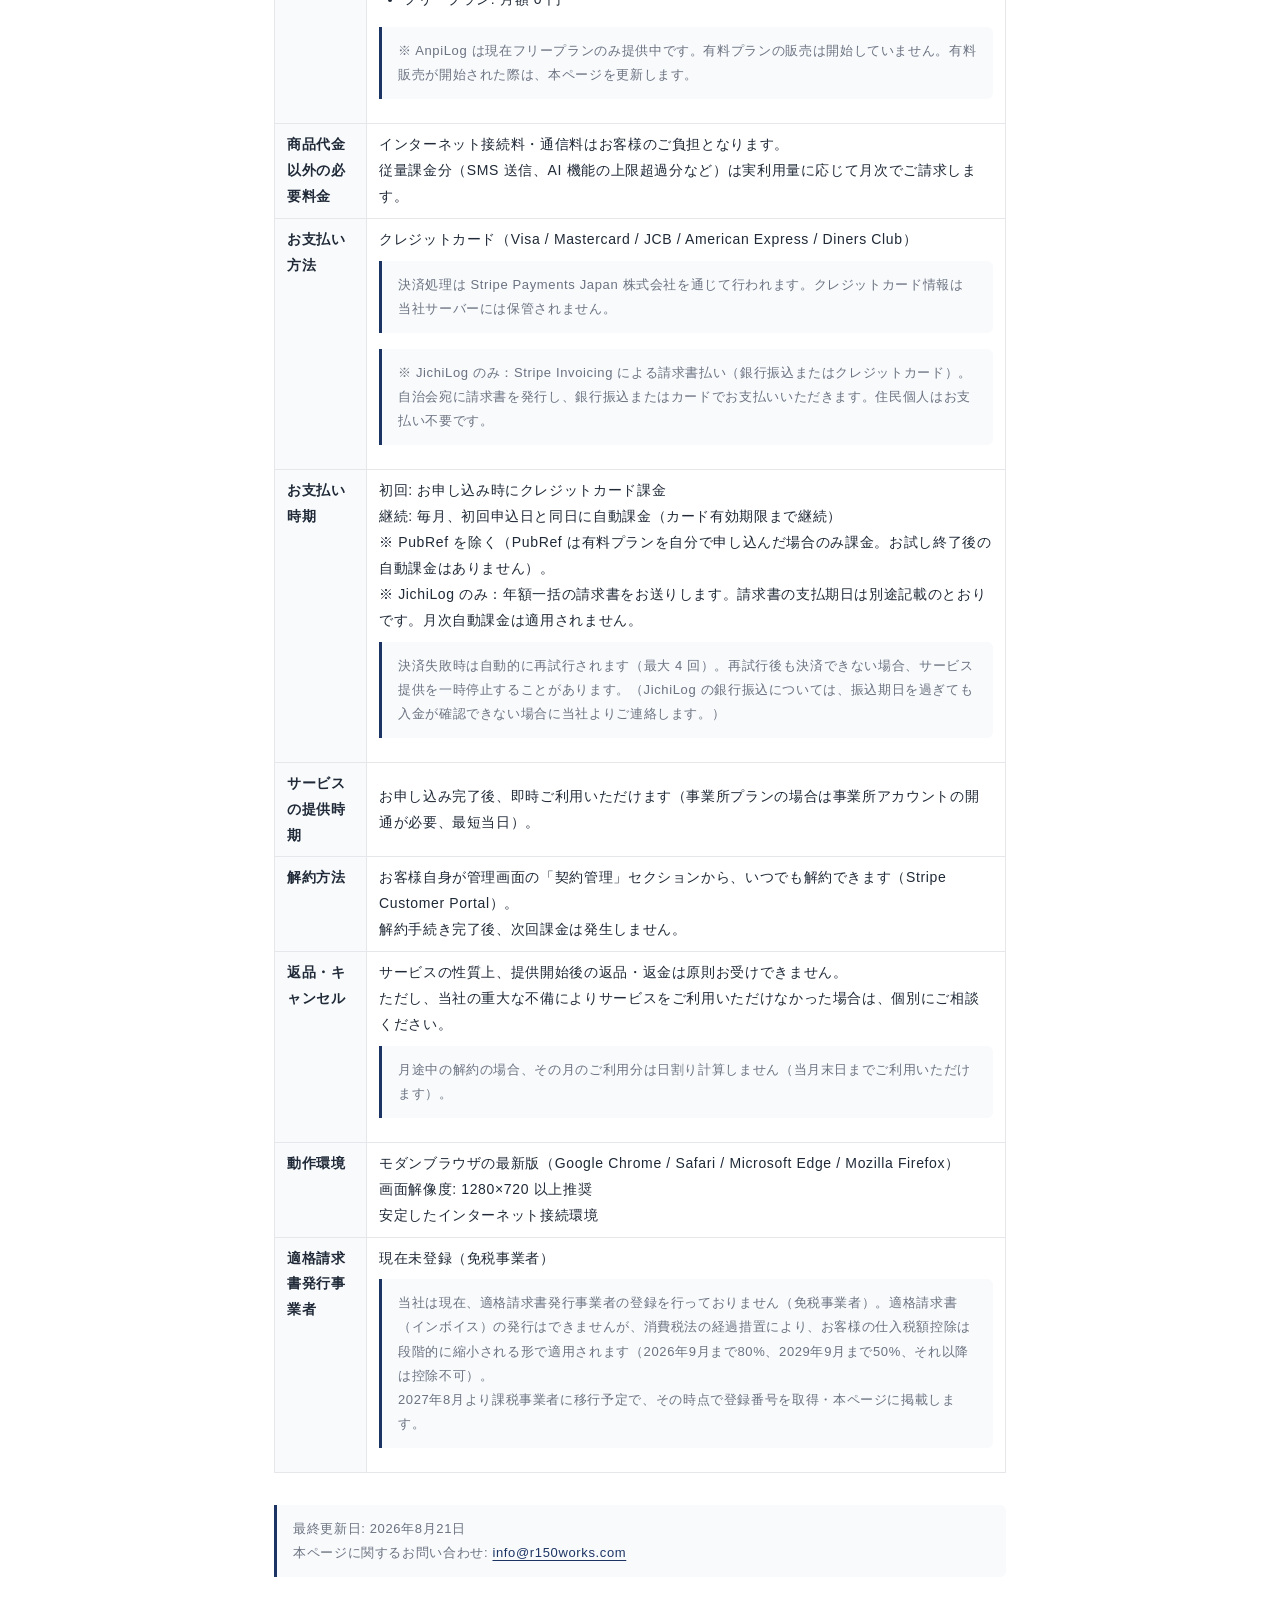
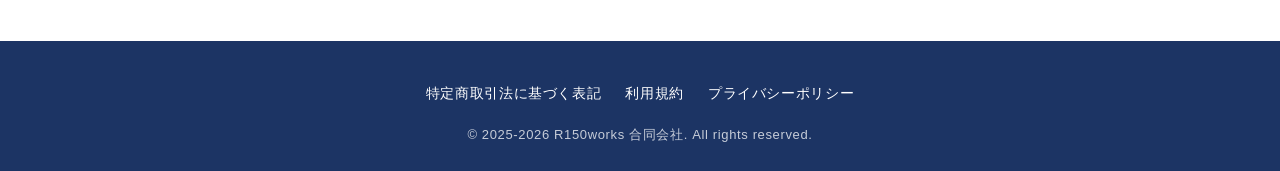
<file: tokushoho.html>
<!DOCTYPE html>
<html lang="ja">
<head>
<meta charset="UTF-8" />
<meta name="viewport" content="width=device-width, initial-scale=1.0" />
<meta name="robots" content="noindex,noarchive" />
<title>特定商取引法に基づく表記 — R150works 合同会社</title>
<link rel="stylesheet" href="assets/style.css" />
</head>
<body>

<header class="site-header">
  <div class="site-header-inner">
    <a href="/" class="site-logo">R150works</a>
    <nav class="site-nav">
      <a href="index.html#products">サービス</a>
      <a href="index.html#company">会社情報</a>
      <a href="index.html#contact">お問い合わせ</a>
    </nav>
  </div>
</header>

<main class="doc-page">

<h1>特定商取引法に基づく表記</h1>

<table>
  <tr>
    <th>事業者の名称</th>
    <td>R150works 合同会社</td>
  </tr>
  <tr>
    <th>代表者</th>
    <td>
      請求により遅滞なく開示
      <div class="note" style="margin-top: 8px;">
        代表者氏名は、お客様からのご請求があった場合に遅滞なく開示します。
      </div>
    </td>
  </tr>
  <tr>
    <th>所在地</th>
    <td>〒105-0013<br>東京都港区浜松町二丁目2番15号 浜松町ダイヤビル2F</td>
  </tr>
  <tr>
    <th>電話番号</th>
    <td>
      請求により遅滞なく開示
      <div class="note" style="margin-top: 8px;">
        受付時間: 平日 10:00〜18:00（土日祝・年末年始を除く）<br>
        お問い合わせは原則メールにてお願いいたします。電話番号は請求があった場合に遅滞なく開示します。
      </div>
    </td>
  </tr>
  <tr>
    <th>メールアドレス</th>
    <td><a href="mailto:info@r150works.com">info@r150works.com</a></td>
  </tr>
  <tr>
    <th>サービス URL</th>
    <td>
      KaigoLog: https://kaigolog.net/<br>
      ShienLog: https://shienlog.com/<br>
      ExpLog: https://explog.jp/<br>
      PubRef: https://pubref.jp/<br>
      JichiLog: https://jichilog.jp/<br>
      AnpiLog: https://anpilog.jp/
    </td>
  </tr>
  <tr>
    <th>商品の販売価格</th>
    <td>
      各プランページに記載のとおり（消費税込み）。KaigoLog・ShienLog は共通の料金体系です。本表の「ケアプラン原案アシスト」は、ShienLog では「支援計画アシスト」という名称です。
      <h3 style="margin-top: 16px; margin-bottom: 8px; font-size: 14px;">FREE（無料登録・カード不要）</h3>
      <ul>
        <li>FREE: 月額 0 円（AI 司書 5 問／月・カード不要・本人 1 名・ケアプラン原案アシスト 0 件）</li>
      </ul>
      <h3 style="margin-top: 16px; margin-bottom: 8px; font-size: 14px;">無料お試し</h3>
      <ul>
        <li>新規登録時、30 日間 無料でお試しいただけます。お申し込み時にクレジットカードのご登録が必要です。</li>
        <li>無料お試し期間中も AI 機能にはご利用上限があります（AI 司書 50 問、ケアプラン原案アシスト 3 件）。上限に達した場合は当該機能の追加利用が制限されますが、お試し期間（30 日間）が短縮されることはありません。</li>
        <li>お試し期間（30 日間）の終了後は、お申し込み時にご選択いただいたプランへ自動的に移行し、課金が開始されます。期間中はいつでも解約でき、その場合は課金されません。</li>
      </ul>
      <h3 style="margin-top: 16px; margin-bottom: 8px; font-size: 14px;">個人プラン（1 名利用）</h3>
      <ul>
        <li>ライト: 月額 500 円（AI 司書 30 問／月・ケアプラン原案アシスト 2 件／月）</li>
        <li>スタンダード: 月額 980 円（AI 司書 100 問／月・ケアプラン原案アシスト 5 件／月）</li>
        <li>プラス: 月額 1,980 円（AI 司書 150 問／月・ケアプラン原案アシスト 15 件／月）</li>
      </ul>
      <h3 style="margin-top: 16px; margin-bottom: 8px; font-size: 14px;">事業所プラン（1 施設あたり・5 席込み）</h3>
      <ul>
        <li>ベーシック: 月額 4,980 円（追加席は 1 席につき +800 円／月・AI 司書 500 問／月〔施設プール・追加席ごとに +100 問〕・ケアプラン原案アシスト 30 件／月〔追加席ごとに +5 件〕）</li>
        <li>スタンダード: 月額 9,800 円（追加席は 1 席につき +1,500 円／月・AI 司書 1,000 問／月〔施設プール・追加席ごとに +150 問〕・ケアプラン原案アシスト 60 件／月〔追加席ごとに +10 件〕）</li>
      </ul>
      <div class="note" style="margin-top: 12px;">
        ※ 各プランには AI 機能（AI 司書・ケアプラン原案アシスト）の月間利用上限があります。上限を超える場合は当月の追加利用が制限されます。詳細は各サービスサイトでご確認ください。
      </div>

      <h3 style="margin-top: 24px; margin-bottom: 8px; font-size: 14px;">ExpLog（電子同意・説明確認サービス）— 通数制・消費税込み</h3>
      <ul>
        <li>フリー: 月額 0 円（10通/月・メールのみ）</li>
        <li>個人: 月額 500 円（30通/月）</li>
        <li>法人ベーシック: 月額 1,980 円（50通/月）</li>
        <li>法人フル: 月額 7,800 円（500通/月・電子署名オプション付き）</li>
      </ul>
      <div class="note" style="margin-top: 8px;">
        ※ 監査ログ保管期間はプランにより30日／1年／7年。継続課金は KaigoLog・ShienLog と同じ（毎月同日自動課金）。
      </div>

      <h3 style="margin-top: 24px; margin-bottom: 8px; font-size: 14px;">PubRef（公的資料AI司書・個人向け）— 消費税込み・月額</h3>
      <ul>
        <li>Free: 月額 0 円（自由入力AI 5問/月・カード不要。FAQ・困りごとカードは無制限）</li>
        <li>お試し: 月額 0 円（30日固定・自由入力AI 50問/30日）</li>
        <li>単一業種: 月額 980 円（自由入力AI 100問/月）</li>
        <li>横断: 月額 1,980 円（自由入力AI 150問/月）</li>
      </ul>
      <div class="note" style="margin-top: 8px;">
        ※ PubRef のお試し（30日）は、終了後に自動で Free（月5問）へ戻ります。自動課金はされません。有料プランは利用者が自分で申し込んだ場合のみ課金されます（KaigoLog・ShienLog・ExpLog の「お試し後に選択プランへ自動移行・課金開始」とは異なります）。
      </div>

      <h3 style="margin-top: 24px; margin-bottom: 8px; font-size: 14px;">PubRef ラーニングPRO（受験対策サブスクリプション）— 消費税込み・月額</h3>
      <ul>
        <li>PubRef ラーニングPRO（ケアマネジャー〈介護支援専門員〉受験対策）: 月額 500 円</li>
        <li>PubRef ラーニングPRO（税理士試験対策）: 月額 500 円</li>
        <li>PubRef ラーニングPRO（FP〈ファイナンシャル・プランニング技能検定〉3級試験対策）: 月額 500 円</li>
        <li>PubRef ラーニングPRO（社会保険労務士試験対策）: 月額 500 円</li>
        <li>PubRef ラーニングPRO（登録販売者試験対策）: 月額 500 円</li>
        <li>PubRef ラーニングPRO（宅地建物取引士〈宅建士〉試験対策）: 月額 500 円</li>
        <li>PubRef ラーニングPRO（行政書士試験対策）: 月額 500 円</li>
      </ul>
      <div class="note" style="margin-top: 8px;">
        ※ PubRef ラーニングPRO は資格ごとの別売りサブスクリプションです。他資格の追加時は本ページを随時更新します。<br>
        ※ 申込日を起算日として毎月自動的に更新・課金されます。次回以降も解約しない限り課金が継続します。<br>
        ※ 解約は管理画面（Stripe カスタマーポータル）からいつでも可能です。解約後の次回課金は発生しません。<br>
        ※ 月途中の解約の場合、その月のご利用分は日割り計算しません（当月末日までご利用いただけます）。PubRef 全体の日割りなし方針と同様です。
      </div>

      <h3 style="margin-top: 24px; margin-bottom: 8px; font-size: 14px;">JichiLog（自治会向け公的資料AI司書）— Stripe Invoicing による年額請求書払い</h3>
      <ul>
        <li>販売価格: 各サービスサイトに記載（消費税込み・年額一括）</li>
      </ul>
      <div class="note" style="margin-top: 8px;">
        ※ JichiLog の支払主体は自治会です（自治会費・自治会予算による支払い）。住民個人への課金はありません。お支払いは Stripe Invoicing による請求書発行（銀行振込またはクレジットカード）で行われます。個人向けのカード自動課金・お試し課金制度はありません。<!-- 要確認: 年額の具体的な価格が確定次第、「各サービスサイトに記載」を実額に更新する -->
      </div>

      <h3 style="margin-top: 24px; margin-bottom: 8px; font-size: 14px;">AnpiLog（配食事業者向け安否確認サービス）— 現在無料提供中</h3>
      <ul>
        <li>フリープラン: 月額 0 円</li>
      </ul>
      <div class="note" style="margin-top: 8px;">
        ※ AnpiLog は現在フリープランのみ提供中です。有料プランの販売は開始していません。有料販売が開始された際は、本ページを更新します。
      </div>
    </td>
  </tr>
  <tr>
    <th>商品代金以外の必要料金</th>
    <td>
      インターネット接続料・通信料はお客様のご負担となります。<br>
      従量課金分（SMS 送信、AI 機能の上限超過分など）は実利用量に応じて月次でご請求します。
    </td>
  </tr>
  <tr>
    <th>お支払い方法</th>
    <td>
      クレジットカード（Visa / Mastercard / JCB / American Express / Diners Club）
      <div class="note" style="margin-top: 8px;">
        決済処理は Stripe Payments Japan 株式会社を通じて行われます。クレジットカード情報は当社サーバーには保管されません。
      </div>
      <div class="note" style="margin-top: 8px;">
        ※ JichiLog のみ：Stripe Invoicing による請求書払い（銀行振込またはクレジットカード）。自治会宛に請求書を発行し、銀行振込またはカードでお支払いいただきます。住民個人はお支払い不要です。
      </div>
    </td>
  </tr>
  <tr>
    <th>お支払い時期</th>
    <td>
      初回: お申し込み時にクレジットカード課金<br>
      継続: 毎月、初回申込日と同日に自動課金（カード有効期限まで継続）<br>
      ※ PubRef を除く（PubRef は有料プランを自分で申し込んだ場合のみ課金。お試し終了後の自動課金はありません）。<br>
      ※ JichiLog のみ：年額一括の請求書をお送りします。請求書の支払期日は別途記載のとおりです。月次自動課金は適用されません。
      <div class="note" style="margin-top: 8px;">
        決済失敗時は自動的に再試行されます（最大 4 回）。再試行後も決済できない場合、サービス提供を一時停止することがあります。（JichiLog の銀行振込については、振込期日を過ぎても入金が確認できない場合に当社よりご連絡します。）
      </div>
    </td>
  </tr>
  <tr>
    <th>サービスの提供時期</th>
    <td>お申し込み完了後、即時ご利用いただけます（事業所プランの場合は事業所アカウントの開通が必要、最短当日）。</td>
  </tr>
  <tr>
    <th>解約方法</th>
    <td>
      お客様自身が管理画面の「契約管理」セクションから、いつでも解約できます（Stripe Customer Portal）。<br>
      解約手続き完了後、次回課金は発生しません。
    </td>
  </tr>
  <tr>
    <th>返品・キャンセル</th>
    <td>
      サービスの性質上、提供開始後の返品・返金は原則お受けできません。<br>
      ただし、当社の重大な不備によりサービスをご利用いただけなかった場合は、個別にご相談ください。
      <div class="note" style="margin-top: 8px;">
        月途中の解約の場合、その月のご利用分は日割り計算しません（当月末日までご利用いただけます）。
      </div>
    </td>
  </tr>
  <tr>
    <th>動作環境</th>
    <td>
      モダンブラウザの最新版（Google Chrome / Safari / Microsoft Edge / Mozilla Firefox）<br>
      画面解像度: 1280×720 以上推奨<br>
      安定したインターネット接続環境
    </td>
  </tr>
  <tr>
    <th>適格請求書発行事業者</th>
    <td>
      現在未登録（免税事業者）
      <div class="note" style="margin-top: 8px;">
        当社は現在、適格請求書発行事業者の登録を行っておりません（免税事業者）。適格請求書（インボイス）の発行はできませんが、消費税法の経過措置により、お客様の仕入税額控除は段階的に縮小される形で適用されます（2026年9月まで80%、2029年9月まで50%、それ以降は控除不可）。<br>
        2027年8月より課税事業者に移行予定で、その時点で登録番号を取得・本ページに掲載します。
      </div>
    </td>
  </tr>
</table>

<p class="note" style="margin-top: 32px;">
  最終更新日: 2026年8月21日<br>
  本ページに関するお問い合わせ: <a href="mailto:info@r150works.com">info@r150works.com</a>
</p>

</main>

<footer class="site-footer">
  <div class="site-footer-inner">
    <nav class="footer-nav">
      <a href="tokushoho.html">特定商取引法に基づく表記</a>
      <a href="terms.html">利用規約</a>
      <a href="privacy.html">プライバシーポリシー</a>
    </nav>
    <div class="copyright">
      © 2025-2026 R150works 合同会社. All rights reserved.
    </div>
  </div>
</footer>

</body>
</html>
</file>
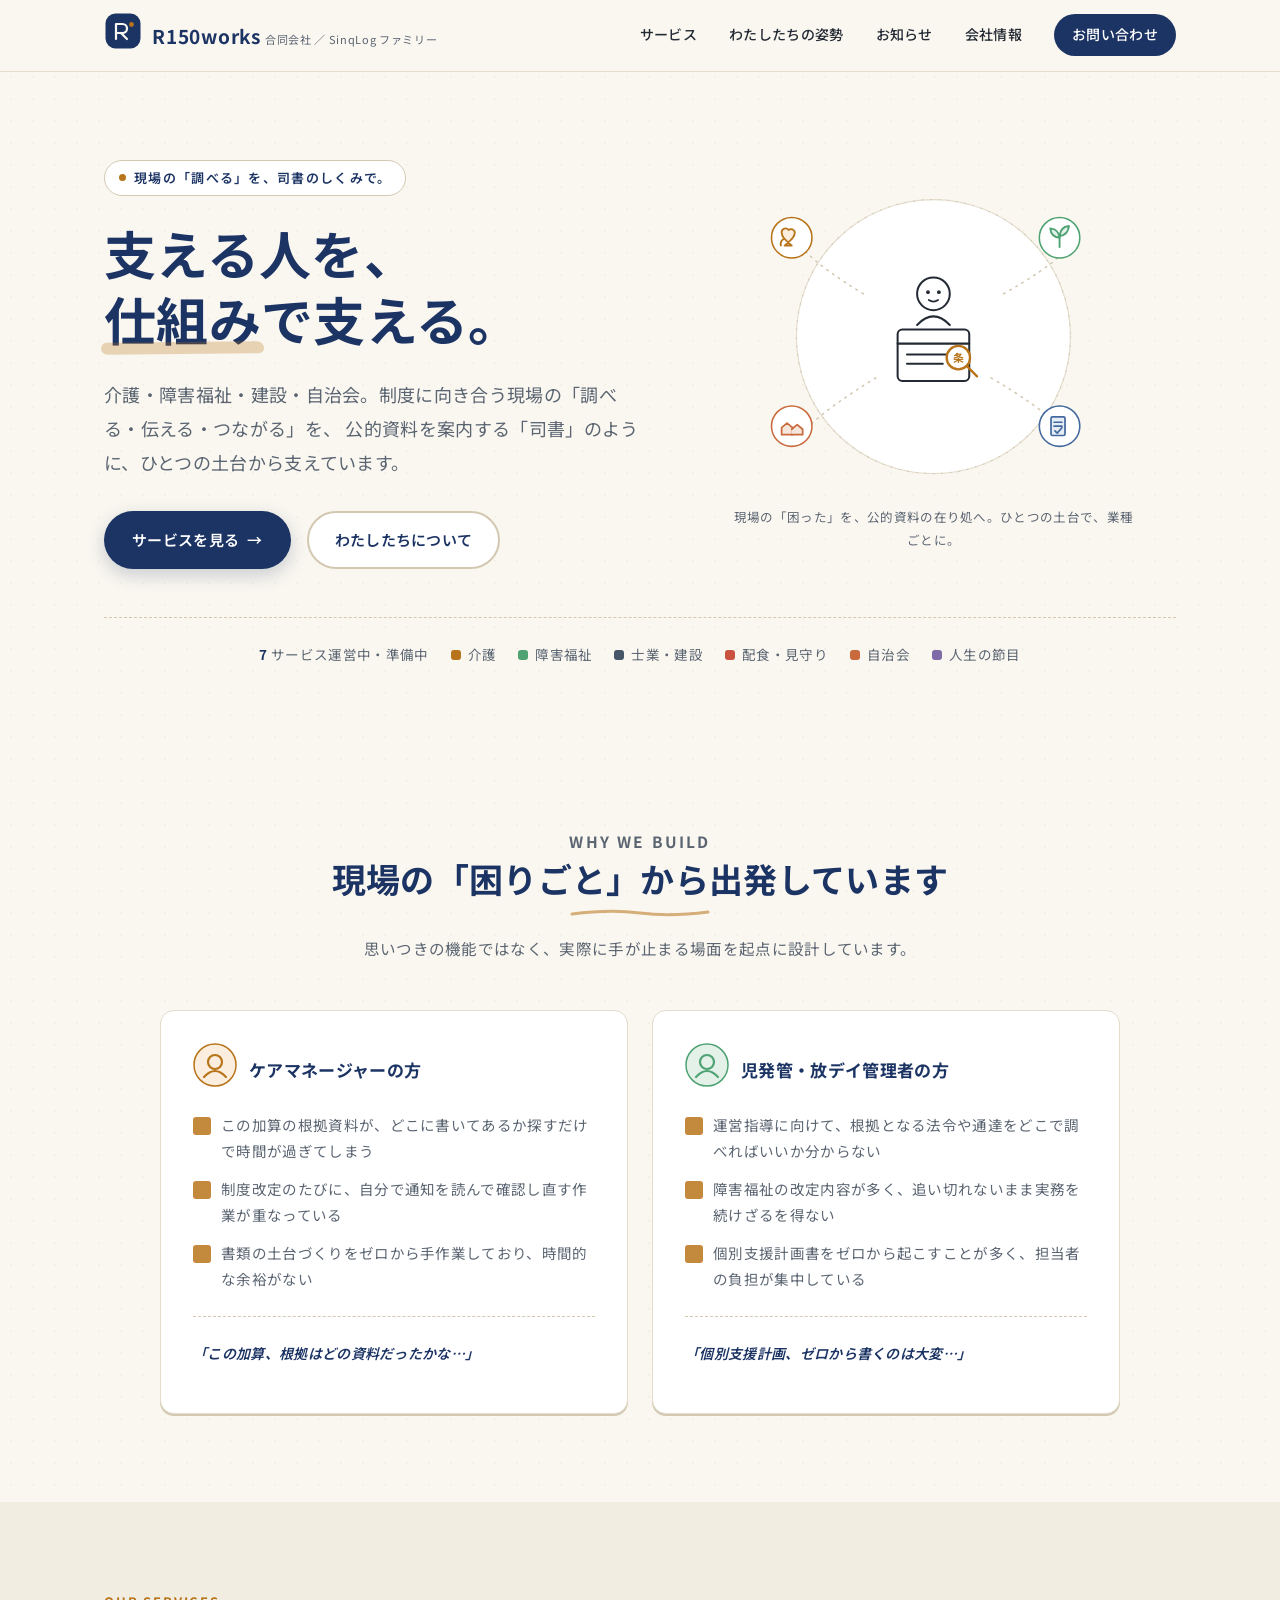
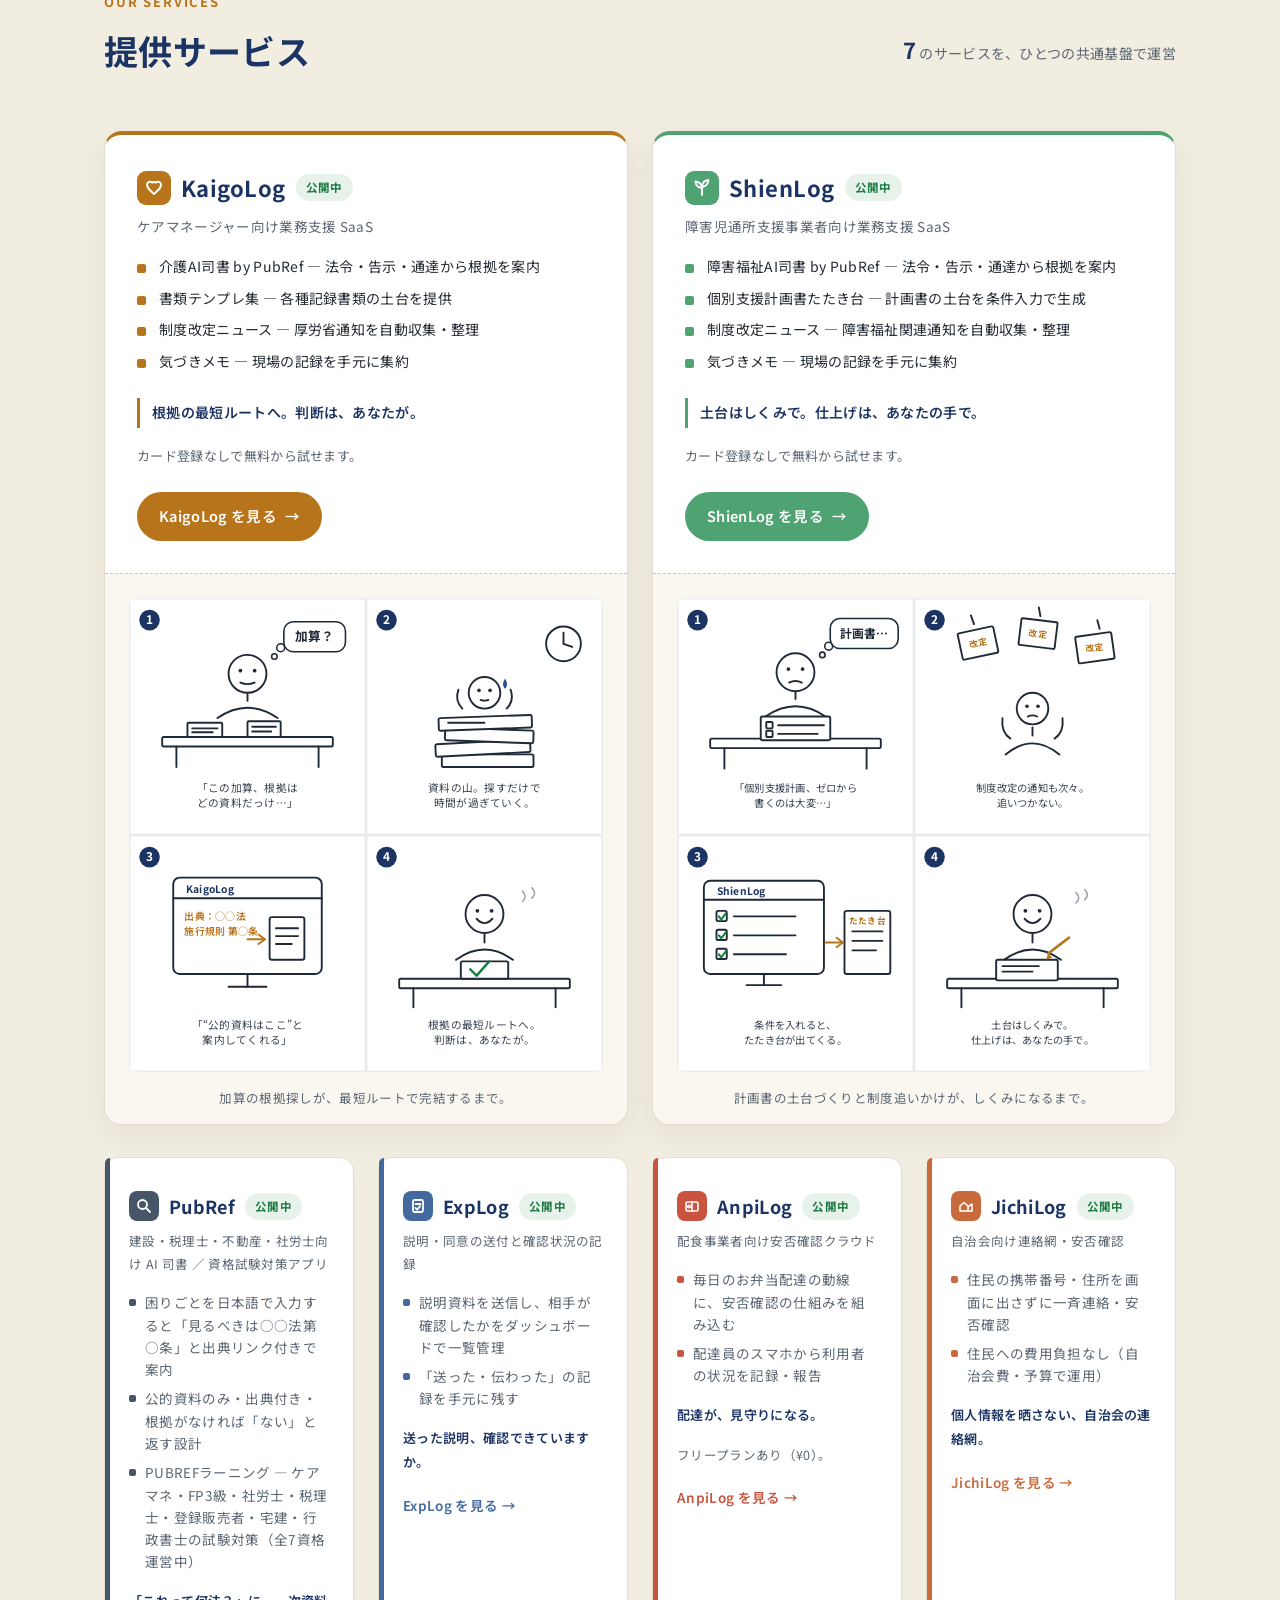
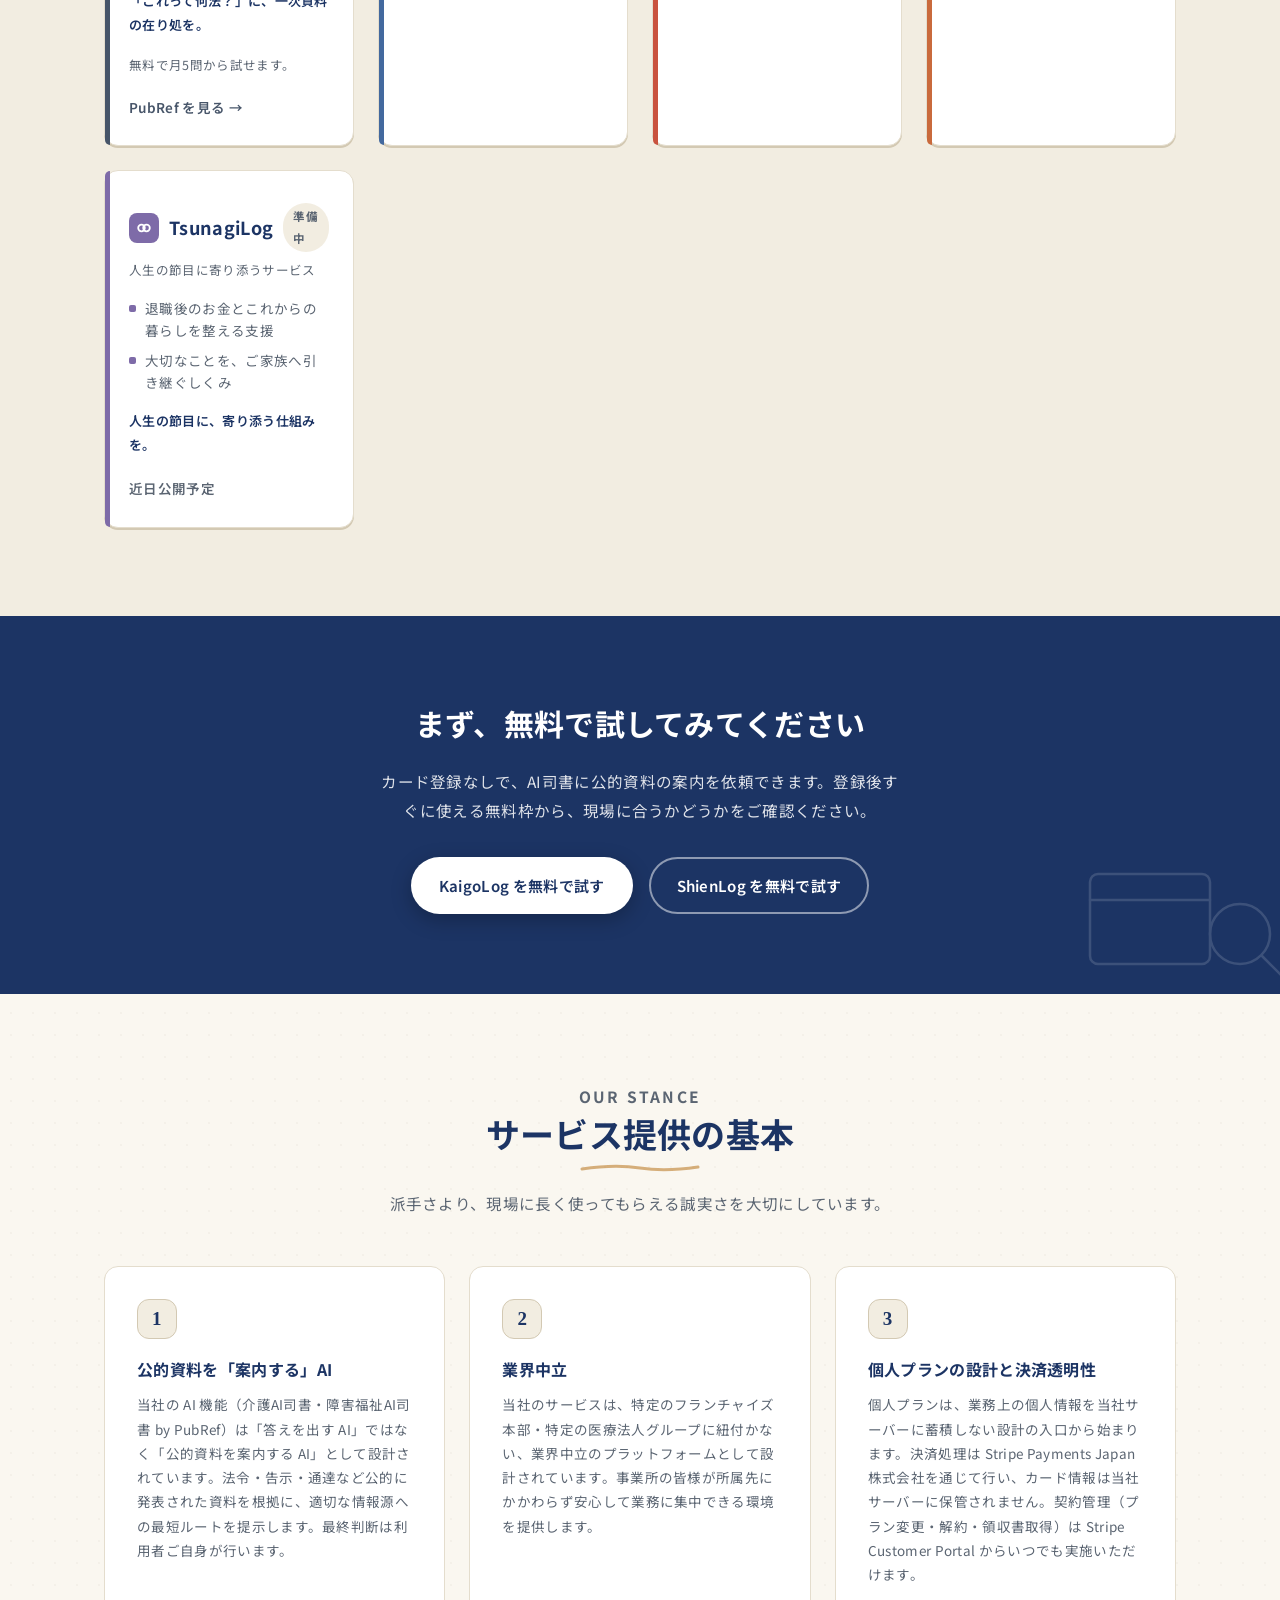
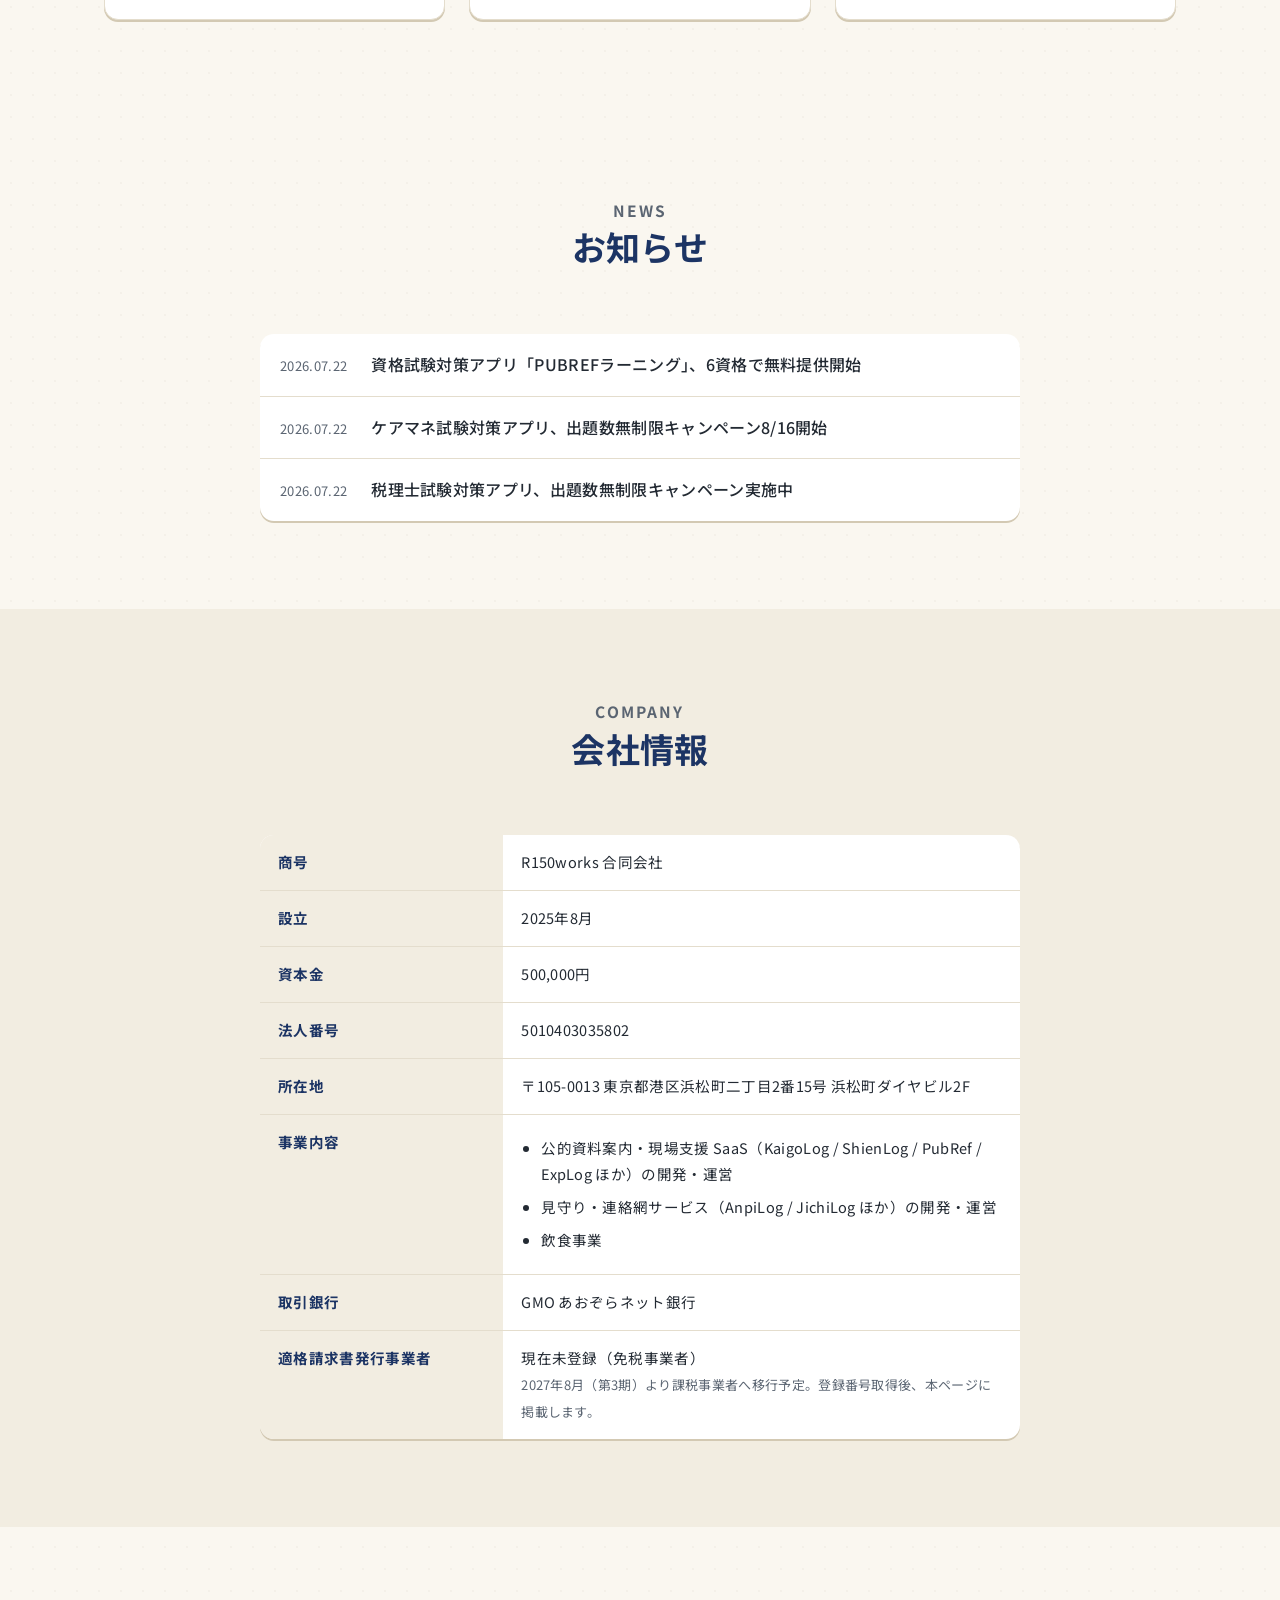
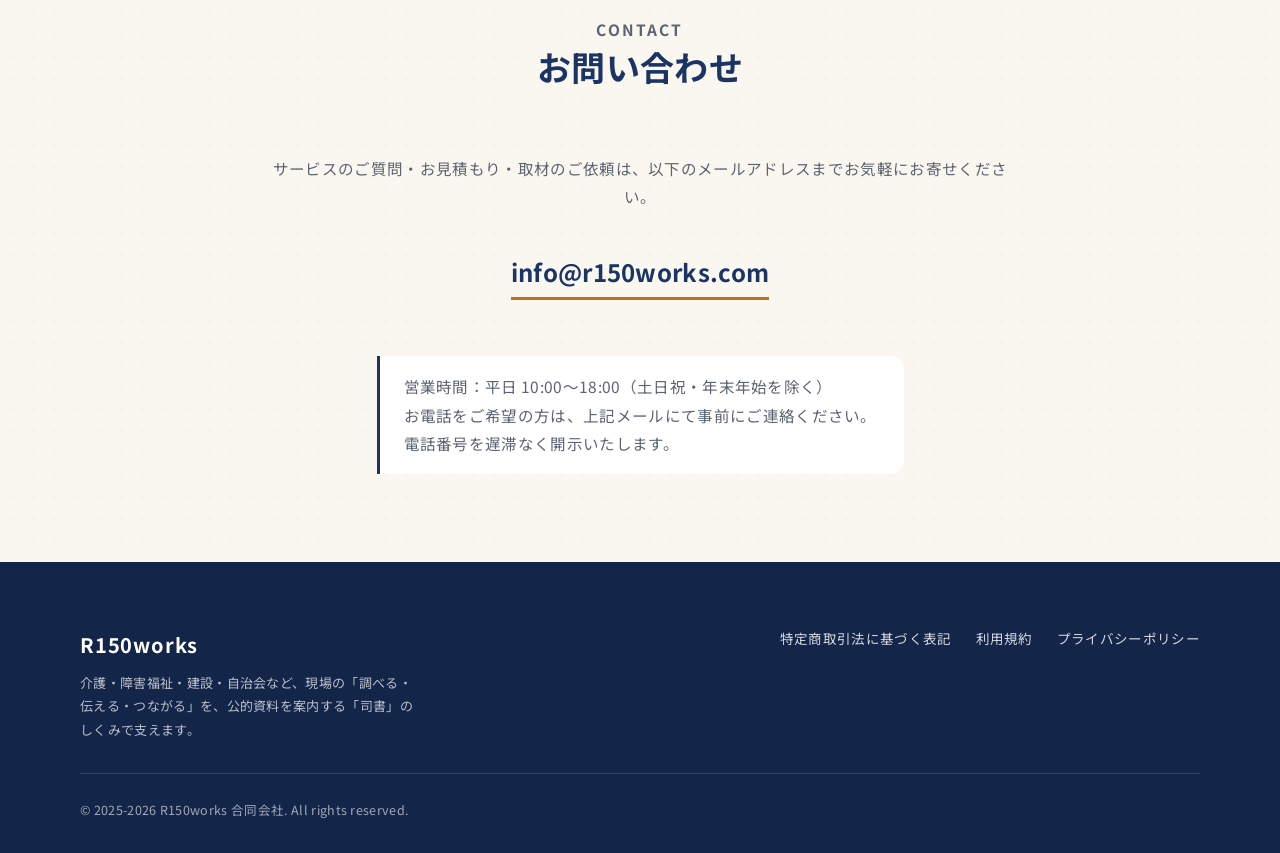
<file: mockups/redesign-v1.html>
<!DOCTYPE html>
<html lang="ja">
<head>
<meta charset="UTF-8" />
<meta name="viewport" content="width=device-width, initial-scale=1.0" />
<title>R150works 合同会社 — 現場を支えるしくみを、つくる。［redesign v1 モックアップ］</title>
<meta name="description" content="R150works 合同会社は、介護・障害福祉・建設・自治会など各現場の「調べる・伝える・つながる」を、公的資料を案内する「司書」のしくみで支える SaaS（SinqLog ファミリー）を開発・運営します。" />
<link rel="preconnect" href="https://fonts.googleapis.com">
<link rel="preconnect" href="https://fonts.gstatic.com" crossorigin>
<link href="https://fonts.googleapis.com/css2?family=Noto+Sans+JP:wght@400;500;600;700&display=swap" rel="stylesheet">
<style>
/* ============================================================
   R150works LP redesign v1 —「手描きの現場」
   方向性：温かい紙・手描き線画を全体の共通言語に。
   4コマ漫画の資産をサイトの"顔"へ引き上げる。
   ブランド：Primary #1c3464 維持／製品ごとの確定差し色を使用／
   Noto Sans JP／フォーマル寄り・絵文字なし・誇大表現なし。
   ============================================================ */

:root {
  --primary: #1c3464;
  --primary-dark: #14254a;
  --primary-light: #2a4d8f;
  --ink: #232a33;          /* 手描き線・本文の主色（真っ黒を避ける） */
  --ink-soft: #5b6572;
  --paper: #faf7f0;        /* 温かいオフホワイト紙 */
  --paper-deep: #f2ede1;   /* 一段濃い紙 */
  --card: #ffffff;
  --line: #e4ddcd;         /* 紙になじむ境界線 */
  --line-strong: #d3c9b3;

  /* 製品別 確定差し色（02_共通ブランド方針.md） */
  --kaigo:   #b8741a;
  --shien:   #4FA373;
  --pubref:  #475569;
  --explog:  #43699E;
  --anpi:    #C9533F;
  --jichi:   #C96A3C;
  --tsunagi: #7E6BA8;

  /* 余白スケール（4 の倍数で統一） */
  --s1: 4px;  --s2: 8px;  --s3: 16px; --s4: 24px;
  --s5: 32px; --s6: 48px; --s7: 64px; --s8: 96px;

  --wrap: 1120px;
  --wrap-text: 760px;
  --radius: 14px;
}

* { box-sizing: border-box; }

html { scroll-behavior: smooth; }

body {
  margin: 0;
  font-family: "Noto Sans JP", -apple-system, "Segoe UI", "Hiragino Sans", "Yu Gothic UI", sans-serif;
  color: var(--ink);
  background: var(--paper);
  line-height: 1.85;
  letter-spacing: 0.02em;
  font-size: 16px;
  /* 紙の微かな質感：薄いドット。過剰にしない。 */
  background-image: radial-gradient(rgba(120,100,60,0.045) 1px, transparent 1px);
  background-size: 22px 22px;
}

a { color: var(--primary); text-underline-offset: 3px; }

.wrap { max-width: var(--wrap); margin: 0 auto; padding: 0 var(--s4); }

/* ---------- ヘッダー ---------- */
.site-header {
  position: sticky; top: 0; z-index: 100;
  background: rgba(250,247,240,0.92);
  backdrop-filter: saturate(1.2) blur(6px);
  border-bottom: 1px solid var(--line);
}
.header-inner {
  max-width: var(--wrap); margin: 0 auto;
  padding: 12px var(--s4);
  display: flex; align-items: center; justify-content: space-between; gap: var(--s4);
  position: relative;
}
.nav-toggle {
  display: none; flex: 0 0 auto;
  flex-direction: column; justify-content: center; gap: 5px;
  width: 40px; height: 40px; padding: 8px; margin: 0;
  background: none; border: none; cursor: pointer;
}
.nav-toggle span { display: block; width: 100%; height: 2px; background: var(--primary); border-radius: 2px; }
.brand { display: flex; align-items: center; gap: 10px; text-decoration: none; }
.brand-mark { flex: 0 0 auto; }
.brand-name {
  font-weight: 700; font-size: 19px; color: var(--primary);
  letter-spacing: 0.04em;
}
.brand-sub { font-size: 11px; color: var(--ink-soft); letter-spacing: 0.06em; }

.site-nav { display: flex; align-items: center; gap: var(--s5); }
.site-nav a {
  color: var(--ink); text-decoration: none; font-size: 14px; font-weight: 500;
  white-space: nowrap; padding: 4px 0; position: relative;
}
.site-nav a:not(.nav-cta):hover { color: var(--primary); }
.site-nav a:not(.nav-cta)::after {
  content: ""; position: absolute; left: 0; bottom: -2px; width: 0; height: 2px;
  background: var(--kaigo); transition: width 0.2s;
}
.site-nav a:not(.nav-cta):hover::after { width: 100%; }
.nav-cta {
  background: var(--primary); color: #fff !important; border-radius: 999px;
  padding: 8px 18px !important; font-weight: 600;
}
.nav-cta:hover { background: var(--primary-light); }

/* ---------- ヒーロー ---------- */
.hero {
  position: relative; overflow: hidden;
  padding: clamp(48px, 8vw, 88px) 0 clamp(40px, 6vw, 72px);
}
.hero-grid {
  max-width: var(--wrap); margin: 0 auto; padding: 0 var(--s4);
  display: grid; grid-template-columns: 1.05fr 0.95fr; gap: clamp(24px, 4vw, 56px);
  align-items: center;
}
.hero-eyebrow {
  display: inline-flex; align-items: center; gap: 8px;
  font-size: 13px; font-weight: 600; letter-spacing: 0.1em; color: var(--primary);
  background: #fff; border: 1px solid var(--line-strong);
  padding: 5px 14px; border-radius: 999px; margin-bottom: var(--s4);
}
.hero-eyebrow .dot { width: 7px; height: 7px; border-radius: 50%; background: var(--kaigo); }
.hero h1 {
  font-size: clamp(30px, 5.4vw, 52px);
  font-weight: 700; line-height: 1.28; color: var(--primary);
  margin: 0 0 var(--s4); text-wrap: pretty;
}
.hero h1 .mark {
  position: relative; white-space: nowrap;
}
.hero h1 .mark::after {
  /* 手描き風の下線ストローク */
  content: ""; position: absolute; left: -2%; right: -2%; bottom: 2px; height: 12px;
  background: var(--kaigo); opacity: 0.28; border-radius: 8px 10px 7px 9px;
  transform: rotate(-0.6deg);
}
.hero .lead {
  font-size: clamp(15px, 1.8vw, 18px); color: var(--ink-soft);
  margin: 0 0 var(--s5); max-width: 30em; line-height: 1.9;
}
.hero-actions { display: flex; flex-wrap: wrap; gap: var(--s3); }
.btn {
  display: inline-flex; align-items: center; gap: 8px;
  text-decoration: none; font-weight: 600; font-size: 15px;
  padding: 13px 26px; border-radius: 999px; transition: transform .15s, background .2s, box-shadow .2s;
  border: 2px solid transparent;
}
.btn-primary { background: var(--primary); color: #fff; box-shadow: 0 6px 18px rgba(28,52,100,0.22); }
.btn-primary:hover { background: var(--primary-light); transform: translateY(-1px); }
.btn-ghost { background: #fff; color: var(--primary); border-color: var(--line-strong); }
.btn-ghost:hover { border-color: var(--primary); }
.btn .arrow { transition: transform .2s; }
.btn:hover .arrow { transform: translateX(3px); }

/* ヒーロー・イラスト（手描き線画のシーン） */
.hero-illust { position: relative; }
.hero-illust svg { width: 100%; height: auto; display: block; }
.hero-illust figcaption {
  font-size: 12.5px; color: var(--ink-soft); text-align: center; margin-top: var(--s3);
}

.hero-strip {
  max-width: var(--wrap); margin: clamp(28px, 4vw, 48px) auto 0; padding: 0 var(--s4);
}
.hero-strip-inner {
  display: flex; flex-wrap: wrap; gap: 10px 22px; justify-content: center;
  padding-top: var(--s4); border-top: 1px dashed var(--line-strong);
  font-size: 13.5px; color: var(--ink-soft);
}
.hero-strip-inner b { color: var(--primary); font-weight: 700; }
.chip { display: inline-flex; align-items: center; gap: 7px; }
.chip .sw { width: 10px; height: 10px; border-radius: 3px; }

/* ---------- セクション共通 ---------- */
.section { padding: clamp(56px, 8vw, 88px) 0; }
.section-alt { background: var(--paper-deep); }
.section-head { max-width: var(--wrap-text); margin: 0 auto var(--s6); text-align: center; }
.section-kicker {
  font-size: 13px; font-weight: 700; letter-spacing: 0.14em; color: var(--kaigo);
  margin: 0 0 var(--s2);
}
.section-head h2 {
  font-size: clamp(24px, 4vw, 34px); color: var(--primary); font-weight: 700;
  margin: 0 0 var(--s3); line-height: 1.35; text-wrap: pretty; position: relative;
  display: inline-block;
}
.section-head p { font-size: 15.5px; color: var(--ink-soft); margin: 0; }
.underline-sketch { display: block; margin: 6px auto 0; }

/* ---------- 困りごと ---------- */
.pain-row {
  display: grid; grid-template-columns: 1fr 1fr; gap: var(--s4);
  max-width: 960px; margin: 0 auto;
}
.pain-card {
  background: var(--card); border: 1px solid var(--line); border-radius: var(--radius);
  padding: var(--s5); position: relative;
  box-shadow: 0 2px 0 var(--line-strong);
}
.pain-card .who {
  display: flex; align-items: center; gap: 12px; margin-bottom: var(--s3);
}
.pain-card .who .face { flex: 0 0 auto; }
.pain-card .who h3 { margin: 0; font-size: 17px; color: var(--primary); font-weight: 700; }
.pain-card ul { margin: 0; padding-left: 0; list-style: none; }
.pain-card li {
  font-size: 14.5px; color: var(--ink-soft); line-height: 1.8; margin: 12px 0;
  display: flex; gap: 10px; align-items: flex-start;
}
.pain-card li::before {
  content: ""; flex: 0 0 auto; width: 18px; height: 18px; margin-top: 5px;
  background: var(--kaigo); opacity: 0.85;
  -webkit-mask: no-repeat center/contain; mask: no-repeat center/contain;
  border-radius: 3px;
}
.pain-quote {
  margin-top: var(--s4); padding-top: var(--s4); border-top: 1px dashed var(--line-strong);
  font-size: 14px; color: var(--primary); font-weight: 600; font-style: italic;
}

/* ---------- 製品 ---------- */
.products-head { display: flex; align-items: flex-end; justify-content: space-between; flex-wrap: wrap; gap: var(--s3); max-width: var(--wrap); margin: 0 auto var(--s6); padding: 0 var(--s4); }
.products-head .section-kicker { margin-bottom: 6px; }
.products-head h2 { font-size: clamp(24px, 4vw, 34px); color: var(--primary); margin: 0; font-weight: 700; }
.products-head .count { font-size: 14px; color: var(--ink-soft); }
.products-head .count b { color: var(--primary); font-size: 22px; font-weight: 700; }

/* 主役2製品：漫画つき横長カード */
.flagship-grid {
  max-width: var(--wrap); margin: 0 auto var(--s5); padding: 0 var(--s4);
  display: grid; grid-template-columns: 1fr 1fr; gap: var(--s4);
}
.flag-card {
  background: var(--card); border: 1px solid var(--line); border-radius: 18px;
  overflow: hidden; display: flex; flex-direction: column;
  box-shadow: 0 10px 30px rgba(40,30,10,0.06);
  --a: var(--kaigo);
  border-top: 4px solid var(--a);
}
.flag-card .body { padding: var(--s5); }
.flag-card .tag-row { display: flex; align-items: center; gap: 10px; margin-bottom: 6px; }
.flag-badge {
  width: 34px; height: 34px; border-radius: 9px; flex: 0 0 auto;
  background: var(--a); display: grid; place-items: center;
}
.flag-card h3 { margin: 0; font-size: 22px; color: var(--primary); font-weight: 700; letter-spacing: 0.02em; }
.status {
  font-size: 11.5px; font-weight: 700; padding: 3px 10px; border-radius: 999px;
  background: #e7f3ea; color: #1f7a45; letter-spacing: 0.04em;
}
.status.soon { background: var(--paper-deep); color: var(--ink-soft); }
.flag-card .role { font-size: 13.5px; color: var(--ink-soft); margin: 6px 0 var(--s3); }
.flag-card .feat { list-style: none; margin: 0 0 var(--s4); padding: 0; }
.flag-card .feat li {
  font-size: 14px; color: var(--ink); line-height: 1.7; margin: 8px 0;
  padding-left: 22px; position: relative;
}
.flag-card .feat li::before {
  content: ""; position: absolute; left: 0; top: 9px; width: 9px; height: 9px;
  border-radius: 2px; background: var(--a);
}
.flag-tagline {
  font-size: 14px; color: var(--primary); font-weight: 600;
  border-left: 3px solid var(--a); padding: 2px 0 2px 12px; margin: 0 0 var(--s3);
}
.flag-note { font-size: 13px; color: var(--ink-soft); margin: 0 0 var(--s4); }
.flag-link {
  display: inline-flex; align-items: center; gap: 8px; text-decoration: none;
  font-weight: 600; font-size: 14.5px; color: #fff; background: var(--a);
  padding: 11px 22px; border-radius: 999px; transition: transform .15s, filter .2s;
}
.flag-link:hover { filter: brightness(1.06); transform: translateY(-1px); }
.flag-link .arrow { transition: transform .2s; }
.flag-link:hover .arrow { transform: translateX(3px); }

.comic {
  margin: 0; padding: var(--s4) var(--s4) var(--s3);
  background: var(--paper); border-top: 1px dashed var(--line-strong);
}
.comic svg { display: block; width: 100%; height: auto; border-radius: 8px; }
.comic figcaption {
  font-size: 12.5px; color: var(--ink-soft); text-align: center;
  padding: var(--s3) var(--s2) 0; line-height: 1.6;
}

/* 他5製品：差し色つきコンパクトカード */
.mini-grid {
  max-width: var(--wrap); margin: 0 auto; padding: 0 var(--s4);
  display: grid; grid-template-columns: repeat(auto-fit, minmax(250px, 1fr)); gap: var(--s4);
}
.mini-card {
  background: var(--card); border: 1px solid var(--line); border-radius: var(--radius);
  padding: var(--s5) var(--s4) var(--s4); position: relative;
  --a: var(--pubref); transition: transform .15s, box-shadow .2s;
  box-shadow: 0 2px 0 var(--line-strong);
}
.mini-card:hover { transform: translateY(-3px); box-shadow: 0 12px 26px rgba(40,30,10,0.08); }
.mini-card::before {
  content: ""; position: absolute; left: 0; top: 0; bottom: 0; width: 5px;
  background: var(--a); border-radius: var(--radius) 0 0 var(--radius);
}
.mini-top { display: flex; align-items: center; gap: 10px; margin-bottom: 6px; }
.mini-badge { width: 30px; height: 30px; border-radius: 8px; background: var(--a); flex: 0 0 auto; display: grid; place-items: center; }
.mini-card h3 { margin: 0; font-size: 18px; color: var(--primary); font-weight: 700; }
.mini-card .role { font-size: 12.5px; color: var(--ink-soft); margin: 4px 0 var(--s3); }
.mini-card .feat { list-style: none; padding: 0; margin: 0 0 var(--s3); }
.mini-card .feat li { font-size: 13.5px; color: var(--ink-soft); line-height: 1.65; margin: 7px 0; padding-left: 16px; position: relative; }
.mini-card .feat li::before { content: ""; position: absolute; left: 0; top: 8px; width: 7px; height: 7px; border-radius: 2px; background: var(--a); }
.mini-tag { font-size: 13px; color: var(--primary); font-weight: 600; margin: 0 0 var(--s3); }
.mini-note { font-size: 12.5px; color: var(--ink-soft); margin: 0 0 var(--s3); }
.mini-link { text-decoration: none; font-weight: 600; font-size: 13.5px; color: var(--a); display: inline-flex; align-items: center; gap: 6px; }
.mini-link:hover { text-decoration: underline; }
.mini-link.disabled { color: var(--ink-soft); pointer-events: none; }

/* ---------- 無料導線 ---------- */
.cta-band {
  background: var(--primary); color: #fff; position: relative; overflow: hidden;
}
.cta-inner {
  max-width: var(--wrap-text); margin: 0 auto; padding: clamp(48px,7vw,80px) var(--s4);
  text-align: center; position: relative; z-index: 1;
}
.cta-inner h2 { font-size: clamp(22px, 3.5vw, 30px); font-weight: 700; margin: 0 0 var(--s3); color: #fff; }
.cta-inner p { font-size: 15.5px; color: rgba(255,255,255,0.86); margin: 0 auto var(--s5); max-width: 34em; }
.cta-actions { display: flex; flex-wrap: wrap; gap: var(--s3); justify-content: center; }
.cta-actions .btn-primary { background: #fff; color: var(--primary); box-shadow: 0 6px 20px rgba(0,0,0,0.25); }
.cta-actions .btn-primary:hover { background: #f2ede1; }
.cta-actions .btn-ghost { background: transparent; color: #fff; border-color: rgba(255,255,255,0.5); }
.cta-actions .btn-ghost:hover { border-color: #fff; background: rgba(255,255,255,0.08); }
.cta-band .bg-illust { position: absolute; right: -30px; bottom: -20px; opacity: 0.14; z-index: 0; }

/* ---------- 3つの約束 ---------- */
.promise-grid {
  max-width: var(--wrap); margin: 0 auto; padding: 0 var(--s4);
  display: grid; grid-template-columns: repeat(auto-fit, minmax(280px, 1fr)); gap: var(--s4);
}
.promise {
  background: var(--card); border: 1px solid var(--line); border-radius: var(--radius);
  padding: var(--s5); box-shadow: 0 2px 0 var(--line-strong);
}
.promise .num {
  display: inline-grid; place-items: center; width: 40px; height: 40px; border-radius: 12px;
  background: var(--paper-deep); color: var(--primary); font-weight: 700; font-size: 19px;
  font-family: Georgia, serif; margin-bottom: var(--s3);
  border: 1px solid var(--line-strong);
}
.promise h3 { margin: 0 0 var(--s2); font-size: 16px; color: var(--primary); font-weight: 700; }
.promise p { margin: 0; font-size: 13.5px; color: var(--ink-soft); line-height: 1.8; }

/* ---------- お知らせ ---------- */
.news-list { list-style: none; margin: 0 auto; padding: 0; max-width: var(--wrap-text); background: var(--card); border-radius: var(--radius); box-shadow: 0 2px 0 var(--line-strong); overflow: hidden; }
.news-list li { display: flex; align-items: baseline; gap: var(--s4); padding: 16px 20px; border-bottom: 1px solid var(--line); }
.news-list li:last-child { border-bottom: none; }
.news-date { flex: 0 0 auto; font-size: 13px; color: var(--ink-soft); font-variant-numeric: tabular-nums; }
.news-list a { color: var(--ink); font-weight: 500; text-decoration: none; }
.news-list a:hover { color: var(--primary); text-decoration: underline; }
@media (max-width: 640px) {
  .news-list li { flex-direction: column; gap: 4px; padding: 14px 16px; }
}

/* ---------- 会社情報 ---------- */
.info-table { width: 100%; max-width: var(--wrap-text); margin: 0 auto; border-collapse: collapse; font-size: 14.5px; background: var(--card); border-radius: var(--radius); overflow: hidden; box-shadow: 0 2px 0 var(--line-strong); }
.info-table th { text-align: left; padding: 14px 18px; background: var(--paper-deep); border-bottom: 1px solid var(--line); width: 32%; vertical-align: top; font-weight: 700; color: var(--primary); white-space: nowrap; }
.info-table td { padding: 14px 18px; border-bottom: 1px solid var(--line); color: var(--ink); }
.info-table tr:last-child th, .info-table tr:last-child td { border-bottom: none; }
.info-table ul { margin: 0; padding-left: 20px; }
.info-table li { margin: 6px 0; }

/* ---------- お問い合わせ ---------- */
.contact-inner { max-width: var(--wrap-text); margin: 0 auto; text-align: center; }
.contact-inner p { font-size: 15.5px; color: var(--ink-soft); }
.mail {
  display: inline-block; font-size: clamp(19px, 3vw, 24px); font-weight: 700; color: var(--primary);
  margin: var(--s4) 0; text-decoration: none; border-bottom: 3px solid var(--kaigo);
  padding-bottom: 2px;
}
.contact-note { font-size: 13px; color: var(--ink-soft); text-align: left; background: var(--card); border-left: 3px solid var(--primary); border-radius: 0 var(--radius) var(--radius) 0; padding: var(--s3) var(--s4); margin: var(--s5) auto 0; max-width: 34em; }

/* ---------- フッター ---------- */
.site-footer { background: var(--primary-dark); color: #fff; padding: var(--s7) var(--s4) var(--s5); }
.footer-inner { max-width: var(--wrap); margin: 0 auto; }
.footer-top { display: flex; flex-wrap: wrap; justify-content: space-between; gap: var(--s5); padding-bottom: var(--s5); border-bottom: 1px solid rgba(255,255,255,0.14); }
.footer-brand .brand-name { color: #fff; font-size: 20px; }
.footer-brand p { font-size: 13px; color: rgba(255,255,255,0.7); margin: var(--s2) 0 0; max-width: 26em; line-height: 1.8; }
.footer-nav { display: flex; flex-wrap: wrap; gap: 12px 24px; align-items: flex-start; }
.footer-nav a { color: rgba(255,255,255,0.82); text-decoration: none; font-size: 13.5px; }
.footer-nav a:hover { color: #fff; text-decoration: underline; }
.copyright { font-size: 12.5px; color: rgba(255,255,255,0.6); padding-top: var(--s4); }

/* ---------- モバイル ---------- */
@media (max-width: 860px) {
  .hero-grid { grid-template-columns: 1fr; }
  .hero-illust { max-width: 460px; margin: var(--s5) auto 0; }
  .pain-row { grid-template-columns: 1fr; }
  .flagship-grid { grid-template-columns: 1fr; }
}
@media (max-width: 640px) {
  body { font-size: 15.5px; }
  .wrap { padding: 0 var(--s3); }
  .header-inner { padding: 10px var(--s3); }
  .brand-sub { display: none; }
  .nav-toggle { display: flex; }
  .site-nav {
    position: absolute; top: 100%; left: 0; right: 0;
    flex-direction: column; align-items: stretch; gap: 0;
    background: var(--paper); border-bottom: 1px solid var(--line);
    box-shadow: 0 8px 16px rgba(30,25,10,0.08);
    max-height: 0; overflow: hidden; transition: max-height .25s ease;
  }
  .site-nav.open { max-height: 320px; }
  .site-nav a { font-size: 15px; padding: 14px var(--s4); border-bottom: 1px solid var(--line); }
  .site-nav a:not(.nav-cta)::after { display: none; }
  .nav-cta { display: block; margin: var(--s3) var(--s4); text-align: center; border-bottom: none !important; }
  .hero-actions .btn { flex: 1 1 auto; justify-content: center; }
  .cta-actions .btn { width: 100%; justify-content: center; }
  .info-table th { width: 38%; font-size: 13px; padding: 12px 14px; white-space: normal; }
  .info-table td { padding: 12px 14px; }
  .footer-top { flex-direction: column; }
  .mini-card .role, .mini-note, .hero-illust figcaption, .comic figcaption { font-size: 13.5px; }
  .mini-link { padding: 10px 4px; min-height: 44px; }
  .flag-link { padding: 13px 22px; }
  .footer-nav a { display: inline-block; padding: 8px 0; }
  .copyright { color: rgba(255,255,255,0.72); }
}
</style>
</head>
<body>

<!-- ============ ヘッダー ============ -->
<header class="site-header">
  <div class="header-inner">
    <a href="#top" class="brand">
      <span class="brand-mark" aria-hidden="true">
        <!-- 手描き風モノグラム：紙の印章イメージ -->
        <svg width="38" height="38" viewBox="0 0 38 38" xmlns="http://www.w3.org/2000/svg">
          <rect x="1.5" y="1.5" width="35" height="35" rx="10" fill="#1c3464"/>
          <g stroke="#faf7f0" stroke-width="2.2" fill="none" stroke-linecap="round" stroke-linejoin="round">
            <path d="M12 27 V12 h6.5 a4.5 4.5 0 0 1 0 9 H12"/>
            <path d="M17 21 l6 6"/>
          </g>
          <circle cx="27.5" cy="12.5" r="2.4" fill="#b8741a"/>
        </svg>
      </span>
      <span>
        <span class="brand-name">R150works</span>
        <span class="brand-sub">合同会社 ／ SinqLog ファミリー</span>
      </span>
    </a>
    <button type="button" class="nav-toggle" aria-label="メニューを開く" aria-expanded="false" aria-controls="site-nav">
      <span></span><span></span><span></span>
    </button>
    <nav class="site-nav" id="site-nav" aria-label="グローバルナビ">
      <a href="#products">サービス</a>
      <a href="#promise">わたしたちの姿勢</a>
      <a href="#news">お知らせ</a>
      <a href="#company">会社情報</a>
      <a href="#contact" class="nav-cta">お問い合わせ</a>
    </nav>
  </div>
</header>
<script>
(function () {
  var toggle = document.querySelector('.nav-toggle');
  var nav = document.getElementById('site-nav');
  if (!toggle || !nav) return;
  toggle.addEventListener('click', function () {
    var open = nav.classList.toggle('open');
    toggle.setAttribute('aria-expanded', open ? 'true' : 'false');
  });
  nav.querySelectorAll('a').forEach(function (a) {
    a.addEventListener('click', function () {
      nav.classList.remove('open');
      toggle.setAttribute('aria-expanded', 'false');
    });
  });
})();
</script>

<!-- ============ ヒーロー ============ -->
<section class="hero" id="top">
  <div class="hero-grid">
    <div class="hero-copy">
      <span class="hero-eyebrow"><span class="dot"></span>現場の「調べる」を、司書のしくみで。</span>
      <h1>支える人を、<br><span class="mark">仕組み</span>で支える。</h1>
      <p class="lead">
        介護・障害福祉・建設・自治会。制度に向き合う現場の「調べる・伝える・つながる」を、
        公的資料を案内する「司書」のように、ひとつの土台から支えています。
      </p>
      <div class="hero-actions">
        <a href="#products" class="btn btn-primary">サービスを見る <span class="arrow" aria-hidden="true">→</span></a>
        <a href="#company" class="btn btn-ghost">わたしたちについて</a>
      </div>
    </div>

    <!-- 手描き線画のヒーロー・シーン（サイトの顔） -->
    <figure class="hero-illust">
      <svg viewBox="0 0 520 400" xmlns="http://www.w3.org/2000/svg" role="img" aria-label="各現場の困りごとを、公的資料の案内でつなぐ様子を描いた線画イラスト">
        <!-- 背景の柔らかい円 -->
        <circle cx="260" cy="205" r="176" fill="#fff" stroke="#e4ddcd" stroke-width="1.5"/>
        <circle cx="260" cy="205" r="176" fill="none" stroke="#d3c9b3" stroke-width="1.5" stroke-dasharray="2 9"/>

        <!-- 中央：司書＝虫眼鏡で資料を案内するデスク -->
        <g stroke="#232a33" stroke-width="2.6" fill="none" stroke-linecap="round" stroke-linejoin="round">
          <!-- デスク上の資料 -->
          <rect x="214" y="196" width="92" height="66" rx="6" fill="#fff"/>
          <line x1="214" y1="214" x2="306" y2="214"/>
          <line x1="226" y1="228" x2="284" y2="228"/>
          <line x1="226" y1="240" x2="272" y2="240"/>
          <!-- 人物（司書） -->
          <circle cx="260" cy="150" r="21" fill="#fff"/>
          <path d="M239 190 q21 -22 42 0" fill="#fff"/>
        </g>
        <circle cx="253" cy="148" r="2.4" fill="#232a33"/>
        <circle cx="267" cy="148" r="2.4" fill="#232a33"/>
        <path d="M254 158 q6 4 12 0" stroke="#232a33" stroke-width="2.2" fill="none" stroke-linecap="round"/>
        <!-- 虫眼鏡（アンバー） -->
        <g stroke="#b8741a" stroke-width="3" fill="none" stroke-linecap="round">
          <circle cx="292" cy="232" r="15" fill="#fff"/>
          <line x1="303" y1="243" x2="316" y2="256"/>
        </g>
        <text x="292" y="237" text-anchor="middle" font-size="14" fill="#b8741a" font-weight="700" font-family="'Noto Sans JP',sans-serif">条</text>

        <!-- 4隅の現場ヴィネット＋つなぐ点線 -->
        <!-- 介護：手＋ハート（左上・アンバー） -->
        <path d="M170 150 Q120 120 96 96" stroke="#d3c9b3" stroke-width="2" fill="none" stroke-dasharray="2 7" stroke-linecap="round"/>
        <g transform="translate(58,58)">
          <circle cx="20" cy="20" r="26" fill="#fff" stroke="#b8741a" stroke-width="2"/>
          <g stroke="#b8741a" stroke-width="2.4" fill="none" stroke-linecap="round" stroke-linejoin="round">
            <path d="M20 30 c-8 -7 -13 -11 -13 -17 a5 5 0 0 1 9 -3 a5 5 0 0 1 8 3 c0 6 -5 10 -13 17 Z" fill="#fbeede"/>
            <path d="M9 22 q-4 3 -3 8"/>
          </g>
        </g>
        <!-- 障害児支援：芽（右上・グリーン） -->
        <path d="M350 150 Q404 120 428 96" stroke="#d3c9b3" stroke-width="2" fill="none" stroke-dasharray="2 7" stroke-linecap="round"/>
        <g transform="translate(402,58)">
          <circle cx="20" cy="20" r="26" fill="#fff" stroke="#4FA373" stroke-width="2"/>
          <g stroke="#4FA373" stroke-width="2.4" fill="none" stroke-linecap="round" stroke-linejoin="round">
            <path d="M20 32 V16"/>
            <path d="M20 20 q-11 -1 -12 -12 q11 1 12 12" fill="#e3f1e9"/>
            <path d="M20 18 q11 -2 12 -13 q-11 1 -12 13" fill="#e3f1e9"/>
          </g>
        </g>
        <!-- 自治会：家並み（左下・テラコッタ） -->
        <path d="M186 258 Q130 292 100 320" stroke="#d3c9b3" stroke-width="2" fill="none" stroke-dasharray="2 7" stroke-linecap="round"/>
        <g transform="translate(58,300)">
          <circle cx="20" cy="20" r="26" fill="#fff" stroke="#C96A3C" stroke-width="2"/>
          <g stroke="#C96A3C" stroke-width="2.2" fill="none" stroke-linecap="round" stroke-linejoin="round">
            <path d="M7 22 l7 -6 l7 6 v9 h-14 Z" fill="#f7e6dc"/>
            <path d="M20 24 l7 -6 l7 6 v7 h-14" fill="#f7e6dc"/>
          </g>
        </g>
        <!-- 説明・確認：資料＋チェック（右下・スレートブルー） -->
        <path d="M334 258 Q392 292 422 320" stroke="#d3c9b3" stroke-width="2" fill="none" stroke-dasharray="2 7" stroke-linecap="round"/>
        <g transform="translate(402,300)">
          <circle cx="20" cy="20" r="26" fill="#fff" stroke="#43699E" stroke-width="2"/>
          <g stroke="#43699E" stroke-width="2.2" fill="none" stroke-linecap="round" stroke-linejoin="round">
            <rect x="9" y="8" width="18" height="24" rx="2" fill="#e5edf5"/>
            <line x1="13" y1="15" x2="23" y2="15"/><line x1="13" y1="20" x2="23" y2="20"/>
            <path d="M14 26 l3 3 l6 -7"/>
          </g>
        </g>
      </svg>
      <figcaption>現場の「困った」を、公的資料の在り処へ。ひとつの土台で、業種ごとに。</figcaption>
    </figure>
  </div>

  <div class="hero-strip">
    <div class="hero-strip-inner">
      <span><b>7</b> サービス運営中・準備中</span>
      <span class="chip"><span class="sw" style="background:var(--kaigo)"></span>介護</span>
      <span class="chip"><span class="sw" style="background:var(--shien)"></span>障害福祉</span>
      <span class="chip"><span class="sw" style="background:var(--pubref)"></span>士業・建設</span>
      <span class="chip"><span class="sw" style="background:var(--anpi)"></span>配食・見守り</span>
      <span class="chip"><span class="sw" style="background:var(--jichi)"></span>自治会</span>
      <span class="chip"><span class="sw" style="background:var(--tsunagi)"></span>人生の節目</span>
    </div>
  </div>
</section>

<!-- ============ 困りごと ============ -->
<section class="section">
  <div class="section-head">
    <p class="section-kicker">WHY WE BUILD</p>
    <h2>現場の「困りごと」から出発しています
      <svg class="underline-sketch" width="140" height="10" viewBox="0 0 140 10" aria-hidden="true"><path d="M2 6 Q40 1 70 5 T138 4" stroke="#b8741a" stroke-width="3" fill="none" stroke-linecap="round" opacity="0.55"/></svg>
    </h2>
    <p>思いつきの機能ではなく、実際に手が止まる場面を起点に設計しています。</p>
  </div>

  <div class="pain-row">
    <div class="pain-card">
      <div class="who">
        <span class="face" aria-hidden="true">
          <svg width="44" height="44" viewBox="0 0 44 44"><circle cx="22" cy="22" r="21" fill="#fbeede" stroke="#b8741a" stroke-width="1.5"/><g stroke="#b8741a" stroke-width="2.2" fill="none" stroke-linecap="round" stroke-linejoin="round"><circle cx="22" cy="19" r="7"/><path d="M11 34 q11 -12 22 0"/></g></svg>
        </span>
        <h3>ケアマネージャーの方</h3>
      </div>
      <ul>
        <li>この加算の根拠資料が、どこに書いてあるか探すだけで時間が過ぎてしまう</li>
        <li>制度改定のたびに、自分で通知を読んで確認し直す作業が重なっている</li>
        <li>書類の土台づくりをゼロから手作業しており、時間的な余裕がない</li>
      </ul>
      <p class="pain-quote">「この加算、根拠はどの資料だったかな…」</p>
    </div>

    <div class="pain-card">
      <div class="who">
        <span class="face" aria-hidden="true">
          <svg width="44" height="44" viewBox="0 0 44 44"><circle cx="22" cy="22" r="21" fill="#e3f1e9" stroke="#4FA373" stroke-width="1.5"/><g stroke="#4FA373" stroke-width="2.2" fill="none" stroke-linecap="round" stroke-linejoin="round"><circle cx="22" cy="19" r="7"/><path d="M11 34 q11 -12 22 0"/></g></svg>
        </span>
        <h3>児発管・放デイ管理者の方</h3>
      </div>
      <ul>
        <li>運営指導に向けて、根拠となる法令や通達をどこで調べればいいか分からない</li>
        <li>障害福祉の改定内容が多く、追い切れないまま実務を続けざるを得ない</li>
        <li>個別支援計画書をゼロから起こすことが多く、担当者の負担が集中している</li>
      </ul>
      <p class="pain-quote">「個別支援計画、ゼロから書くのは大変…」</p>
    </div>
  </div>
</section>

<!-- ============ 製品 ============ -->
<section class="section section-alt" id="products">
  <div class="products-head">
    <div>
      <p class="section-kicker">OUR SERVICES</p>
      <h2>提供サービス</h2>
    </div>
    <p class="count"><b>7</b> のサービスを、ひとつの共通基盤で運営</p>
  </div>

  <!-- 主役2製品：4コマ漫画つき -->
  <div class="flagship-grid">

    <!-- KaigoLog -->
    <article class="flag-card" style="--a: var(--kaigo);">
      <div class="body">
        <div class="tag-row">
          <span class="flag-badge" aria-hidden="true">
            <svg width="20" height="20" viewBox="0 0 20 20"><g stroke="#fff" stroke-width="1.9" fill="none" stroke-linecap="round" stroke-linejoin="round"><path d="M10 16 c-4.5 -4 -7 -6 -7 -9.5 a3 3 0 0 1 5.2 -1.8 a3 3 0 0 1 3.6 0 A3 3 0 0 1 17 6.5 C17 10 14.5 12 10 16 Z"/></g></svg>
          </span>
          <h3>KaigoLog</h3>
          <span class="status">公開中</span>
        </div>
        <p class="role">ケアマネージャー向け業務支援 SaaS</p>
        <ul class="feat">
          <li>介護AI司書 by PubRef — 法令・告示・通達から根拠を案内</li>
          <li>書類テンプレ集 — 各種記録書類の土台を提供</li>
          <li>制度改定ニュース — 厚労省通知を自動収集・整理</li>
          <li>気づきメモ — 現場の記録を手元に集約</li>
        </ul>
        <p class="flag-tagline">根拠の最短ルートへ。判断は、あなたが。</p>
        <p class="flag-note">カード登録なしで無料から試せます。</p>
        <a href="https://kaigolog.net/" class="flag-link">KaigoLog を見る <span class="arrow" aria-hidden="true">→</span></a>
      </div>

      <figure class="comic" aria-label="KaigoLog で加算の根拠探しが最短ルートになる4コマ漫画">
        <svg viewBox="0 0 600 600" width="100%" xmlns="http://www.w3.org/2000/svg" role="img" aria-label="KaigoLog 4コマ漫画" font-family="'Noto Sans JP',-apple-system,sans-serif">
          <rect x="0" y="0" width="600" height="600" fill="#ffffff"/>
          <g stroke="#e5e7eb" stroke-width="1.5" fill="none">
            <rect x="1" y="1" width="298" height="298"/><rect x="301" y="1" width="298" height="298"/>
            <rect x="1" y="301" width="298" height="298"/><rect x="301" y="301" width="298" height="298"/>
          </g>
          <g transform="translate(0,0)">
            <circle cx="26" cy="28" r="13" fill="#1c3464"/><text x="26" y="33" text-anchor="middle" fill="#fff" font-size="15" font-weight="700">1</text>
            <g stroke="#1f2937" stroke-width="2.4" fill="none" stroke-linecap="round" stroke-linejoin="round">
              <path d="M112 152 Q150 126 188 152"/><line x1="150" y1="120" x2="150" y2="130"/>
              <rect x="42" y="176" width="216" height="12" rx="2" fill="#fff"/>
              <line x1="60" y1="188" x2="60" y2="214"/><line x1="240" y1="188" x2="240" y2="214"/>
              <rect x="74" y="158" width="44" height="18" rx="1.5" fill="#fff"/><line x1="80" y1="165" x2="112" y2="165"/><line x1="80" y1="170" x2="106" y2="170"/>
              <rect x="150" y="156" width="42" height="20" rx="1.5" fill="#fff"/><line x1="156" y1="163" x2="186" y2="163"/><line x1="156" y1="169" x2="180" y2="169"/>
              <circle cx="150" cy="96" r="24" fill="#fff"/><path d="M141 107 q9 4 18 0"/>
            </g>
            <circle cx="141" cy="92" r="2.4" fill="#1f2937"/><circle cx="159" cy="92" r="2.4" fill="#1f2937"/>
            <g stroke="#1f2937" stroke-width="2" fill="#fff" stroke-linejoin="round">
              <circle cx="184" cy="74" r="3.5"/><circle cx="192" cy="63" r="5"/><rect x="196" y="30" width="78" height="38" rx="12"/>
            </g>
            <text x="235" y="55" text-anchor="middle" fill="#1f2937" font-size="16" font-weight="700">加算？</text>
            <text text-anchor="middle" fill="#374151" font-size="13.5"><tspan x="150" y="246">「この加算、根拠は</tspan><tspan x="150" y="265">どの資料だっけ…」</tspan></text>
          </g>
          <g transform="translate(300,0)">
            <circle cx="26" cy="28" r="13" fill="#1c3464"/><text x="26" y="33" text-anchor="middle" fill="#fff" font-size="15" font-weight="700">2</text>
            <g stroke="#1f2937" stroke-width="2.4" fill="none" stroke-linecap="round" stroke-linejoin="round">
              <rect x="96" y="198" width="116" height="16" rx="2" fill="#fff"/>
              <rect x="88" y="182" width="120" height="16" rx="2" fill="#fff" transform="rotate(-3 148 190)"/>
              <rect x="100" y="166" width="112" height="16" rx="2" fill="#fff" transform="rotate(2 156 174)"/>
              <rect x="92" y="150" width="118" height="16" rx="2" fill="#fff" transform="rotate(-2 151 158)"/>
              <line x1="104" y1="158" x2="150" y2="158"/>
              <circle cx="150" cy="120" r="20" fill="#fff"/>
              <path d="M122 140 q-10 -10 -5 -24"/><path d="M178 140 q10 -10 5 -24"/>
              <circle cx="250" cy="58" r="22" fill="#fff"/><line x1="250" y1="58" x2="250" y2="44"/><line x1="250" y1="58" x2="261" y2="62"/>
            </g>
            <circle cx="143" cy="117" r="2.3" fill="#1f2937"/><circle cx="157" cy="117" r="2.3" fill="#1f2937"/>
            <path d="M145 129 q5 2 10 0" stroke="#1f2937" stroke-width="2.2" fill="none" stroke-linecap="round"/>
            <path d="M176 102 q5 8 0 13 q-5 -5 0 -13 Z" fill="#2a4d8f"/>
            <text text-anchor="middle" fill="#374151" font-size="13.5"><tspan x="150" y="246">資料の山。探すだけで</tspan><tspan x="150" y="265">時間が過ぎていく。</tspan></text>
          </g>
          <g transform="translate(0,300)">
            <circle cx="26" cy="28" r="13" fill="#1c3464"/><text x="26" y="33" text-anchor="middle" fill="#fff" font-size="15" font-weight="700">3</text>
            <g stroke="#1f2937" stroke-width="2.4" fill="none" stroke-linecap="round" stroke-linejoin="round">
              <rect x="56" y="54" width="188" height="122" rx="8" fill="#fff"/>
              <line x1="56" y1="80" x2="244" y2="80"/>
              <line x1="150" y1="176" x2="150" y2="192"/><line x1="126" y1="192" x2="174" y2="192"/>
              <rect x="178" y="104" width="44" height="54" rx="3" fill="#fff"/><line x1="186" y1="118" x2="214" y2="118"/><line x1="186" y1="128" x2="214" y2="128"/><line x1="186" y1="138" x2="206" y2="138"/>
            </g>
            <text x="72" y="74" fill="#1c3464" font-size="13" font-weight="700">KaigoLog</text>
            <text x="70" y="108" fill="#b8741a" font-size="12.5" font-weight="600">出典：◯◯法</text>
            <text x="70" y="126" fill="#b8741a" font-size="12.5" font-weight="600">施行規則 第◯条</text>
            <path d="M150 132 H172" stroke="#b8741a" stroke-width="2.4" fill="none" stroke-linecap="round"/><path d="M164 126 l8 6 l-8 6" stroke="#b8741a" stroke-width="2.4" fill="none" stroke-linecap="round" stroke-linejoin="round"/>
            <text text-anchor="middle" fill="#374151" font-size="13.5"><tspan x="150" y="246">「“公的資料はここ”と</tspan><tspan x="150" y="265">案内してくれる」</tspan></text>
          </g>
          <g transform="translate(300,300)">
            <circle cx="26" cy="28" r="13" fill="#1c3464"/><text x="26" y="33" text-anchor="middle" fill="#fff" font-size="15" font-weight="700">4</text>
            <g stroke="#1f2937" stroke-width="2.4" fill="none" stroke-linecap="round" stroke-linejoin="round">
              <path d="M114 158 Q150 132 186 158"/><line x1="150" y1="126" x2="150" y2="136"/>
              <rect x="42" y="182" width="216" height="12" rx="2" fill="#fff"/>
              <line x1="60" y1="194" x2="60" y2="218"/><line x1="240" y1="194" x2="240" y2="218"/>
              <rect x="120" y="160" width="60" height="22" rx="2" fill="#fff"/>
              <circle cx="150" cy="100" r="24" fill="#fff"/><path d="M140 106 q10 11 20 0"/>
            </g>
            <circle cx="141" cy="96" r="2.4" fill="#1f2937"/><circle cx="159" cy="96" r="2.4" fill="#1f2937"/>
            <path d="M132 170 l8 8 l16 -18" stroke="#15803d" stroke-width="3" fill="none" stroke-linecap="round" stroke-linejoin="round"/>
            <path d="M198 84 q7 -6 0 -13" stroke="#9ca3af" stroke-width="2" fill="none" stroke-linecap="round"/><path d="M210 80 q7 -6 0 -13" stroke="#9ca3af" stroke-width="2" fill="none" stroke-linecap="round"/>
            <text text-anchor="middle" fill="#374151" font-size="13.5"><tspan x="150" y="246">根拠の最短ルートへ。</tspan><tspan x="150" y="265">判断は、あなたが。</tspan></text>
          </g>
        </svg>
        <figcaption>加算の根拠探しが、最短ルートで完結するまで。</figcaption>
      </figure>
    </article>

    <!-- ShienLog -->
    <article class="flag-card" style="--a: var(--shien);">
      <div class="body">
        <div class="tag-row">
          <span class="flag-badge" aria-hidden="true">
            <svg width="20" height="20" viewBox="0 0 20 20"><g stroke="#fff" stroke-width="1.9" fill="none" stroke-linecap="round" stroke-linejoin="round"><path d="M10 17 V8"/><path d="M10 10 q-6 -0.5 -6.5 -6.5 q6 0.5 6.5 6.5"/><path d="M10 9 q6 -1 6.5 -7 q-6 0.5 -6.5 7"/></g></svg>
          </span>
          <h3>ShienLog</h3>
          <span class="status">公開中</span>
        </div>
        <p class="role">障害児通所支援事業者向け業務支援 SaaS</p>
        <ul class="feat">
          <li>障害福祉AI司書 by PubRef — 法令・告示・通達から根拠を案内</li>
          <li>個別支援計画書たたき台 — 計画書の土台を条件入力で生成</li>
          <li>制度改定ニュース — 障害福祉関連通知を自動収集・整理</li>
          <li>気づきメモ — 現場の記録を手元に集約</li>
        </ul>
        <p class="flag-tagline">土台はしくみで。仕上げは、あなたの手で。</p>
        <p class="flag-note">カード登録なしで無料から試せます。</p>
        <a href="https://shienlog.com/" class="flag-link">ShienLog を見る <span class="arrow" aria-hidden="true">→</span></a>
      </div>

      <figure class="comic" aria-label="ShienLog で計画書の土台づくりと制度追いかけがしくみになる4コマ漫画">
        <svg viewBox="0 0 600 600" width="100%" xmlns="http://www.w3.org/2000/svg" role="img" aria-label="ShienLog 4コマ漫画" font-family="'Noto Sans JP',-apple-system,sans-serif">
          <rect x="0" y="0" width="600" height="600" fill="#ffffff"/>
          <g stroke="#e5e7eb" stroke-width="1.5" fill="none">
            <rect x="1" y="1" width="298" height="298"/><rect x="301" y="1" width="298" height="298"/>
            <rect x="1" y="301" width="298" height="298"/><rect x="301" y="301" width="298" height="298"/>
          </g>
          <g transform="translate(0,0)">
            <circle cx="26" cy="28" r="13" fill="#1c3464"/><text x="26" y="33" text-anchor="middle" fill="#fff" font-size="15" font-weight="700">1</text>
            <g stroke="#1f2937" stroke-width="2.4" fill="none" stroke-linecap="round" stroke-linejoin="round">
              <path d="M112 150 Q150 124 188 150"/><line x1="150" y1="118" x2="150" y2="128"/>
              <rect x="42" y="178" width="216" height="12" rx="2" fill="#fff"/>
              <line x1="60" y1="190" x2="60" y2="216"/><line x1="240" y1="190" x2="240" y2="216"/>
              <rect x="106" y="150" width="88" height="30" rx="2" fill="#fff"/>
              <rect x="113" y="157" width="8" height="8" rx="1"/><line x1="128" y1="161" x2="186" y2="161"/>
              <rect x="113" y="168" width="8" height="8" rx="1"/><line x1="128" y1="172" x2="178" y2="172"/>
              <circle cx="150" cy="94" r="24" fill="#fff"/><path d="M142 107 q8 -4 16 0"/>
            </g>
            <circle cx="141" cy="90" r="2.4" fill="#1f2937"/><circle cx="159" cy="90" r="2.4" fill="#1f2937"/>
            <g stroke="#1f2937" stroke-width="2" fill="#fff" stroke-linejoin="round">
              <circle cx="184" cy="72" r="3.5"/><circle cx="192" cy="61" r="5"/><rect x="194" y="26" width="86" height="38" rx="12"/>
            </g>
            <text x="237" y="51" text-anchor="middle" fill="#1f2937" font-size="15" font-weight="700">計画書…</text>
            <text text-anchor="middle" fill="#374151" font-size="13"><tspan x="150" y="246">「個別支援計画、ゼロから</tspan><tspan x="150" y="265">書くのは大変…」</tspan></text>
          </g>
          <g transform="translate(300,0)">
            <circle cx="26" cy="28" r="13" fill="#1c3464"/><text x="26" y="33" text-anchor="middle" fill="#fff" font-size="15" font-weight="700">2</text>
            <g stroke="#1f2937" stroke-width="2.4" fill="none" stroke-linecap="round" stroke-linejoin="round">
              <path d="M116 198 Q150 170 184 198"/><line x1="150" y1="164" x2="150" y2="174"/>
              <circle cx="150" cy="140" r="20" fill="#fff"/>
              <path d="M122 178 q-12 -8 -10 -26"/><path d="M178 178 q12 -8 10 -26"/>
              <g fill="#fff">
                <rect x="58" y="40" width="46" height="34" rx="2" transform="rotate(-12 81 57)"/>
                <rect x="134" y="28" width="46" height="34" rx="2" transform="rotate(7 157 45)"/>
                <rect x="206" y="46" width="46" height="34" rx="2" transform="rotate(-8 229 63)"/>
              </g>
              <line x1="72" y1="22" x2="76" y2="33"/><line x1="158" y1="12" x2="160" y2="23"/><line x1="232" y1="28" x2="235" y2="39"/>
            </g>
            <circle cx="143" cy="137" r="2.3" fill="#1f2937"/><circle cx="157" cy="137" r="2.3" fill="#1f2937"/>
            <path d="M144 150 q6 -3 12 0" stroke="#1f2937" stroke-width="2.2" fill="none" stroke-linecap="round"/>
            <text x="81" y="61" text-anchor="middle" fill="#b8741a" font-size="11" font-weight="700" transform="rotate(-12 81 57)">改定</text>
            <text x="157" y="49" text-anchor="middle" fill="#b8741a" font-size="11" font-weight="700" transform="rotate(7 157 45)">改定</text>
            <text x="229" y="67" text-anchor="middle" fill="#b8741a" font-size="11" font-weight="700" transform="rotate(-8 229 63)">改定</text>
            <text text-anchor="middle" fill="#374151" font-size="13"><tspan x="150" y="246">制度改定の通知も次々。</tspan><tspan x="150" y="265">追いつかない。</tspan></text>
          </g>
          <g transform="translate(0,300)">
            <circle cx="26" cy="28" r="13" fill="#1c3464"/><text x="26" y="33" text-anchor="middle" fill="#fff" font-size="15" font-weight="700">3</text>
            <g stroke="#1f2937" stroke-width="2.4" fill="none" stroke-linecap="round" stroke-linejoin="round">
              <rect x="34" y="58" width="152" height="118" rx="8" fill="#fff"/>
              <line x1="34" y1="82" x2="186" y2="82"/>
              <line x1="110" y1="176" x2="110" y2="190"/><line x1="88" y1="190" x2="132" y2="190"/>
              <rect x="50" y="96" width="13" height="13" rx="2"/><line x1="72" y1="103" x2="150" y2="103"/>
              <rect x="50" y="120" width="13" height="13" rx="2"/><line x1="72" y1="127" x2="150" y2="127"/>
              <rect x="50" y="144" width="13" height="13" rx="2"/><line x1="72" y1="151" x2="138" y2="151"/>
              <rect x="212" y="96" width="58" height="80" rx="3" fill="#fff"/><line x1="222" y1="122" x2="260" y2="122"/><line x1="222" y1="134" x2="260" y2="134"/><line x1="222" y1="146" x2="252" y2="146"/>
            </g>
            <path d="M53 103 l3 4 l6 -8" stroke="#15803d" stroke-width="2.6" fill="none" stroke-linecap="round" stroke-linejoin="round"/>
            <path d="M53 127 l3 4 l6 -8" stroke="#15803d" stroke-width="2.6" fill="none" stroke-linecap="round" stroke-linejoin="round"/>
            <path d="M53 151 l3 4 l6 -8" stroke="#15803d" stroke-width="2.6" fill="none" stroke-linecap="round" stroke-linejoin="round"/>
            <text x="50" y="76" fill="#1c3464" font-size="13" font-weight="700">ShienLog</text>
            <path d="M188 136 H210" stroke="#b8741a" stroke-width="2.4" fill="none" stroke-linecap="round"/><path d="M202 130 l8 6 l-8 6" stroke="#b8741a" stroke-width="2.4" fill="none" stroke-linecap="round" stroke-linejoin="round"/>
            <text x="241" y="113" text-anchor="middle" fill="#b8741a" font-size="11" font-weight="700">たたき台</text>
            <text text-anchor="middle" fill="#374151" font-size="13"><tspan x="150" y="246">条件を入れると、</tspan><tspan x="150" y="265">たたき台が出てくる。</tspan></text>
          </g>
          <g transform="translate(300,300)">
            <circle cx="26" cy="28" r="13" fill="#1c3464"/><text x="26" y="33" text-anchor="middle" fill="#fff" font-size="15" font-weight="700">4</text>
            <g stroke="#1f2937" stroke-width="2.4" fill="none" stroke-linecap="round" stroke-linejoin="round">
              <path d="M114 158 Q150 132 186 158"/><line x1="150" y1="126" x2="150" y2="136"/>
              <rect x="42" y="182" width="216" height="12" rx="2" fill="#fff"/>
              <line x1="60" y1="194" x2="60" y2="218"/><line x1="240" y1="194" x2="240" y2="218"/>
              <rect x="104" y="158" width="78" height="26" rx="2" fill="#fff"/><line x1="112" y1="166" x2="158" y2="166"/><line x1="112" y1="173" x2="150" y2="173"/>
              <circle cx="150" cy="100" r="24" fill="#fff"/><path d="M140 106 q10 11 20 0"/>
            </g>
            <circle cx="141" cy="96" r="2.4" fill="#1f2937"/><circle cx="159" cy="96" r="2.4" fill="#1f2937"/>
            <path d="M170 150 L196 130" stroke="#b8741a" stroke-width="3.4" fill="none" stroke-linecap="round"/><path d="M170 150 l-3 8 l8 -3 z" fill="#b8741a"/>
            <path d="M205 86 q7 -6 0 -13" stroke="#9ca3af" stroke-width="2" fill="none" stroke-linecap="round"/><path d="M216 82 q7 -6 0 -13" stroke="#9ca3af" stroke-width="2" fill="none" stroke-linecap="round"/>
            <text text-anchor="middle" fill="#374151" font-size="13"><tspan x="150" y="246">土台はしくみで。</tspan><tspan x="150" y="265">仕上げは、あなたの手で。</tspan></text>
          </g>
        </svg>
        <figcaption>計画書の土台づくりと制度追いかけが、しくみになるまで。</figcaption>
      </figure>
    </article>
  </div>

  <!-- 他5製品：差し色つきミニカード -->
  <div class="mini-grid">

    <article class="mini-card" style="--a: var(--pubref);">
      <div class="mini-top">
        <span class="mini-badge" aria-hidden="true"><svg width="18" height="18" viewBox="0 0 18 18"><g stroke="#fff" stroke-width="1.8" fill="none" stroke-linecap="round"><circle cx="7.5" cy="7.5" r="4.5"/><line x1="11" y1="11" x2="15" y2="15"/></g></svg></span>
        <h3>PubRef</h3>
        <span class="status">公開中</span>
      </div>
      <p class="role">建設・税理士・不動産・社労士向け AI 司書 ／ 資格試験対策アプリ</p>
      <ul class="feat">
        <li>困りごとを日本語で入力すると「見るべきは○○法第○条」と出典リンク付きで案内</li>
        <li>公的資料のみ・出典付き・根拠がなければ「ない」と返す設計</li>
        <li>PUBREFラーニング — ケアマネ・FP3級・社労士・税理士・登録販売者・宅建・行政書士の試験対策（全7資格運営中）</li>
      </ul>
      <p class="mini-tag">「これって何法？」に、一次資料の在り処を。</p>
      <p class="mini-note">無料で月5問から試せます。</p>
      <a href="https://pubref.jp/" class="mini-link">PubRef を見る →</a>
    </article>

    <article class="mini-card" style="--a: var(--explog);">
      <div class="mini-top">
        <span class="mini-badge" aria-hidden="true"><svg width="18" height="18" viewBox="0 0 18 18"><g stroke="#fff" stroke-width="1.8" fill="none" stroke-linecap="round" stroke-linejoin="round"><rect x="4" y="3" width="10" height="12" rx="1.5"/><line x1="6.5" y1="7" x2="11.5" y2="7"/><path d="M6.5 11 l1.6 1.6 l3 -3.4"/></g></svg></span>
        <h3>ExpLog</h3>
        <span class="status">公開中</span>
      </div>
      <p class="role">説明・同意の送付と確認状況の記録</p>
      <ul class="feat">
        <li>説明資料を送信し、相手が確認したかをダッシュボードで一覧管理</li>
        <li>「送った・伝わった」の記録を手元に残す</li>
      </ul>
      <p class="mini-tag">送った説明、確認できていますか。</p>
      <a href="https://explog.jp/" class="mini-link">ExpLog を見る →</a>
    </article>

    <article class="mini-card" style="--a: var(--anpi);">
      <div class="mini-top">
        <span class="mini-badge" aria-hidden="true"><svg width="18" height="18" viewBox="0 0 18 18"><g stroke="#fff" stroke-width="1.6" fill="none" stroke-linecap="round" stroke-linejoin="round"><rect x="3" y="5" width="12" height="9" rx="1.5"/><line x1="9" y1="5" x2="9" y2="14"/><circle cx="6" cy="9.5" r="1.3"/></g></svg></span>
        <h3>AnpiLog</h3>
        <span class="status">公開中</span>
      </div>
      <p class="role">配食事業者向け安否確認クラウド</p>
      <ul class="feat">
        <li>毎日のお弁当配達の動線に、安否確認の仕組みを組み込む</li>
        <li>配達員のスマホから利用者の状況を記録・報告</li>
      </ul>
      <p class="mini-tag">配達が、見守りになる。</p>
      <p class="mini-note">フリープランあり（¥0）。</p>
      <a href="https://anpilog.jp/" class="mini-link">AnpiLog を見る →</a>
    </article>

    <article class="mini-card" style="--a: var(--jichi);">
      <div class="mini-top">
        <span class="mini-badge" aria-hidden="true"><svg width="18" height="18" viewBox="0 0 18 18"><g stroke="#fff" stroke-width="1.6" fill="none" stroke-linecap="round" stroke-linejoin="round"><path d="M3 9 l4 -3.5 l4 3.5 v5 h-8 Z"/><path d="M11 10 l3.5 -3 l0.5 0.4 v6.6 h-4"/></g></svg></span>
        <h3>JichiLog</h3>
        <span class="status">公開中</span>
      </div>
      <p class="role">自治会向け連絡網・安否確認</p>
      <ul class="feat">
        <li>住民の携帯番号・住所を画面に出さずに一斉連絡・安否確認</li>
        <li>住民への費用負担なし（自治会費・予算で運用）</li>
      </ul>
      <p class="mini-tag">個人情報を晒さない、自治会の連絡網。</p>
      <a href="https://jichilog.jp/" class="mini-link">JichiLog を見る →</a>
    </article>

    <article class="mini-card" style="--a: var(--tsunagi);">
      <div class="mini-top">
        <span class="mini-badge" aria-hidden="true"><svg width="18" height="18" viewBox="0 0 18 18"><g stroke="#fff" stroke-width="1.8" fill="none" stroke-linecap="round"><circle cx="6.5" cy="9" r="3.3"/><circle cx="11.5" cy="9" r="3.3"/></g></svg></span>
        <h3>TsunagiLog</h3>
        <span class="status soon">準備中</span>
      </div>
      <p class="role">人生の節目に寄り添うサービス</p>
      <ul class="feat">
        <li>退職後のお金とこれからの暮らしを整える支援</li>
        <li>大切なことを、ご家族へ引き継ぐしくみ</li>
      </ul>
      <p class="mini-tag">人生の節目に、寄り添う仕組みを。</p>
      <span class="mini-link disabled">近日公開予定</span>
    </article>

  </div>
</section>

<!-- ============ 無料導線 ============ -->
<section class="cta-band">
  <div class="cta-inner">
    <h2>まず、無料で試してみてください</h2>
    <p>カード登録なしで、AI司書に公的資料の案内を依頼できます。登録後すぐに使える無料枠から、現場に合うかどうかをご確認ください。</p>
    <div class="cta-actions">
      <a href="https://kaigolog.net/" class="btn btn-primary">KaigoLog を無料で試す</a>
      <a href="https://shienlog.com/" class="btn btn-ghost">ShienLog を無料で試す</a>
    </div>
  </div>
  <svg class="bg-illust" width="260" height="200" viewBox="0 0 260 200" aria-hidden="true"><g stroke="#fff" stroke-width="2.5" fill="none" stroke-linecap="round" stroke-linejoin="round"><rect x="40" y="60" width="120" height="90" rx="8"/><line x1="40" y1="86" x2="160" y2="86"/><circle cx="190" cy="120" r="30"/><line x1="212" y1="142" x2="240" y2="170"/></g></svg>
</section>

<!-- ============ わたしたちの姿勢 ============ -->
<section class="section" id="promise">
  <div class="section-head">
    <p class="section-kicker">OUR STANCE</p>
    <h2>サービス提供の基本
      <svg class="underline-sketch" width="120" height="10" viewBox="0 0 120 10" aria-hidden="true"><path d="M2 6 Q35 1 60 5 T118 4" stroke="#b8741a" stroke-width="3" fill="none" stroke-linecap="round" opacity="0.55"/></svg>
    </h2>
    <p>派手さより、現場に長く使ってもらえる誠実さを大切にしています。</p>
  </div>
  <div class="promise-grid">
    <div class="promise">
      <span class="num">1</span>
      <h3>公的資料を「案内する」AI</h3>
      <p>当社の AI 機能（介護AI司書・障害福祉AI司書 by PubRef）は「答えを出す AI」ではなく「公的資料を案内する AI」として設計されています。法令・告示・通達など公的に発表された資料を根拠に、適切な情報源への最短ルートを提示します。最終判断は利用者ご自身が行います。</p>
    </div>
    <div class="promise">
      <span class="num">2</span>
      <h3>業界中立</h3>
      <p>当社のサービスは、特定のフランチャイズ本部・特定の医療法人グループに紐付かない、業界中立のプラットフォームとして設計されています。事業所の皆様が所属先にかかわらず安心して業務に集中できる環境を提供します。</p>
    </div>
    <div class="promise">
      <span class="num">3</span>
      <h3>個人プランの設計と決済透明性</h3>
      <p>個人プランは、業務上の個人情報を当社サーバーに蓄積しない設計の入口から始まります。決済処理は Stripe Payments Japan 株式会社を通じて行い、カード情報は当社サーバーに保管されません。契約管理（プラン変更・解約・領収書取得）は Stripe Customer Portal からいつでも実施いただけます。</p>
    </div>
  </div>
</section>

<!-- ============ お知らせ ============ -->
<section class="section" id="news">
  <div class="section-head">
    <p class="section-kicker">NEWS</p>
    <h2>お知らせ</h2>
  </div>
  <ul class="news-list">
    <li>
      <span class="news-date">2026.07.22</span>
      <a href="https://press.portal-th.com/archives/51874" target="_blank" rel="noopener noreferrer">資格試験対策アプリ「PUBREFラーニング」、6資格で無料提供開始</a>
    </li>
    <li>
      <span class="news-date">2026.07.22</span>
      <a href="https://press.portal-th.com/archives/51875" target="_blank" rel="noopener noreferrer">ケアマネ試験対策アプリ、出題数無制限キャンペーン8/16開始</a>
    </li>
    <li>
      <span class="news-date">2026.07.22</span>
      <a href="https://press.portal-th.com/archives/51876" target="_blank" rel="noopener noreferrer">税理士試験対策アプリ、出題数無制限キャンペーン実施中</a>
    </li>
  </ul>
</section>

<!-- ============ 会社情報 ============ -->
<section class="section section-alt" id="company">
  <div class="section-head">
    <p class="section-kicker">COMPANY</p>
    <h2>会社情報</h2>
  </div>
  <table class="info-table">
    <tr><th>商号</th><td>R150works 合同会社</td></tr>
    <tr><th>設立</th><td>2025年8月</td></tr>
    <tr><th>資本金</th><td>500,000円</td></tr>
    <tr><th>法人番号</th><td>5010403035802</td></tr>
    <tr><th>所在地</th><td>〒105-0013 東京都港区浜松町二丁目2番15号 浜松町ダイヤビル2F</td></tr>
    <tr><th>事業内容</th><td>
      <ul>
        <li>公的資料案内・現場支援 SaaS（KaigoLog / ShienLog / PubRef / ExpLog ほか）の開発・運営</li>
        <li>見守り・連絡網サービス（AnpiLog / JichiLog ほか）の開発・運営</li>
        <li>飲食事業</li>
      </ul>
    </td></tr>
    <tr><th>取引銀行</th><td>GMO あおぞらネット銀行</td></tr>
    <tr><th>適格請求書発行事業者</th><td>現在未登録（免税事業者）<br><span style="font-size:13px;color:var(--ink-soft);">2027年8月（第3期）より課税事業者へ移行予定。登録番号取得後、本ページに掲載します。</span></td></tr>
  </table>
</section>

<!-- ============ お問い合わせ ============ -->
<section class="section" id="contact">
  <div class="section-head">
    <p class="section-kicker">CONTACT</p>
    <h2>お問い合わせ</h2>
  </div>
  <div class="contact-inner">
    <p>サービスのご質問・お見積もり・取材のご依頼は、以下のメールアドレスまでお気軽にお寄せください。</p>
    <a href="mailto:info@r150works.com" class="mail">info@r150works.com</a>
    <p class="contact-note">
      営業時間：平日 10:00〜18:00（土日祝・年末年始を除く）<br>
      お電話をご希望の方は、上記メールにて事前にご連絡ください。電話番号を遅滞なく開示いたします。
    </p>
  </div>
</section>

<!-- ============ フッター ============ -->
<footer class="site-footer">
  <div class="footer-inner">
    <div class="footer-top">
      <div class="footer-brand">
        <span class="brand-name">R150works</span>
        <p>介護・障害福祉・建設・自治会など、現場の「調べる・伝える・つながる」を、公的資料を案内する「司書」のしくみで支えます。</p>
      </div>
      <nav class="footer-nav" aria-label="フッター法務リンク">
        <a href="../tokushoho.html">特定商取引法に基づく表記</a>
        <a href="../terms.html">利用規約</a>
        <a href="../privacy.html">プライバシーポリシー</a>
      </nav>
    </div>
    <div class="copyright">&copy; 2025-2026 R150works 合同会社. All rights reserved.</div>
  </div>
</footer>

</body>
</html>
</file>
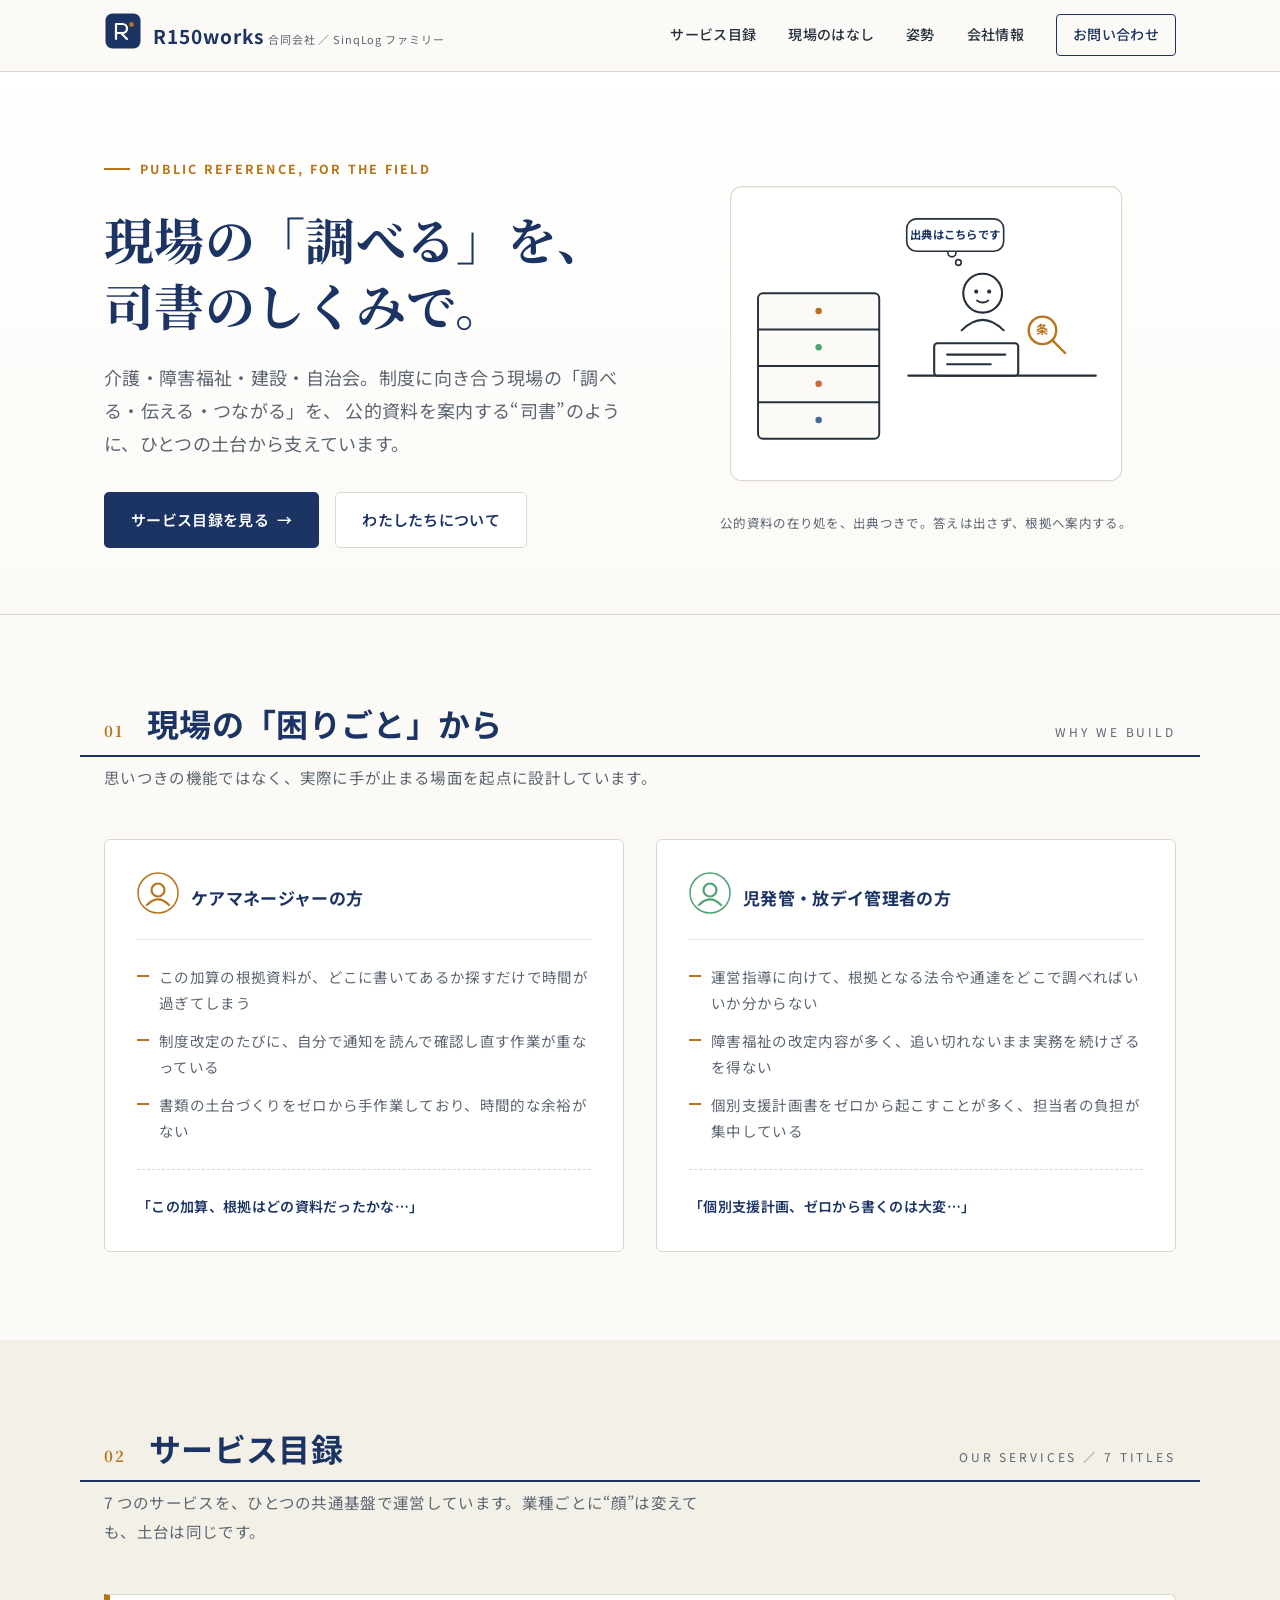
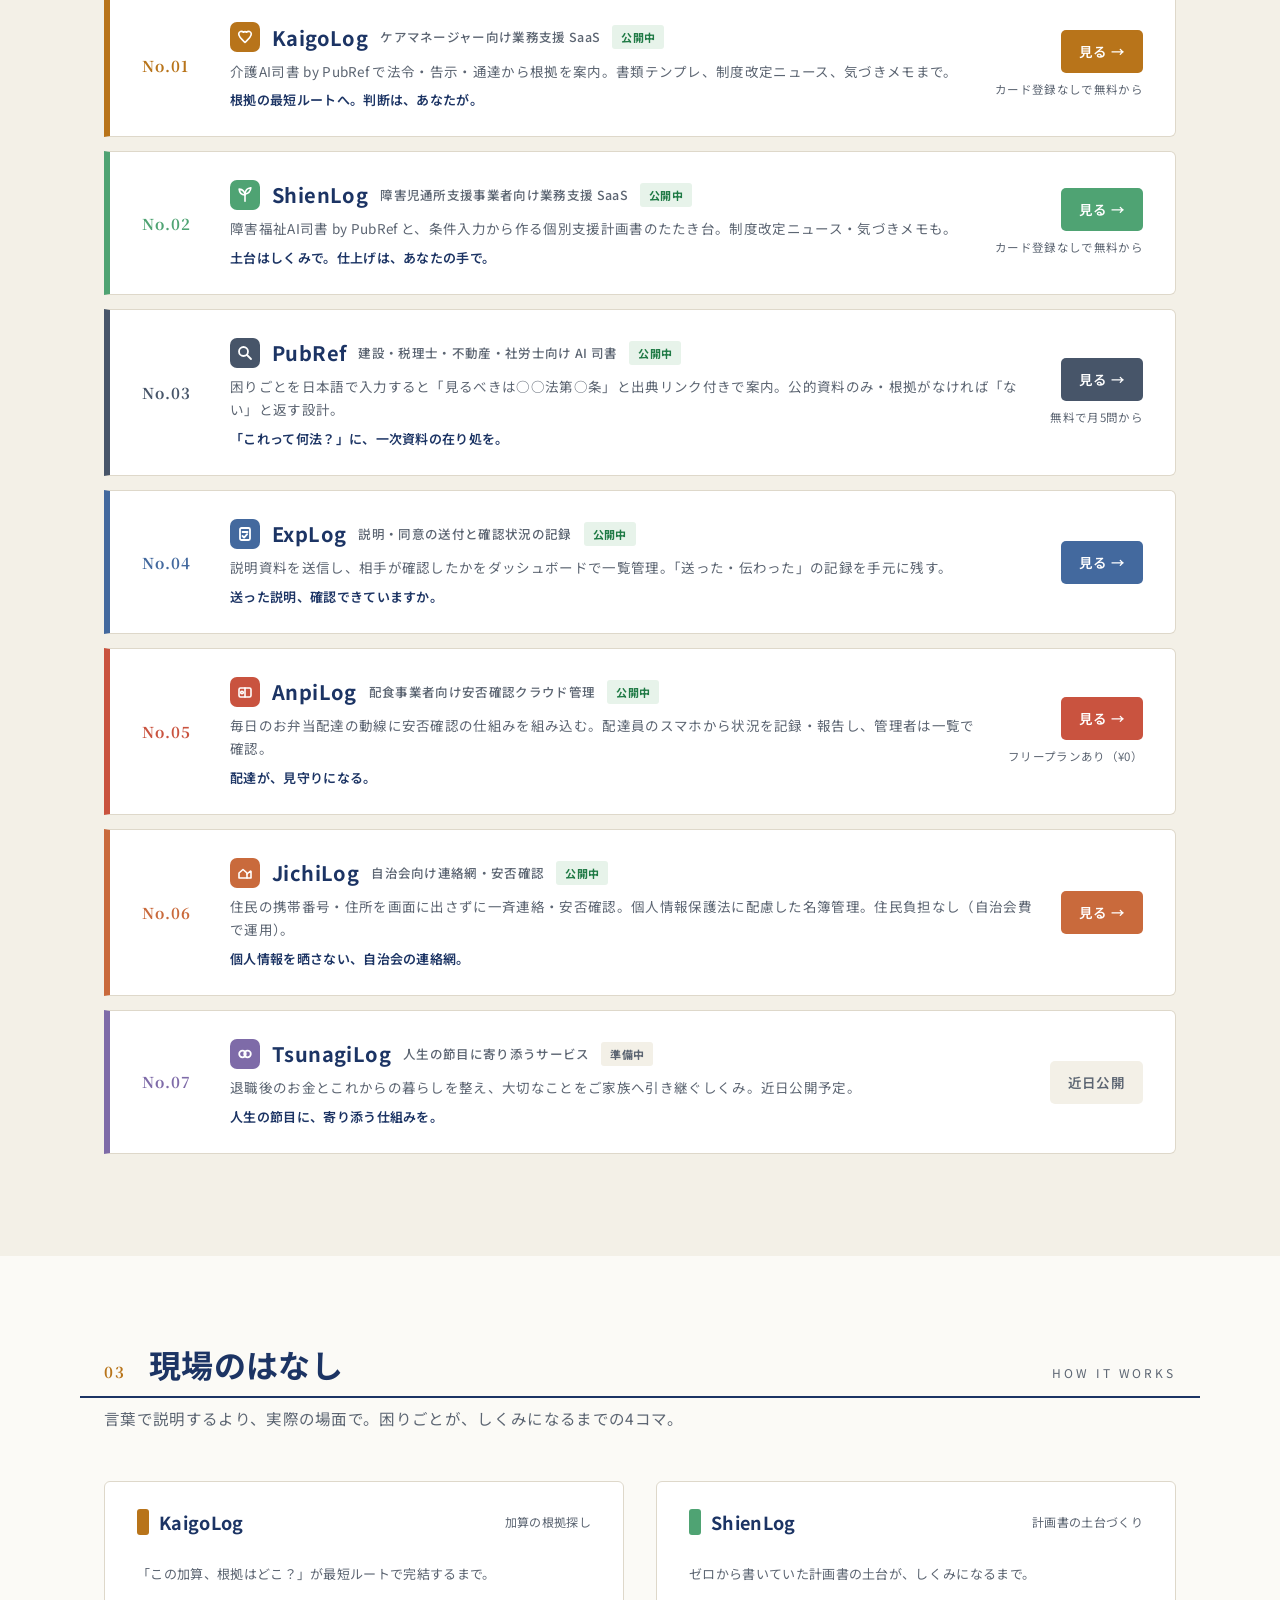
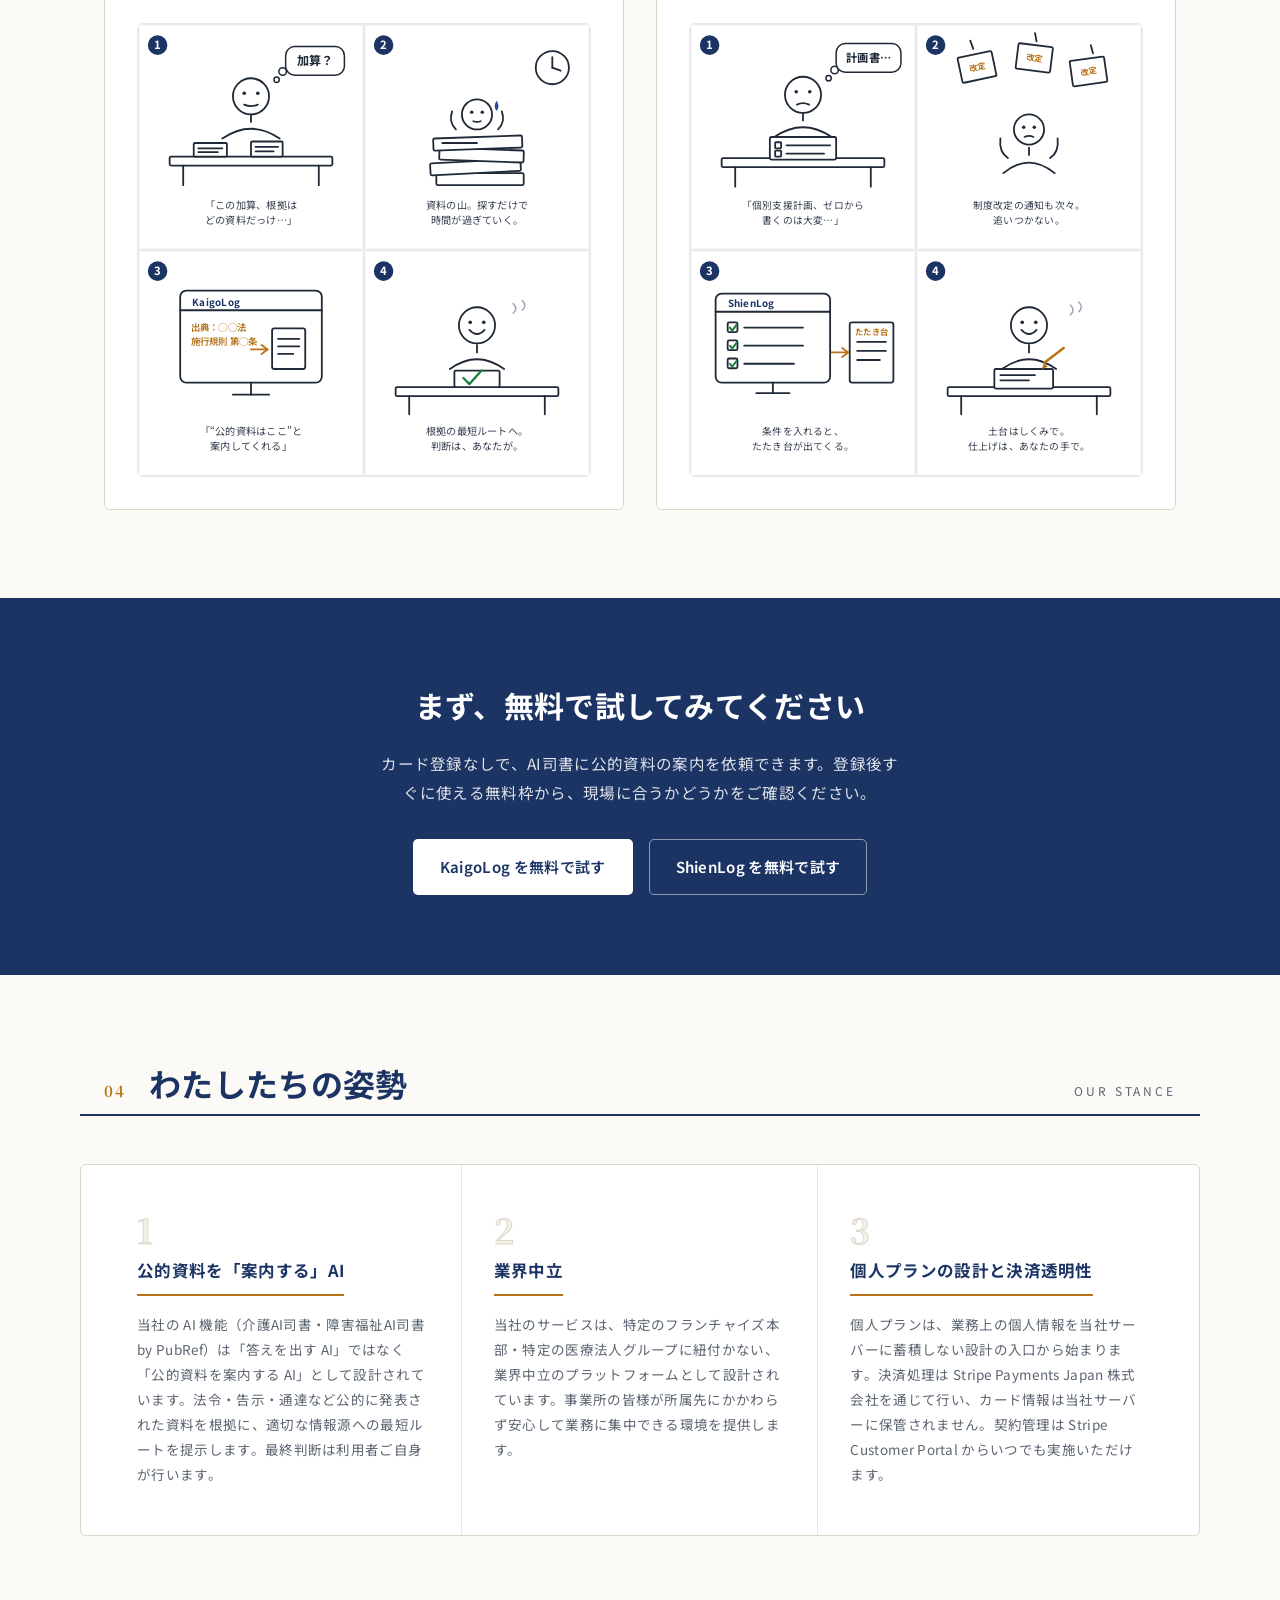
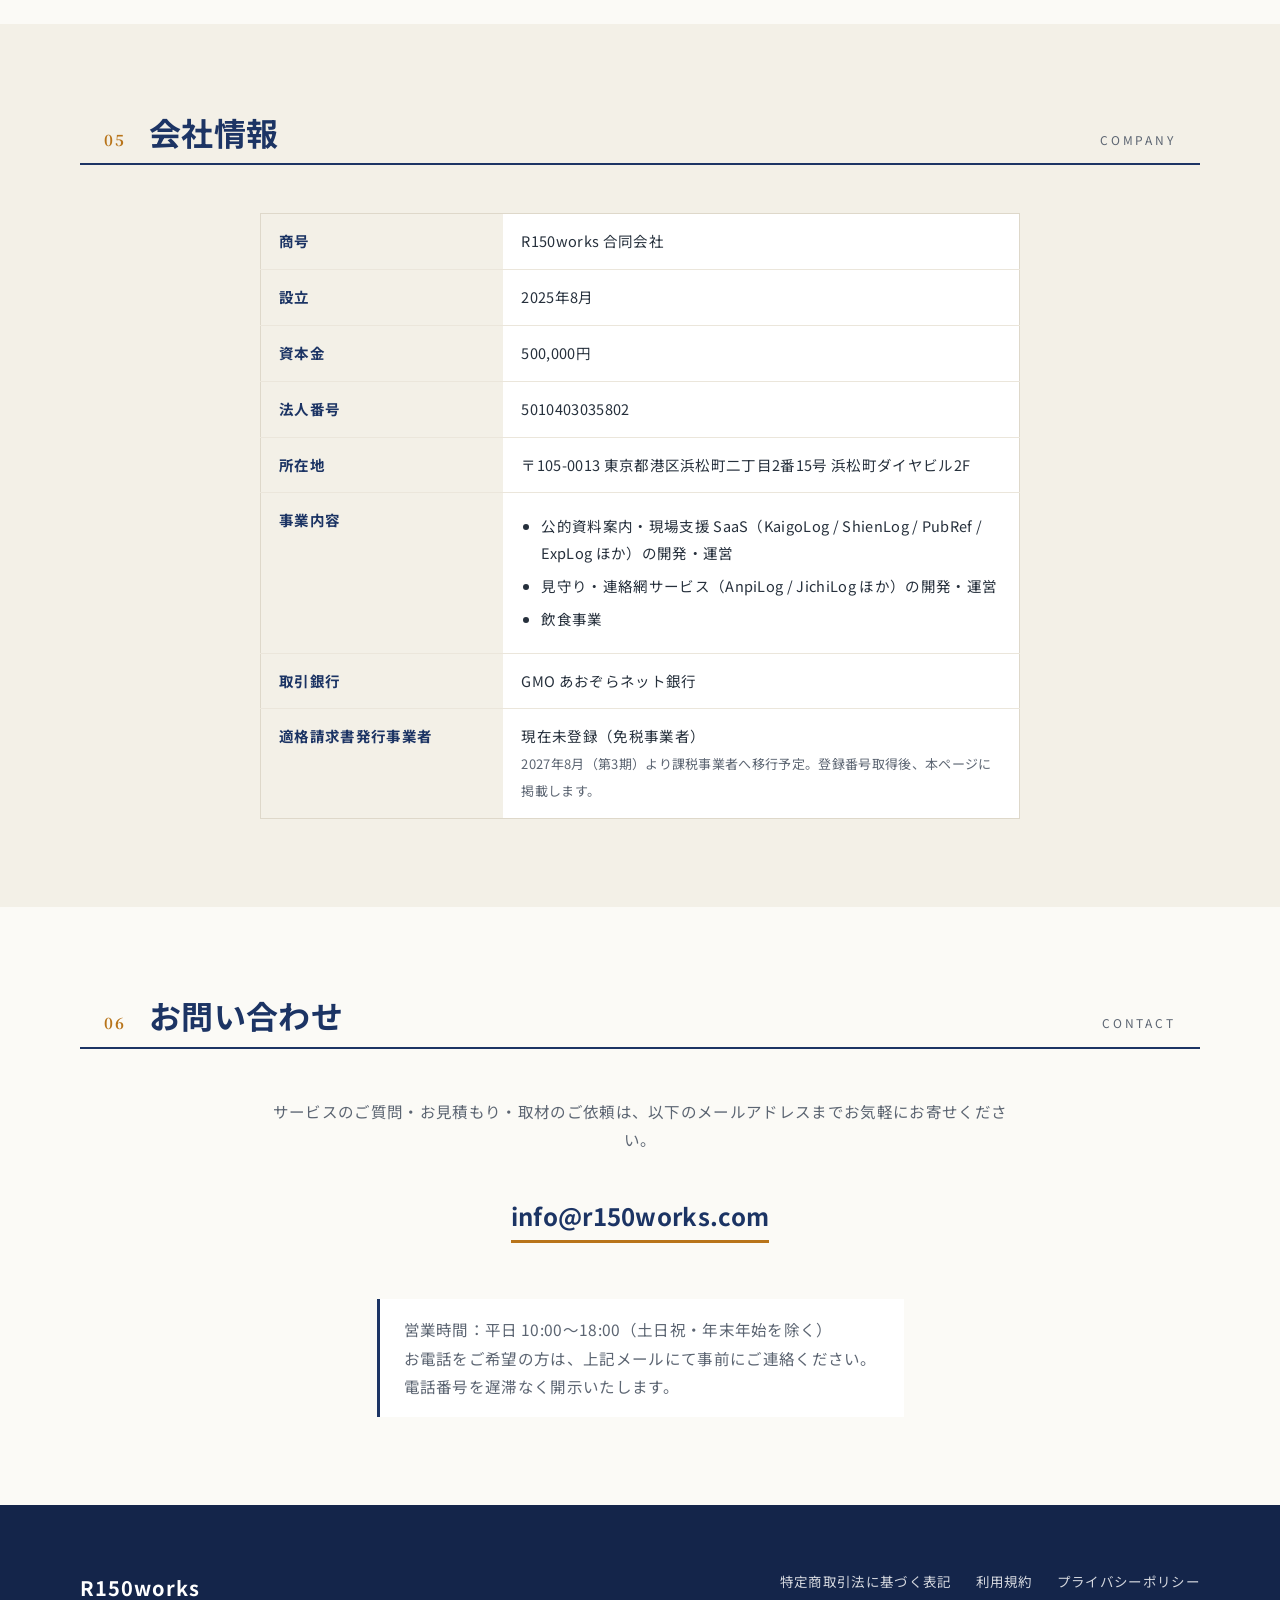
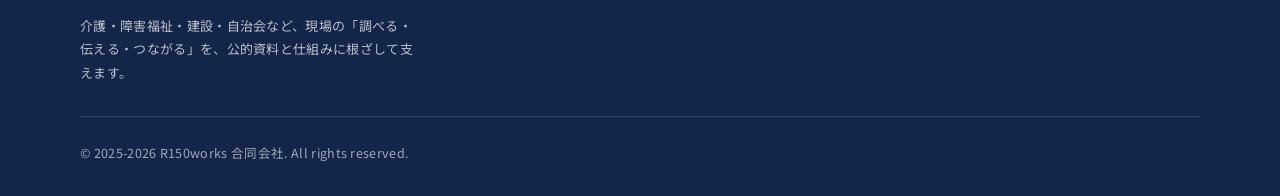
<file: mockups/redesign-v2.html>
<!DOCTYPE html>
<html lang="ja">
<head>
<meta charset="UTF-8" />
<meta name="viewport" content="width=device-width, initial-scale=1.0" />
<title>R150works 合同会社 — 現場の「調べる」を、司書のしくみで。［redesign v2 モックアップ］</title>
<meta name="description" content="R150works 合同会社は、介護・障害福祉・建設・自治会など各現場の「調べる・伝える・つながる」を、公的資料と仕組みに根ざして支える SaaS（SinqLog ファミリー）を開発・運営します。" />
<link rel="preconnect" href="https://fonts.googleapis.com">
<link rel="preconnect" href="https://fonts.gstatic.com" crossorigin>
<link href="https://fonts.googleapis.com/css2?family=Noto+Sans+JP:wght@400;500;600;700&family=Noto+Serif+JP:wght@600;700&display=swap" rel="stylesheet">
<style>
/* ============================================================
   R150works LP redesign v2 —「書架／司書」
   方向性：ブランドのDNA（公的資料の"司書"＝Public Reference・蔵書印）を
   サイトの構造そのものに。製品を"蔵書目録"として一覧化し、
   落ち着いた知性・静かな信頼を前面に。
   ブランド：Primary #1c3464／製品ごとの確定差し色／Noto Sans JP／
   見出しに Noto Serif JP を少量／フォーマル・絵文字なし・誇大表現なし。
   ============================================================ */

:root {
  --primary: #1c3464;
  --primary-dark: #14254a;
  --primary-light: #2a4d8f;
  --ink: #26303c;
  --ink-soft: #5c6572;
  --paper: #fbfaf6;      /* 静かなオフホワイト */
  --paper-deep: #f3f0e7;
  --card: #ffffff;
  --rule: #ded8ca;       /* 台帳の罫線 */
  --rule-soft: #ebe6db;

  --kaigo:   #b8741a;
  --shien:   #4FA373;
  --pubref:  #475569;
  --explog:  #43699E;
  --anpi:    #C9533F;
  --jichi:   #C96A3C;
  --tsunagi: #7E6BA8;

  --s1:4px; --s2:8px; --s3:16px; --s4:24px; --s5:32px; --s6:48px; --s7:64px; --s8:96px;
  --wrap: 1120px;
  --wrap-text: 760px;
}

* { box-sizing: border-box; }
html { scroll-behavior: smooth; }
body {
  margin: 0;
  font-family: "Noto Sans JP", -apple-system, "Segoe UI", "Hiragino Sans", "Yu Gothic UI", sans-serif;
  color: var(--ink);
  background: var(--paper);
  line-height: 1.85;
  letter-spacing: 0.02em;
  font-size: 16px;
}
.serif { font-family: "Noto Serif JP", "Yu Mincho", serif; }
a { color: var(--primary); text-underline-offset: 3px; }
.wrap { max-width: var(--wrap); margin: 0 auto; padding: 0 var(--s4); }

/* ---------- ヘッダー ---------- */
.site-header { position: sticky; top: 0; z-index: 100; background: rgba(251,250,246,0.94); backdrop-filter: blur(6px); border-bottom: 1px solid var(--rule); }
.header-inner { max-width: var(--wrap); margin: 0 auto; padding: 12px var(--s4); display: flex; align-items: center; justify-content: space-between; gap: var(--s4); }
.brand { display: flex; align-items: center; gap: 11px; text-decoration: none; }
.brand-name { font-weight: 700; font-size: 19px; color: var(--primary); letter-spacing: 0.05em; }
.brand-sub { font-size: 11px; color: var(--ink-soft); letter-spacing: 0.08em; }
.site-nav { display: flex; align-items: center; gap: var(--s5); }
.site-nav a { color: var(--ink); text-decoration: none; font-size: 14px; font-weight: 500; white-space: nowrap; }
.site-nav a:not(.nav-cta):hover { color: var(--primary); }
.nav-cta { border: 1.5px solid var(--primary); color: var(--primary) !important; border-radius: 4px; padding: 7px 16px !important; font-weight: 600; transition: background .2s, color .2s; }
.nav-cta:hover { background: var(--primary); color: #fff !important; }

/* ---------- ヒーロー ---------- */
.hero { border-bottom: 1px solid var(--rule); background:
  linear-gradient(180deg, #fff 0%, var(--paper) 100%); }
.hero-grid { max-width: var(--wrap); margin: 0 auto; padding: clamp(48px,7vw,84px) var(--s4) clamp(40px,5vw,64px); display: grid; grid-template-columns: 1.02fr 0.98fr; gap: clamp(28px,4vw,56px); align-items: center; }
.hero-eyebrow { font-size: 12.5px; font-weight: 700; letter-spacing: 0.18em; color: var(--kaigo); margin: 0 0 var(--s4); display: flex; align-items: center; gap: 10px; }
.hero-eyebrow::before { content: ""; width: 26px; height: 2px; background: var(--kaigo); }
.hero h1 { font-size: clamp(30px, 5.2vw, 50px); font-weight: 700; line-height: 1.32; color: var(--primary); margin: 0 0 var(--s4); text-wrap: pretty; }
.hero .lead { font-size: clamp(15px, 1.8vw, 18px); color: var(--ink-soft); margin: 0 0 var(--s5); max-width: 30em; }
.hero-actions { display: flex; flex-wrap: wrap; gap: var(--s3); }
.btn { display: inline-flex; align-items: center; gap: 8px; text-decoration: none; font-weight: 600; font-size: 15px; padding: 13px 26px; border-radius: 5px; transition: background .2s, transform .15s, box-shadow .2s; border: 1.5px solid transparent; }
.btn-primary { background: var(--primary); color: #fff; }
.btn-primary:hover { background: var(--primary-light); transform: translateY(-1px); }
.btn-ghost { background: #fff; color: var(--primary); border-color: var(--rule); }
.btn-ghost:hover { border-color: var(--primary); }
.btn .arrow { transition: transform .2s; }
.btn:hover .arrow { transform: translateX(3px); }

.hero-illust svg { width: 100%; height: auto; display: block; }
.hero-illust figcaption { font-size: 12.5px; color: var(--ink-soft); text-align: center; margin-top: var(--s3); }

/* ---------- セクション共通 ---------- */
.section { padding: clamp(56px,8vw,88px) 0; }
.section-alt { background: var(--paper-deep); }
.sec-label { max-width: var(--wrap); margin: 0 auto var(--s6); padding: 0 var(--s4); display: flex; align-items: baseline; gap: var(--s4); border-bottom: 2px solid var(--primary); }
.sec-label .no { font-family: "Noto Serif JP", serif; font-size: 15px; font-weight: 700; color: var(--kaigo); letter-spacing: 0.1em; padding-bottom: 10px; }
.sec-label h2 { font-size: clamp(23px, 3.6vw, 32px); color: var(--primary); font-weight: 700; margin: 0; padding-bottom: 8px; line-height: 1.3; }
.sec-label .en { margin-left: auto; font-size: 12px; letter-spacing: 0.24em; color: var(--ink-soft); padding-bottom: 12px; align-self: flex-end; }
.sec-intro { max-width: var(--wrap); margin: calc(var(--s6) * -1 + 6px) auto var(--s6); padding: 0 var(--s4); }
.sec-intro p { font-size: 15.5px; color: var(--ink-soft); margin: var(--s4) 0 0; max-width: 40em; }

/* ---------- 困りごと ---------- */
.pain-row { max-width: var(--wrap); margin: 0 auto; padding: 0 var(--s4); display: grid; grid-template-columns: 1fr 1fr; gap: var(--s5); }
.pain-card { background: var(--card); border: 1px solid var(--rule); border-radius: 6px; padding: var(--s5); }
.pain-card .who { display: flex; align-items: center; gap: 12px; margin: 0 0 var(--s4); padding-bottom: var(--s3); border-bottom: 1px solid var(--rule-soft); }
.pain-card .who h3 { margin: 0; font-size: 17px; color: var(--primary); font-weight: 700; }
.pain-card ul { margin: 0; padding: 0; list-style: none; }
.pain-card li { font-size: 14.5px; color: var(--ink-soft); line-height: 1.8; margin: 12px 0; padding-left: 22px; position: relative; }
.pain-card li::before { content: ""; position: absolute; left: 0; top: 11px; width: 12px; height: 2px; background: var(--kaigo); }
.pain-quote { margin: var(--s4) 0 0; padding-top: var(--s4); border-top: 1px dashed var(--rule); font-size: 14px; color: var(--primary); font-weight: 600; }

/* ---------- 蔵書目録（製品一覧＝インデックス） ---------- */
.catalog { max-width: var(--wrap); margin: 0 auto; padding: 0 var(--s4); }
.cat-row {
  display: grid; grid-template-columns: 64px 1fr auto; gap: var(--s4); align-items: center;
  background: var(--card); border: 1px solid var(--rule); border-left: 6px solid var(--a);
  --a: var(--pubref);
  padding: var(--s4) var(--s5); margin-bottom: 14px; border-radius: 0 6px 6px 0;
  transition: transform .15s, box-shadow .2s;
}
.cat-row:hover { transform: translateX(3px); box-shadow: 0 8px 22px rgba(40,30,10,0.07); }
.cat-no { font-family: "Noto Serif JP", serif; font-size: 15px; font-weight: 700; color: var(--a); letter-spacing: 0.06em; }
.cat-main { min-width: 0; }
.cat-head { display: flex; align-items: center; gap: 12px; flex-wrap: wrap; margin-bottom: 4px; }
.cat-badge { width: 30px; height: 30px; border-radius: 7px; background: var(--a); flex: 0 0 auto; display: grid; place-items: center; }
.cat-head h3 { margin: 0; font-size: 20px; color: var(--primary); font-weight: 700; letter-spacing: 0.02em; }
.cat-role { font-size: 12.5px; color: var(--ink-soft); font-weight: 500; }
.status { font-size: 11px; font-weight: 700; padding: 2px 9px; border-radius: 3px; background: #e7f3ea; color: #1f7a45; letter-spacing: 0.03em; }
.status.soon { background: var(--paper-deep); color: var(--ink-soft); }
.cat-desc { font-size: 13.5px; color: var(--ink-soft); margin: 4px 0 6px; line-height: 1.7; }
.cat-tag { font-size: 13px; color: var(--primary); font-weight: 600; margin: 0; }
.cat-action { text-align: right; }
.cat-link { display: inline-flex; align-items: center; gap: 7px; text-decoration: none; font-weight: 600; font-size: 13.5px; color: #fff; background: var(--a); padding: 9px 18px; border-radius: 5px; white-space: nowrap; transition: filter .2s, transform .15s; }
.cat-link:hover { filter: brightness(1.06); transform: translateY(-1px); }
.cat-link.disabled { background: var(--paper-deep); color: var(--ink-soft); pointer-events: none; }
.cat-free { display: block; font-size: 11.5px; color: var(--ink-soft); margin-top: 6px; }

/* ---------- 現場のはなし（漫画・掲示板） ---------- */
.stories { max-width: var(--wrap); margin: 0 auto; padding: 0 var(--s4); }
.stories-grid { display: grid; grid-template-columns: 1fr 1fr; gap: var(--s5); }
.story {
  background: var(--card); border: 1px solid var(--rule); border-radius: 6px; overflow: hidden;
  --a: var(--kaigo);
}
.story-head { display: flex; align-items: center; gap: 10px; padding: var(--s4) var(--s5) 0; }
.story-tab { width: 12px; height: 26px; border-radius: 3px; background: var(--a); }
.story-head h3 { margin: 0; font-size: 18px; color: var(--primary); font-weight: 700; }
.story-head .role { font-size: 12px; color: var(--ink-soft); margin-left: auto; }
.story .cap { font-size: 13px; color: var(--ink-soft); padding: 10px var(--s5) 0; }
.story figure { margin: 0; padding: var(--s4) var(--s5) var(--s5); }
.story svg { display: block; width: 100%; height: auto; border: 1px solid var(--rule-soft); border-radius: 6px; }

/* ---------- わたしたちの姿勢 ---------- */
.promise-grid { max-width: var(--wrap); margin: 0 auto; padding: 0 var(--s4); display: grid; grid-template-columns: repeat(auto-fit, minmax(280px, 1fr)); gap: 0; border: 1px solid var(--rule); border-radius: 6px; overflow: hidden; background: var(--card); }
.promise { padding: var(--s6) var(--s5); border-right: 1px solid var(--rule-soft); }
.promise:last-child { border-right: none; }
.promise .num { font-family: "Noto Serif JP", serif; font-size: 34px; font-weight: 700; color: var(--paper-deep); line-height: 1; display: block; margin-bottom: var(--s2); -webkit-text-stroke: 1px var(--rule); }
.promise h3 { margin: 0 0 var(--s3); font-size: 16.5px; color: var(--primary); font-weight: 700; padding-bottom: var(--s2); border-bottom: 2px solid var(--kaigo); display: inline-block; }
.promise p { margin: 0; font-size: 13.5px; color: var(--ink-soft); line-height: 1.85; }

/* ---------- 無料導線 ---------- */
.cta-band { background: var(--primary); color: #fff; }
.cta-inner { max-width: var(--wrap-text); margin: 0 auto; padding: clamp(48px,7vw,80px) var(--s4); text-align: center; }
.cta-inner h2 { font-size: clamp(22px,3.5vw,30px); font-weight: 700; margin: 0 0 var(--s3); color: #fff; }
.cta-inner p { font-size: 15.5px; color: rgba(255,255,255,0.86); margin: 0 auto var(--s5); max-width: 34em; }
.cta-actions { display: flex; flex-wrap: wrap; gap: var(--s3); justify-content: center; }
.cta-actions .btn-primary { background: #fff; color: var(--primary); }
.cta-actions .btn-primary:hover { background: var(--paper-deep); }
.cta-actions .btn-ghost { background: transparent; color: #fff; border-color: rgba(255,255,255,0.5); }
.cta-actions .btn-ghost:hover { border-color: #fff; background: rgba(255,255,255,0.08); }

/* ---------- 会社情報 ---------- */
.info-table { width: 100%; max-width: var(--wrap-text); margin: 0 auto; border-collapse: collapse; font-size: 14.5px; background: var(--card); border: 1px solid var(--rule); }
.info-table th { text-align: left; padding: 14px 18px; background: var(--paper-deep); border-bottom: 1px solid var(--rule-soft); width: 32%; vertical-align: top; font-weight: 700; color: var(--primary); white-space: nowrap; }
.info-table td { padding: 14px 18px; border-bottom: 1px solid var(--rule-soft); }
.info-table tr:last-child th, .info-table tr:last-child td { border-bottom: none; }
.info-table ul { margin: 0; padding-left: 20px; }
.info-table li { margin: 6px 0; }

/* ---------- お問い合わせ ---------- */
.contact-inner { max-width: var(--wrap-text); margin: 0 auto; text-align: center; }
.contact-inner p { font-size: 15.5px; color: var(--ink-soft); }
.mail { display: inline-block; font-size: clamp(19px,3vw,24px); font-weight: 700; color: var(--primary); margin: var(--s4) 0; text-decoration: none; border-bottom: 3px solid var(--kaigo); padding-bottom: 2px; }
.contact-note { font-size: 13px; color: var(--ink-soft); text-align: left; background: var(--card); border-left: 3px solid var(--primary); padding: var(--s3) var(--s4); margin: var(--s5) auto 0; max-width: 34em; }

/* ---------- フッター ---------- */
.site-footer { background: var(--primary-dark); color: #fff; padding: var(--s7) var(--s4) var(--s5); }
.footer-inner { max-width: var(--wrap); margin: 0 auto; }
.footer-top { display: flex; flex-wrap: wrap; justify-content: space-between; gap: var(--s5); padding-bottom: var(--s5); border-bottom: 1px solid rgba(255,255,255,0.14); }
.footer-brand .brand-name { color: #fff; font-size: 20px; }
.footer-brand p { font-size: 13px; color: rgba(255,255,255,0.7); margin: var(--s2) 0 0; max-width: 26em; line-height: 1.8; }
.footer-nav { display: flex; flex-wrap: wrap; gap: 12px 24px; align-items: flex-start; }
.footer-nav a { color: rgba(255,255,255,0.82); text-decoration: none; font-size: 13.5px; }
.footer-nav a:hover { color: #fff; text-decoration: underline; }
.copyright { font-size: 12.5px; color: rgba(255,255,255,0.6); padding-top: var(--s4); }

/* ---------- モバイル ---------- */
@media (max-width: 860px) {
  .hero-grid { grid-template-columns: 1fr; }
  .hero-illust { order: -1; max-width: 440px; margin: 0 auto; }
  .pain-row { grid-template-columns: 1fr; }
  .stories-grid { grid-template-columns: 1fr; }
  .cat-row { grid-template-columns: 44px 1fr; grid-template-areas: "no main" "act act"; row-gap: var(--s3); }
  .cat-no { grid-area: no; }
  .cat-main { grid-area: main; }
  .cat-action { grid-area: act; text-align: left; }
  .promise { border-right: none; border-bottom: 1px solid var(--rule-soft); }
  .promise:last-child { border-bottom: none; }
}
@media (max-width: 640px) {
  body { font-size: 15.5px; }
  .wrap { padding: 0 var(--s3); }
  .header-inner { padding: 10px var(--s3); }
  .brand-sub { display: none; }
  .site-nav { gap: var(--s3); overflow-x: auto; -webkit-overflow-scrolling: touch; }
  .site-nav::-webkit-scrollbar { display: none; }
  .site-nav a { font-size: 13.5px; }
  .sec-label { flex-wrap: wrap; gap: var(--s2) var(--s3); }
  .sec-label .en { display: none; }
  .hero-actions .btn { flex: 1 1 auto; justify-content: center; }
  .cta-actions .btn { width: 100%; justify-content: center; }
  .cat-row { padding: var(--s4); }
  .info-table th { width: 38%; font-size: 13px; padding: 12px 14px; }
  .info-table td { padding: 12px 14px; }
  .footer-top { flex-direction: column; }
}
</style>
</head>
<body>

<!-- ============ ヘッダー ============ -->
<header class="site-header">
  <div class="header-inner">
    <a href="#top" class="brand">
      <span aria-hidden="true">
        <svg width="38" height="38" viewBox="0 0 38 38" xmlns="http://www.w3.org/2000/svg">
          <rect x="1.5" y="1.5" width="35" height="35" rx="7" fill="#1c3464"/>
          <g stroke="#fbfaf6" stroke-width="2.2" fill="none" stroke-linecap="round" stroke-linejoin="round">
            <path d="M12 27 V12 h6.5 a4.5 4.5 0 0 1 0 9 H12"/><path d="M17 21 l6 6"/>
          </g>
          <circle cx="27.5" cy="12.5" r="2.4" fill="#b8741a"/>
        </svg>
      </span>
      <span>
        <span class="brand-name">R150works</span>
        <span class="brand-sub">合同会社 ／ SinqLog ファミリー</span>
      </span>
    </a>
    <nav class="site-nav" aria-label="グローバルナビ">
      <a href="#catalog">サービス目録</a>
      <a href="#stories">現場のはなし</a>
      <a href="#promise">姿勢</a>
      <a href="#company">会社情報</a>
      <a href="#contact" class="nav-cta">お問い合わせ</a>
    </nav>
  </div>
</header>

<!-- ============ ヒーロー ============ -->
<section class="hero" id="top">
  <div class="hero-grid">
    <div class="hero-copy">
      <p class="hero-eyebrow">PUBLIC REFERENCE, FOR THE FIELD</p>
      <h1 class="serif">現場の「調べる」を、<br>司書のしくみで。</h1>
      <p class="lead">
        介護・障害福祉・建設・自治会。制度に向き合う現場の「調べる・伝える・つながる」を、
        公的資料を案内する“司書”のように、ひとつの土台から支えています。
      </p>
      <div class="hero-actions">
        <a href="#catalog" class="btn btn-primary">サービス目録を見る <span class="arrow" aria-hidden="true">→</span></a>
        <a href="#company" class="btn btn-ghost">わたしたちについて</a>
      </div>
    </div>

    <!-- 司書のカウンター＝レファレンスデスクの線画 -->
    <figure class="hero-illust">
      <svg viewBox="0 0 520 400" xmlns="http://www.w3.org/2000/svg" role="img" aria-label="司書が公的資料の在り処を案内するレファレンスカウンターの線画イラスト">
        <rect x="18" y="18" width="484" height="364" rx="14" fill="#fff" stroke="#ded8ca" stroke-width="1.5"/>
        <!-- 目録の引き出し（カードカタログ） -->
        <g stroke="#26303c" stroke-width="2.4" fill="none" stroke-linecap="round" stroke-linejoin="round">
          <rect x="52" y="150" width="150" height="180" rx="6" fill="#fbfaf6"/>
          <line x1="52" y1="195" x2="202" y2="195"/><line x1="52" y1="240" x2="202" y2="240"/><line x1="52" y1="285" x2="202" y2="285"/>
        </g>
        <!-- 引き出しの取っ手＝差し色ドット -->
        <circle cx="127" cy="172" r="4" fill="#b8741a"/>
        <circle cx="127" cy="217" r="4" fill="#4FA373"/>
        <circle cx="127" cy="262" r="4" fill="#C96A3C"/>
        <circle cx="127" cy="307" r="4" fill="#43699E"/>

        <!-- カウンターの司書 -->
        <g stroke="#26303c" stroke-width="2.6" fill="none" stroke-linecap="round" stroke-linejoin="round">
          <circle cx="330" cy="150" r="24" fill="#fff"/>
          <path d="M304 196 q26 -26 52 0" fill="#fff"/>
        </g>
        <circle cx="322" cy="148" r="2.6" fill="#26303c"/>
        <circle cx="338" cy="148" r="2.6" fill="#26303c"/>
        <path d="M323 159 q7 5 14 0" stroke="#26303c" stroke-width="2.2" fill="none" stroke-linecap="round"/>

        <!-- カウンター天板と、差し出す資料 -->
        <g stroke="#26303c" stroke-width="2.6" fill="none" stroke-linecap="round" stroke-linejoin="round">
          <line x1="238" y1="252" x2="470" y2="252"/>
          <rect x="270" y="212" width="104" height="40" rx="4" fill="#fff"/>
          <line x1="286" y1="226" x2="358" y2="226"/><line x1="286" y1="238" x2="340" y2="238"/>
        </g>
        <!-- 虫眼鏡（アンバー・Public Reference の象徴） -->
        <g stroke="#b8741a" stroke-width="3" fill="none" stroke-linecap="round">
          <circle cx="404" cy="196" r="17" fill="#fff"/>
          <line x1="417" y1="209" x2="432" y2="224"/>
        </g>
        <text x="404" y="201" text-anchor="middle" font-size="15" fill="#b8741a" font-weight="700" font-family="'Noto Sans JP',sans-serif">条</text>

        <!-- 案内の吹き出し -->
        <g stroke="#26303c" stroke-width="2" fill="#fff" stroke-linejoin="round">
          <circle cx="300" cy="112" r="3.5"/><circle cx="292" cy="100" r="5"/><rect x="236" y="58" width="120" height="40" rx="12"/>
        </g>
        <text x="296" y="83" text-anchor="middle" fill="#1c3464" font-size="14" font-weight="700" font-family="'Noto Sans JP',sans-serif">出典はこちらです</text>
      </svg>
      <figcaption>公的資料の在り処を、出典つきで。答えは出さず、根拠へ案内する。</figcaption>
    </figure>
  </div>
</section>

<!-- ============ 困りごと ============ -->
<section class="section">
  <div class="sec-label">
    <span class="no serif">01</span>
    <h2>現場の「困りごと」から</h2>
    <span class="en">WHY WE BUILD</span>
  </div>
  <div class="sec-intro"><p>思いつきの機能ではなく、実際に手が止まる場面を起点に設計しています。</p></div>

  <div class="pain-row">
    <div class="pain-card">
      <div class="who">
        <span aria-hidden="true"><svg width="42" height="42" viewBox="0 0 42 42"><circle cx="21" cy="21" r="20" fill="#fff" stroke="#b8741a" stroke-width="1.5"/><g stroke="#b8741a" stroke-width="2.2" fill="none" stroke-linecap="round" stroke-linejoin="round"><circle cx="21" cy="18" r="6.5"/><path d="M10 33 q11 -11 22 0"/></g></svg></span>
        <h3>ケアマネージャーの方</h3>
      </div>
      <ul>
        <li>この加算の根拠資料が、どこに書いてあるか探すだけで時間が過ぎてしまう</li>
        <li>制度改定のたびに、自分で通知を読んで確認し直す作業が重なっている</li>
        <li>書類の土台づくりをゼロから手作業しており、時間的な余裕がない</li>
      </ul>
      <p class="pain-quote">「この加算、根拠はどの資料だったかな…」</p>
    </div>
    <div class="pain-card">
      <div class="who">
        <span aria-hidden="true"><svg width="42" height="42" viewBox="0 0 42 42"><circle cx="21" cy="21" r="20" fill="#fff" stroke="#4FA373" stroke-width="1.5"/><g stroke="#4FA373" stroke-width="2.2" fill="none" stroke-linecap="round" stroke-linejoin="round"><circle cx="21" cy="18" r="6.5"/><path d="M10 33 q11 -11 22 0"/></g></svg></span>
        <h3>児発管・放デイ管理者の方</h3>
      </div>
      <ul>
        <li>運営指導に向けて、根拠となる法令や通達をどこで調べればいいか分からない</li>
        <li>障害福祉の改定内容が多く、追い切れないまま実務を続けざるを得ない</li>
        <li>個別支援計画書をゼロから起こすことが多く、担当者の負担が集中している</li>
      </ul>
      <p class="pain-quote">「個別支援計画、ゼロから書くのは大変…」</p>
    </div>
  </div>
</section>

<!-- ============ 蔵書目録（サービス一覧） ============ -->
<section class="section section-alt" id="catalog">
  <div class="sec-label">
    <span class="no serif">02</span>
    <h2>サービス目録</h2>
    <span class="en">OUR SERVICES ／ 7 TITLES</span>
  </div>
  <div class="sec-intro"><p>7 つのサービスを、ひとつの共通基盤で運営しています。業種ごとに“顔”は変えても、土台は同じです。</p></div>

  <div class="catalog">

    <!-- KaigoLog -->
    <div class="cat-row" style="--a: var(--kaigo);">
      <span class="cat-no serif">No.01</span>
      <div class="cat-main">
        <div class="cat-head">
          <span class="cat-badge" aria-hidden="true"><svg width="18" height="18" viewBox="0 0 20 20"><path d="M10 16 c-4.5 -4 -7 -6 -7 -9.5 a3 3 0 0 1 5.2 -1.8 a3 3 0 0 1 3.6 0 A3 3 0 0 1 17 6.5 C17 10 14.5 12 10 16 Z" stroke="#fff" stroke-width="1.8" fill="none" stroke-linejoin="round"/></svg></span>
          <h3>KaigoLog</h3>
          <span class="cat-role">ケアマネージャー向け業務支援 SaaS</span>
          <span class="status">公開中</span>
        </div>
        <p class="cat-desc">介護AI司書 by PubRef で法令・告示・通達から根拠を案内。書類テンプレ、制度改定ニュース、気づきメモまで。</p>
        <p class="cat-tag">根拠の最短ルートへ。判断は、あなたが。</p>
      </div>
      <div class="cat-action">
        <a href="https://kaigolog.net/" class="cat-link">見る →</a>
        <span class="cat-free">カード登録なしで無料から</span>
      </div>
    </div>

    <!-- ShienLog -->
    <div class="cat-row" style="--a: var(--shien);">
      <span class="cat-no serif">No.02</span>
      <div class="cat-main">
        <div class="cat-head">
          <span class="cat-badge" aria-hidden="true"><svg width="18" height="18" viewBox="0 0 20 20"><g stroke="#fff" stroke-width="1.8" fill="none" stroke-linecap="round" stroke-linejoin="round"><path d="M10 17 V8"/><path d="M10 10 q-6 -0.5 -6.5 -6.5 q6 0.5 6.5 6.5"/><path d="M10 9 q6 -1 6.5 -7 q-6 0.5 -6.5 7"/></g></svg></span>
          <h3>ShienLog</h3>
          <span class="cat-role">障害児通所支援事業者向け業務支援 SaaS</span>
          <span class="status">公開中</span>
        </div>
        <p class="cat-desc">障害福祉AI司書 by PubRef と、条件入力から作る個別支援計画書のたたき台。制度改定ニュース・気づきメモも。</p>
        <p class="cat-tag">土台はしくみで。仕上げは、あなたの手で。</p>
      </div>
      <div class="cat-action">
        <a href="https://shienlog.com/" class="cat-link">見る →</a>
        <span class="cat-free">カード登録なしで無料から</span>
      </div>
    </div>

    <!-- PubRef -->
    <div class="cat-row" style="--a: var(--pubref);">
      <span class="cat-no serif">No.03</span>
      <div class="cat-main">
        <div class="cat-head">
          <span class="cat-badge" aria-hidden="true"><svg width="18" height="18" viewBox="0 0 18 18"><g stroke="#fff" stroke-width="1.8" fill="none" stroke-linecap="round"><circle cx="7.5" cy="7.5" r="4.5"/><line x1="11" y1="11" x2="15" y2="15"/></g></svg></span>
          <h3>PubRef</h3>
          <span class="cat-role">建設・税理士・不動産・社労士向け AI 司書</span>
          <span class="status">公開中</span>
        </div>
        <p class="cat-desc">困りごとを日本語で入力すると「見るべきは○○法第○条」と出典リンク付きで案内。公的資料のみ・根拠がなければ「ない」と返す設計。</p>
        <p class="cat-tag">「これって何法？」に、一次資料の在り処を。</p>
      </div>
      <div class="cat-action">
        <a href="https://pubref.jp/" class="cat-link">見る →</a>
        <span class="cat-free">無料で月5問から</span>
      </div>
    </div>

    <!-- ExpLog -->
    <div class="cat-row" style="--a: var(--explog);">
      <span class="cat-no serif">No.04</span>
      <div class="cat-main">
        <div class="cat-head">
          <span class="cat-badge" aria-hidden="true"><svg width="18" height="18" viewBox="0 0 18 18"><g stroke="#fff" stroke-width="1.8" fill="none" stroke-linecap="round" stroke-linejoin="round"><rect x="4" y="3" width="10" height="12" rx="1.5"/><line x1="6.5" y1="7" x2="11.5" y2="7"/><path d="M6.5 11 l1.6 1.6 l3 -3.4"/></g></svg></span>
          <h3>ExpLog</h3>
          <span class="cat-role">説明・同意の送付と確認状況の記録</span>
          <span class="status">公開中</span>
        </div>
        <p class="cat-desc">説明資料を送信し、相手が確認したかをダッシュボードで一覧管理。「送った・伝わった」の記録を手元に残す。</p>
        <p class="cat-tag">送った説明、確認できていますか。</p>
      </div>
      <div class="cat-action">
        <a href="https://explog.jp/" class="cat-link">見る →</a>
      </div>
    </div>

    <!-- AnpiLog -->
    <div class="cat-row" style="--a: var(--anpi);">
      <span class="cat-no serif">No.05</span>
      <div class="cat-main">
        <div class="cat-head">
          <span class="cat-badge" aria-hidden="true"><svg width="18" height="18" viewBox="0 0 18 18"><g stroke="#fff" stroke-width="1.6" fill="none" stroke-linecap="round" stroke-linejoin="round"><rect x="3" y="5" width="12" height="9" rx="1.5"/><line x1="9" y1="5" x2="9" y2="14"/><circle cx="6" cy="9.5" r="1.3"/></g></svg></span>
          <h3>AnpiLog</h3>
          <span class="cat-role">配食事業者向け安否確認クラウド管理</span>
          <span class="status">公開中</span>
        </div>
        <p class="cat-desc">毎日のお弁当配達の動線に安否確認の仕組みを組み込む。配達員のスマホから状況を記録・報告し、管理者は一覧で確認。</p>
        <p class="cat-tag">配達が、見守りになる。</p>
      </div>
      <div class="cat-action">
        <a href="https://anpilog.jp/" class="cat-link">見る →</a>
        <span class="cat-free">フリープランあり（¥0）</span>
      </div>
    </div>

    <!-- JichiLog -->
    <div class="cat-row" style="--a: var(--jichi);">
      <span class="cat-no serif">No.06</span>
      <div class="cat-main">
        <div class="cat-head">
          <span class="cat-badge" aria-hidden="true"><svg width="18" height="18" viewBox="0 0 18 18"><g stroke="#fff" stroke-width="1.6" fill="none" stroke-linecap="round" stroke-linejoin="round"><path d="M3 9 l4 -3.5 l4 3.5 v5 h-8 Z"/><path d="M11 10 l3.5 -3 l0.5 0.4 v6.6 h-4"/></g></svg></span>
          <h3>JichiLog</h3>
          <span class="cat-role">自治会向け連絡網・安否確認</span>
          <span class="status">公開中</span>
        </div>
        <p class="cat-desc">住民の携帯番号・住所を画面に出さずに一斉連絡・安否確認。個人情報保護法に配慮した名簿管理。住民負担なし（自治会費で運用）。</p>
        <p class="cat-tag">個人情報を晒さない、自治会の連絡網。</p>
      </div>
      <div class="cat-action">
        <a href="https://jichilog.jp/" class="cat-link">見る →</a>
      </div>
    </div>

    <!-- TsunagiLog -->
    <div class="cat-row" style="--a: var(--tsunagi);">
      <span class="cat-no serif">No.07</span>
      <div class="cat-main">
        <div class="cat-head">
          <span class="cat-badge" aria-hidden="true"><svg width="18" height="18" viewBox="0 0 18 18"><g stroke="#fff" stroke-width="1.8" fill="none" stroke-linecap="round"><circle cx="6.5" cy="9" r="3.3"/><circle cx="11.5" cy="9" r="3.3"/></g></svg></span>
          <h3>TsunagiLog</h3>
          <span class="cat-role">人生の節目に寄り添うサービス</span>
          <span class="status soon">準備中</span>
        </div>
        <p class="cat-desc">退職後のお金とこれからの暮らしを整え、大切なことをご家族へ引き継ぐしくみ。近日公開予定。</p>
        <p class="cat-tag">人生の節目に、寄り添う仕組みを。</p>
      </div>
      <div class="cat-action">
        <span class="cat-link disabled">近日公開</span>
      </div>
    </div>

  </div>
</section>

<!-- ============ 現場のはなし（漫画） ============ -->
<section class="section" id="stories">
  <div class="sec-label">
    <span class="no serif">03</span>
    <h2>現場のはなし</h2>
    <span class="en">HOW IT WORKS</span>
  </div>
  <div class="sec-intro"><p>言葉で説明するより、実際の場面で。困りごとが、しくみになるまでの4コマ。</p></div>

  <div class="stories">
    <div class="stories-grid">

      <!-- KaigoLog story -->
      <article class="story" style="--a: var(--kaigo);">
        <div class="story-head">
          <span class="story-tab" aria-hidden="true"></span>
          <h3>KaigoLog</h3>
          <span class="role">加算の根拠探し</span>
        </div>
        <p class="cap">「この加算、根拠はどこ？」が最短ルートで完結するまで。</p>
        <figure>
          <svg viewBox="0 0 600 600" width="100%" xmlns="http://www.w3.org/2000/svg" role="img" aria-label="KaigoLog 4コマ漫画" font-family="'Noto Sans JP',-apple-system,sans-serif">
            <rect x="0" y="0" width="600" height="600" fill="#ffffff"/>
            <g stroke="#e5e7eb" stroke-width="1.5" fill="none">
              <rect x="1" y="1" width="298" height="298"/><rect x="301" y="1" width="298" height="298"/>
              <rect x="1" y="301" width="298" height="298"/><rect x="301" y="301" width="298" height="298"/>
            </g>
            <g transform="translate(0,0)">
              <circle cx="26" cy="28" r="13" fill="#1c3464"/><text x="26" y="33" text-anchor="middle" fill="#fff" font-size="15" font-weight="700">1</text>
              <g stroke="#1f2937" stroke-width="2.4" fill="none" stroke-linecap="round" stroke-linejoin="round">
                <path d="M112 152 Q150 126 188 152"/><line x1="150" y1="120" x2="150" y2="130"/>
                <rect x="42" y="176" width="216" height="12" rx="2" fill="#fff"/>
                <line x1="60" y1="188" x2="60" y2="214"/><line x1="240" y1="188" x2="240" y2="214"/>
                <rect x="74" y="158" width="44" height="18" rx="1.5" fill="#fff"/><line x1="80" y1="165" x2="112" y2="165"/><line x1="80" y1="170" x2="106" y2="170"/>
                <rect x="150" y="156" width="42" height="20" rx="1.5" fill="#fff"/><line x1="156" y1="163" x2="186" y2="163"/><line x1="156" y1="169" x2="180" y2="169"/>
                <circle cx="150" cy="96" r="24" fill="#fff"/><path d="M141 107 q9 4 18 0"/>
              </g>
              <circle cx="141" cy="92" r="2.4" fill="#1f2937"/><circle cx="159" cy="92" r="2.4" fill="#1f2937"/>
              <g stroke="#1f2937" stroke-width="2" fill="#fff" stroke-linejoin="round">
                <circle cx="184" cy="74" r="3.5"/><circle cx="192" cy="63" r="5"/><rect x="196" y="30" width="78" height="38" rx="12"/>
              </g>
              <text x="235" y="55" text-anchor="middle" fill="#1f2937" font-size="16" font-weight="700">加算？</text>
              <text text-anchor="middle" fill="#374151" font-size="13.5"><tspan x="150" y="246">「この加算、根拠は</tspan><tspan x="150" y="265">どの資料だっけ…」</tspan></text>
            </g>
            <g transform="translate(300,0)">
              <circle cx="26" cy="28" r="13" fill="#1c3464"/><text x="26" y="33" text-anchor="middle" fill="#fff" font-size="15" font-weight="700">2</text>
              <g stroke="#1f2937" stroke-width="2.4" fill="none" stroke-linecap="round" stroke-linejoin="round">
                <rect x="96" y="198" width="116" height="16" rx="2" fill="#fff"/>
                <rect x="88" y="182" width="120" height="16" rx="2" fill="#fff" transform="rotate(-3 148 190)"/>
                <rect x="100" y="166" width="112" height="16" rx="2" fill="#fff" transform="rotate(2 156 174)"/>
                <rect x="92" y="150" width="118" height="16" rx="2" fill="#fff" transform="rotate(-2 151 158)"/>
                <line x1="104" y1="158" x2="150" y2="158"/>
                <circle cx="150" cy="120" r="20" fill="#fff"/>
                <path d="M122 140 q-10 -10 -5 -24"/><path d="M178 140 q10 -10 5 -24"/>
                <circle cx="250" cy="58" r="22" fill="#fff"/><line x1="250" y1="58" x2="250" y2="44"/><line x1="250" y1="58" x2="261" y2="62"/>
              </g>
              <circle cx="143" cy="117" r="2.3" fill="#1f2937"/><circle cx="157" cy="117" r="2.3" fill="#1f2937"/>
              <path d="M145 129 q5 2 10 0" stroke="#1f2937" stroke-width="2.2" fill="none" stroke-linecap="round"/>
              <path d="M176 102 q5 8 0 13 q-5 -5 0 -13 Z" fill="#2a4d8f"/>
              <text text-anchor="middle" fill="#374151" font-size="13.5"><tspan x="150" y="246">資料の山。探すだけで</tspan><tspan x="150" y="265">時間が過ぎていく。</tspan></text>
            </g>
            <g transform="translate(0,300)">
              <circle cx="26" cy="28" r="13" fill="#1c3464"/><text x="26" y="33" text-anchor="middle" fill="#fff" font-size="15" font-weight="700">3</text>
              <g stroke="#1f2937" stroke-width="2.4" fill="none" stroke-linecap="round" stroke-linejoin="round">
                <rect x="56" y="54" width="188" height="122" rx="8" fill="#fff"/>
                <line x1="56" y1="80" x2="244" y2="80"/>
                <line x1="150" y1="176" x2="150" y2="192"/><line x1="126" y1="192" x2="174" y2="192"/>
                <rect x="178" y="104" width="44" height="54" rx="3" fill="#fff"/><line x1="186" y1="118" x2="214" y2="118"/><line x1="186" y1="128" x2="214" y2="128"/><line x1="186" y1="138" x2="206" y2="138"/>
              </g>
              <text x="72" y="74" fill="#1c3464" font-size="13" font-weight="700">KaigoLog</text>
              <text x="70" y="108" fill="#b8741a" font-size="12.5" font-weight="600">出典：◯◯法</text>
              <text x="70" y="126" fill="#b8741a" font-size="12.5" font-weight="600">施行規則 第◯条</text>
              <path d="M150 132 H172" stroke="#b8741a" stroke-width="2.4" fill="none" stroke-linecap="round"/><path d="M164 126 l8 6 l-8 6" stroke="#b8741a" stroke-width="2.4" fill="none" stroke-linecap="round" stroke-linejoin="round"/>
              <text text-anchor="middle" fill="#374151" font-size="13.5"><tspan x="150" y="246">「“公的資料はここ”と</tspan><tspan x="150" y="265">案内してくれる」</tspan></text>
            </g>
            <g transform="translate(300,300)">
              <circle cx="26" cy="28" r="13" fill="#1c3464"/><text x="26" y="33" text-anchor="middle" fill="#fff" font-size="15" font-weight="700">4</text>
              <g stroke="#1f2937" stroke-width="2.4" fill="none" stroke-linecap="round" stroke-linejoin="round">
                <path d="M114 158 Q150 132 186 158"/><line x1="150" y1="126" x2="150" y2="136"/>
                <rect x="42" y="182" width="216" height="12" rx="2" fill="#fff"/>
                <line x1="60" y1="194" x2="60" y2="218"/><line x1="240" y1="194" x2="240" y2="218"/>
                <rect x="120" y="160" width="60" height="22" rx="2" fill="#fff"/>
                <circle cx="150" cy="100" r="24" fill="#fff"/><path d="M140 106 q10 11 20 0"/>
              </g>
              <circle cx="141" cy="96" r="2.4" fill="#1f2937"/><circle cx="159" cy="96" r="2.4" fill="#1f2937"/>
              <path d="M132 170 l8 8 l16 -18" stroke="#15803d" stroke-width="3" fill="none" stroke-linecap="round" stroke-linejoin="round"/>
              <path d="M198 84 q7 -6 0 -13" stroke="#9ca3af" stroke-width="2" fill="none" stroke-linecap="round"/><path d="M210 80 q7 -6 0 -13" stroke="#9ca3af" stroke-width="2" fill="none" stroke-linecap="round"/>
              <text text-anchor="middle" fill="#374151" font-size="13.5"><tspan x="150" y="246">根拠の最短ルートへ。</tspan><tspan x="150" y="265">判断は、あなたが。</tspan></text>
            </g>
          </svg>
        </figure>
      </article>

      <!-- ShienLog story -->
      <article class="story" style="--a: var(--shien);">
        <div class="story-head">
          <span class="story-tab" aria-hidden="true"></span>
          <h3>ShienLog</h3>
          <span class="role">計画書の土台づくり</span>
        </div>
        <p class="cap">ゼロから書いていた計画書の土台が、しくみになるまで。</p>
        <figure>
          <svg viewBox="0 0 600 600" width="100%" xmlns="http://www.w3.org/2000/svg" role="img" aria-label="ShienLog 4コマ漫画" font-family="'Noto Sans JP',-apple-system,sans-serif">
            <rect x="0" y="0" width="600" height="600" fill="#ffffff"/>
            <g stroke="#e5e7eb" stroke-width="1.5" fill="none">
              <rect x="1" y="1" width="298" height="298"/><rect x="301" y="1" width="298" height="298"/>
              <rect x="1" y="301" width="298" height="298"/><rect x="301" y="301" width="298" height="298"/>
            </g>
            <g transform="translate(0,0)">
              <circle cx="26" cy="28" r="13" fill="#1c3464"/><text x="26" y="33" text-anchor="middle" fill="#fff" font-size="15" font-weight="700">1</text>
              <g stroke="#1f2937" stroke-width="2.4" fill="none" stroke-linecap="round" stroke-linejoin="round">
                <path d="M112 150 Q150 124 188 150"/><line x1="150" y1="118" x2="150" y2="128"/>
                <rect x="42" y="178" width="216" height="12" rx="2" fill="#fff"/>
                <line x1="60" y1="190" x2="60" y2="216"/><line x1="240" y1="190" x2="240" y2="216"/>
                <rect x="106" y="150" width="88" height="30" rx="2" fill="#fff"/>
                <rect x="113" y="157" width="8" height="8" rx="1"/><line x1="128" y1="161" x2="186" y2="161"/>
                <rect x="113" y="168" width="8" height="8" rx="1"/><line x1="128" y1="172" x2="178" y2="172"/>
                <circle cx="150" cy="94" r="24" fill="#fff"/><path d="M142 107 q8 -4 16 0"/>
              </g>
              <circle cx="141" cy="90" r="2.4" fill="#1f2937"/><circle cx="159" cy="90" r="2.4" fill="#1f2937"/>
              <g stroke="#1f2937" stroke-width="2" fill="#fff" stroke-linejoin="round">
                <circle cx="184" cy="72" r="3.5"/><circle cx="192" cy="61" r="5"/><rect x="194" y="26" width="86" height="38" rx="12"/>
              </g>
              <text x="237" y="51" text-anchor="middle" fill="#1f2937" font-size="15" font-weight="700">計画書…</text>
              <text text-anchor="middle" fill="#374151" font-size="13"><tspan x="150" y="246">「個別支援計画、ゼロから</tspan><tspan x="150" y="265">書くのは大変…」</tspan></text>
            </g>
            <g transform="translate(300,0)">
              <circle cx="26" cy="28" r="13" fill="#1c3464"/><text x="26" y="33" text-anchor="middle" fill="#fff" font-size="15" font-weight="700">2</text>
              <g stroke="#1f2937" stroke-width="2.4" fill="none" stroke-linecap="round" stroke-linejoin="round">
                <path d="M116 198 Q150 170 184 198"/><line x1="150" y1="164" x2="150" y2="174"/>
                <circle cx="150" cy="140" r="20" fill="#fff"/>
                <path d="M122 178 q-12 -8 -10 -26"/><path d="M178 178 q12 -8 10 -26"/>
                <g fill="#fff">
                  <rect x="58" y="40" width="46" height="34" rx="2" transform="rotate(-12 81 57)"/>
                  <rect x="134" y="28" width="46" height="34" rx="2" transform="rotate(7 157 45)"/>
                  <rect x="206" y="46" width="46" height="34" rx="2" transform="rotate(-8 229 63)"/>
                </g>
                <line x1="72" y1="22" x2="76" y2="33"/><line x1="158" y1="12" x2="160" y2="23"/><line x1="232" y1="28" x2="235" y2="39"/>
              </g>
              <circle cx="143" cy="137" r="2.3" fill="#1f2937"/><circle cx="157" cy="137" r="2.3" fill="#1f2937"/>
              <path d="M144 150 q6 -3 12 0" stroke="#1f2937" stroke-width="2.2" fill="none" stroke-linecap="round"/>
              <text x="81" y="61" text-anchor="middle" fill="#b8741a" font-size="11" font-weight="700" transform="rotate(-12 81 57)">改定</text>
              <text x="157" y="49" text-anchor="middle" fill="#b8741a" font-size="11" font-weight="700" transform="rotate(7 157 45)">改定</text>
              <text x="229" y="67" text-anchor="middle" fill="#b8741a" font-size="11" font-weight="700" transform="rotate(-8 229 63)">改定</text>
              <text text-anchor="middle" fill="#374151" font-size="13"><tspan x="150" y="246">制度改定の通知も次々。</tspan><tspan x="150" y="265">追いつかない。</tspan></text>
            </g>
            <g transform="translate(0,300)">
              <circle cx="26" cy="28" r="13" fill="#1c3464"/><text x="26" y="33" text-anchor="middle" fill="#fff" font-size="15" font-weight="700">3</text>
              <g stroke="#1f2937" stroke-width="2.4" fill="none" stroke-linecap="round" stroke-linejoin="round">
                <rect x="34" y="58" width="152" height="118" rx="8" fill="#fff"/>
                <line x1="34" y1="82" x2="186" y2="82"/>
                <line x1="110" y1="176" x2="110" y2="190"/><line x1="88" y1="190" x2="132" y2="190"/>
                <rect x="50" y="96" width="13" height="13" rx="2"/><line x1="72" y1="103" x2="150" y2="103"/>
                <rect x="50" y="120" width="13" height="13" rx="2"/><line x1="72" y1="127" x2="150" y2="127"/>
                <rect x="50" y="144" width="13" height="13" rx="2"/><line x1="72" y1="151" x2="138" y2="151"/>
                <rect x="212" y="96" width="58" height="80" rx="3" fill="#fff"/><line x1="222" y1="122" x2="260" y2="122"/><line x1="222" y1="134" x2="260" y2="134"/><line x1="222" y1="146" x2="252" y2="146"/>
              </g>
              <path d="M53 103 l3 4 l6 -8" stroke="#15803d" stroke-width="2.6" fill="none" stroke-linecap="round" stroke-linejoin="round"/>
              <path d="M53 127 l3 4 l6 -8" stroke="#15803d" stroke-width="2.6" fill="none" stroke-linecap="round" stroke-linejoin="round"/>
              <path d="M53 151 l3 4 l6 -8" stroke="#15803d" stroke-width="2.6" fill="none" stroke-linecap="round" stroke-linejoin="round"/>
              <text x="50" y="76" fill="#1c3464" font-size="13" font-weight="700">ShienLog</text>
              <path d="M188 136 H210" stroke="#b8741a" stroke-width="2.4" fill="none" stroke-linecap="round"/><path d="M202 130 l8 6 l-8 6" stroke="#b8741a" stroke-width="2.4" fill="none" stroke-linecap="round" stroke-linejoin="round"/>
              <text x="241" y="113" text-anchor="middle" fill="#b8741a" font-size="11" font-weight="700">たたき台</text>
              <text text-anchor="middle" fill="#374151" font-size="13"><tspan x="150" y="246">条件を入れると、</tspan><tspan x="150" y="265">たたき台が出てくる。</tspan></text>
            </g>
            <g transform="translate(300,300)">
              <circle cx="26" cy="28" r="13" fill="#1c3464"/><text x="26" y="33" text-anchor="middle" fill="#fff" font-size="15" font-weight="700">4</text>
              <g stroke="#1f2937" stroke-width="2.4" fill="none" stroke-linecap="round" stroke-linejoin="round">
                <path d="M114 158 Q150 132 186 158"/><line x1="150" y1="126" x2="150" y2="136"/>
                <rect x="42" y="182" width="216" height="12" rx="2" fill="#fff"/>
                <line x1="60" y1="194" x2="60" y2="218"/><line x1="240" y1="194" x2="240" y2="218"/>
                <rect x="104" y="158" width="78" height="26" rx="2" fill="#fff"/><line x1="112" y1="166" x2="158" y2="166"/><line x1="112" y1="173" x2="150" y2="173"/>
                <circle cx="150" cy="100" r="24" fill="#fff"/><path d="M140 106 q10 11 20 0"/>
              </g>
              <circle cx="141" cy="96" r="2.4" fill="#1f2937"/><circle cx="159" cy="96" r="2.4" fill="#1f2937"/>
              <path d="M170 150 L196 130" stroke="#b8741a" stroke-width="3.4" fill="none" stroke-linecap="round"/><path d="M170 150 l-3 8 l8 -3 z" fill="#b8741a"/>
              <path d="M205 86 q7 -6 0 -13" stroke="#9ca3af" stroke-width="2" fill="none" stroke-linecap="round"/><path d="M216 82 q7 -6 0 -13" stroke="#9ca3af" stroke-width="2" fill="none" stroke-linecap="round"/>
              <text text-anchor="middle" fill="#374151" font-size="13"><tspan x="150" y="246">土台はしくみで。</tspan><tspan x="150" y="265">仕上げは、あなたの手で。</tspan></text>
            </g>
          </svg>
        </figure>
      </article>

    </div>
  </div>
</section>

<!-- ============ 無料導線 ============ -->
<section class="cta-band">
  <div class="cta-inner">
    <h2>まず、無料で試してみてください</h2>
    <p>カード登録なしで、AI司書に公的資料の案内を依頼できます。登録後すぐに使える無料枠から、現場に合うかどうかをご確認ください。</p>
    <div class="cta-actions">
      <a href="https://kaigolog.net/" class="btn btn-primary">KaigoLog を無料で試す</a>
      <a href="https://shienlog.com/" class="btn btn-ghost">ShienLog を無料で試す</a>
    </div>
  </div>
</section>

<!-- ============ わたしたちの姿勢 ============ -->
<section class="section" id="promise">
  <div class="sec-label">
    <span class="no serif">04</span>
    <h2>わたしたちの姿勢</h2>
    <span class="en">OUR STANCE</span>
  </div>
  <div class="promise-grid">
    <div class="promise">
      <span class="num serif">1</span>
      <h3>公的資料を「案内する」AI</h3>
      <p>当社の AI 機能（介護AI司書・障害福祉AI司書 by PubRef）は「答えを出す AI」ではなく「公的資料を案内する AI」として設計されています。法令・告示・通達など公的に発表された資料を根拠に、適切な情報源への最短ルートを提示します。最終判断は利用者ご自身が行います。</p>
    </div>
    <div class="promise">
      <span class="num serif">2</span>
      <h3>業界中立</h3>
      <p>当社のサービスは、特定のフランチャイズ本部・特定の医療法人グループに紐付かない、業界中立のプラットフォームとして設計されています。事業所の皆様が所属先にかかわらず安心して業務に集中できる環境を提供します。</p>
    </div>
    <div class="promise">
      <span class="num serif">3</span>
      <h3>個人プランの設計と決済透明性</h3>
      <p>個人プランは、業務上の個人情報を当社サーバーに蓄積しない設計の入口から始まります。決済処理は Stripe Payments Japan 株式会社を通じて行い、カード情報は当社サーバーに保管されません。契約管理は Stripe Customer Portal からいつでも実施いただけます。</p>
    </div>
  </div>
</section>

<!-- ============ 会社情報 ============ -->
<section class="section section-alt" id="company">
  <div class="sec-label">
    <span class="no serif">05</span>
    <h2>会社情報</h2>
    <span class="en">COMPANY</span>
  </div>
  <table class="info-table">
    <tr><th>商号</th><td>R150works 合同会社</td></tr>
    <tr><th>設立</th><td>2025年8月</td></tr>
    <tr><th>資本金</th><td>500,000円</td></tr>
    <tr><th>法人番号</th><td>5010403035802</td></tr>
    <tr><th>所在地</th><td>〒105-0013 東京都港区浜松町二丁目2番15号 浜松町ダイヤビル2F</td></tr>
    <tr><th>事業内容</th><td>
      <ul>
        <li>公的資料案内・現場支援 SaaS（KaigoLog / ShienLog / PubRef / ExpLog ほか）の開発・運営</li>
        <li>見守り・連絡網サービス（AnpiLog / JichiLog ほか）の開発・運営</li>
        <li>飲食事業</li>
      </ul>
    </td></tr>
    <tr><th>取引銀行</th><td>GMO あおぞらネット銀行</td></tr>
    <tr><th>適格請求書発行事業者</th><td>現在未登録（免税事業者）<br><span style="font-size:13px;color:var(--ink-soft);">2027年8月（第3期）より課税事業者へ移行予定。登録番号取得後、本ページに掲載します。</span></td></tr>
  </table>
</section>

<!-- ============ お問い合わせ ============ -->
<section class="section" id="contact">
  <div class="sec-label">
    <span class="no serif">06</span>
    <h2>お問い合わせ</h2>
    <span class="en">CONTACT</span>
  </div>
  <div class="contact-inner">
    <p>サービスのご質問・お見積もり・取材のご依頼は、以下のメールアドレスまでお気軽にお寄せください。</p>
    <a href="mailto:info@r150works.com" class="mail">info@r150works.com</a>
    <p class="contact-note">
      営業時間：平日 10:00〜18:00（土日祝・年末年始を除く）<br>
      お電話をご希望の方は、上記メールにて事前にご連絡ください。電話番号を遅滞なく開示いたします。
    </p>
  </div>
</section>

<!-- ============ フッター ============ -->
<footer class="site-footer">
  <div class="footer-inner">
    <div class="footer-top">
      <div class="footer-brand">
        <span class="brand-name">R150works</span>
        <p>介護・障害福祉・建設・自治会など、現場の「調べる・伝える・つながる」を、公的資料と仕組みに根ざして支えます。</p>
      </div>
      <nav class="footer-nav" aria-label="フッター法務リンク">
        <a href="../tokushoho.html">特定商取引法に基づく表記</a>
        <a href="../terms.html">利用規約</a>
        <a href="../privacy.html">プライバシーポリシー</a>
      </nav>
    </div>
    <div class="copyright">&copy; 2025-2026 R150works 合同会社. All rights reserved.</div>
  </div>
</footer>

</body>
</html>
</file>
<file: assets/style.css>
/* R150works LP 共通スタイル */

:root {
  --color-primary: #1c3464;
  --color-primary-light: #2a4d8f;
  --color-accent: #b8741a;
  --color-text: #1f2937;
  --color-text-muted: #6b7280;
  --color-bg: #ffffff;
  --color-bg-soft: #f8fafc;
  --color-border: #e5e7eb;
  --color-success: #15803d;
  --color-warning: #b45309;
  --max-width: 1080px;
  --max-width-text: 780px;
  --radius: 6px;
}

* {
  box-sizing: border-box;
}

body {
  font-family: "Noto Sans JP", -apple-system, "Segoe UI", "Hiragino Sans", "Yu Gothic UI", sans-serif;
  margin: 0;
  padding: 0;
  color: var(--color-text);
  background: var(--color-bg);
  line-height: 1.85;
  letter-spacing: 0.04em;
  font-size: 16px;
}

a {
  color: var(--color-primary);
  text-decoration: underline;
  text-underline-offset: 3px;
}

a:hover {
  color: var(--color-primary-light);
}

/* ヘッダー */
.site-header {
  background: var(--color-bg);
  border-bottom: 1px solid var(--color-border);
  padding: 16px 24px;
  position: sticky;
  top: 0;
  z-index: 100;
}

.site-header-inner {
  max-width: var(--max-width);
  margin: 0 auto;
  display: flex;
  justify-content: space-between;
  align-items: center;
  gap: 24px;
}

.site-logo {
  font-family: Georgia, "Times New Roman", serif;
  font-size: 22px;
  font-weight: 700;
  color: var(--color-primary);
  text-decoration: none;
  letter-spacing: 0.08em;
}

.site-nav {
  display: flex;
  gap: 24px;
  font-size: 14px;
}

.site-nav a {
  color: var(--color-text);
  text-decoration: none;
}

.site-nav a:hover {
  color: var(--color-primary);
}

/* ヒーロー */
.hero {
  background: linear-gradient(180deg, var(--color-bg-soft) 0%, var(--color-bg) 100%);
  padding: 80px 24px 64px;
  text-align: center;
}

.hero-inner {
  max-width: var(--max-width-text);
  margin: 0 auto;
}

.hero h1 {
  font-size: 32px;
  color: var(--color-primary);
  margin: 0 0 16px;
  line-height: 1.4;
}

.hero .lead {
  font-size: 18px;
  color: var(--color-text-muted);
  margin: 0 0 32px;
}

/* セクション */
.section {
  padding: 64px 24px;
}

.section-soft {
  background: var(--color-bg-soft);
}

.section-inner {
  max-width: var(--max-width);
  margin: 0 auto;
}

.section h2 {
  font-size: 24px;
  color: var(--color-primary);
  border-bottom: 2px solid var(--color-primary);
  padding-bottom: 8px;
  margin: 0 0 32px;
}

.section h3 {
  font-size: 18px;
  color: var(--color-primary);
  margin: 24px 0 12px;
}

/* プロダクトグリッド */
.product-grid {
  display: grid;
  grid-template-columns: repeat(auto-fit, minmax(280px, 1fr));
  gap: 24px;
}

.product-card {
  background: var(--color-bg);
  border: 1px solid var(--color-border);
  border-radius: var(--radius);
  padding: 24px;
}

.product-card h3 {
  margin-top: 0;
  display: flex;
  align-items: center;
  gap: 8px;
}

.product-card .product-status {
  display: inline-block;
  font-size: 12px;
  padding: 2px 8px;
  border-radius: 4px;
  font-weight: 600;
}

.product-status.live {
  background: #dcfce7;
  color: var(--color-success);
}

.product-status.beta {
  background: #fef3c7;
  color: var(--color-warning);
}

.product-status.planned {
  background: #e0e7ff;
  color: #3730a3;
}

.product-card p {
  margin: 12px 0 16px;
  font-size: 14px;
  color: var(--color-text-muted);
}

.product-card a.product-link {
  font-size: 14px;
}

/* 会社情報テーブル */
.info-table {
  width: 100%;
  max-width: var(--max-width-text);
  margin: 0 auto;
  border-collapse: collapse;
  font-size: 14px;
}

.info-table th {
  text-align: left;
  padding: 12px 16px;
  background: var(--color-bg-soft);
  border: 1px solid var(--color-border);
  width: 30%;
  vertical-align: top;
  white-space: nowrap;
  font-weight: 600;
}

.info-table td {
  padding: 12px 16px;
  border: 1px solid var(--color-border);
}

/* 文書ページ用 */
.doc-page {
  max-width: var(--max-width-text);
  margin: 0 auto;
  padding: 48px 24px;
}

.doc-page h1 {
  font-size: 24px;
  color: var(--color-primary);
  border-bottom: 2px solid var(--color-primary);
  padding-bottom: 12px;
  margin: 0 0 32px;
}

.doc-page h2 {
  font-size: 18px;
  color: var(--color-primary);
  margin: 32px 0 12px;
}

.doc-page h3 {
  font-size: 16px;
  color: var(--color-text);
  margin: 24px 0 8px;
}

.doc-page table {
  width: 100%;
  border-collapse: collapse;
  margin: 16px 0;
  font-size: 14px;
}

.doc-page th {
  text-align: left;
  padding: 8px 12px;
  background: var(--color-bg-soft);
  border: 1px solid var(--color-border);
  vertical-align: top;
}

.doc-page td {
  padding: 8px 12px;
  border: 1px solid var(--color-border);
}

.doc-page ol,
.doc-page ul {
  padding-left: 24px;
}

.doc-page li {
  margin: 8px 0;
}

.note {
  font-size: 13px;
  color: var(--color-text-muted);
  background: var(--color-bg-soft);
  padding: 12px 16px;
  border-left: 3px solid var(--color-primary);
  border-radius: 0 var(--radius) var(--radius) 0;
  margin: 16px 0;
}

/* フッター */
.site-footer {
  background: var(--color-primary);
  color: #ffffff;
  padding: 40px 24px 24px;
  text-align: center;
}

.site-footer-inner {
  max-width: var(--max-width);
  margin: 0 auto;
}

.site-footer .footer-nav {
  display: flex;
  justify-content: center;
  gap: 24px;
  margin-bottom: 16px;
  font-size: 14px;
  flex-wrap: wrap;
}

.site-footer .footer-nav a {
  color: #ffffff;
  text-decoration: none;
}

.site-footer .footer-nav a:hover {
  text-decoration: underline;
}

.site-footer .copyright {
  font-size: 13px;
  opacity: 0.75;
}

@media (max-width: 640px) {
  .hero h1 { font-size: 24px; }
  .hero .lead { font-size: 15px; }
  .section { padding: 48px 16px; }
  .section h2 { font-size: 20px; }
  .info-table th { width: 35%; font-size: 13px; }
  .doc-page { padding: 32px 16px; }
}
</file>
